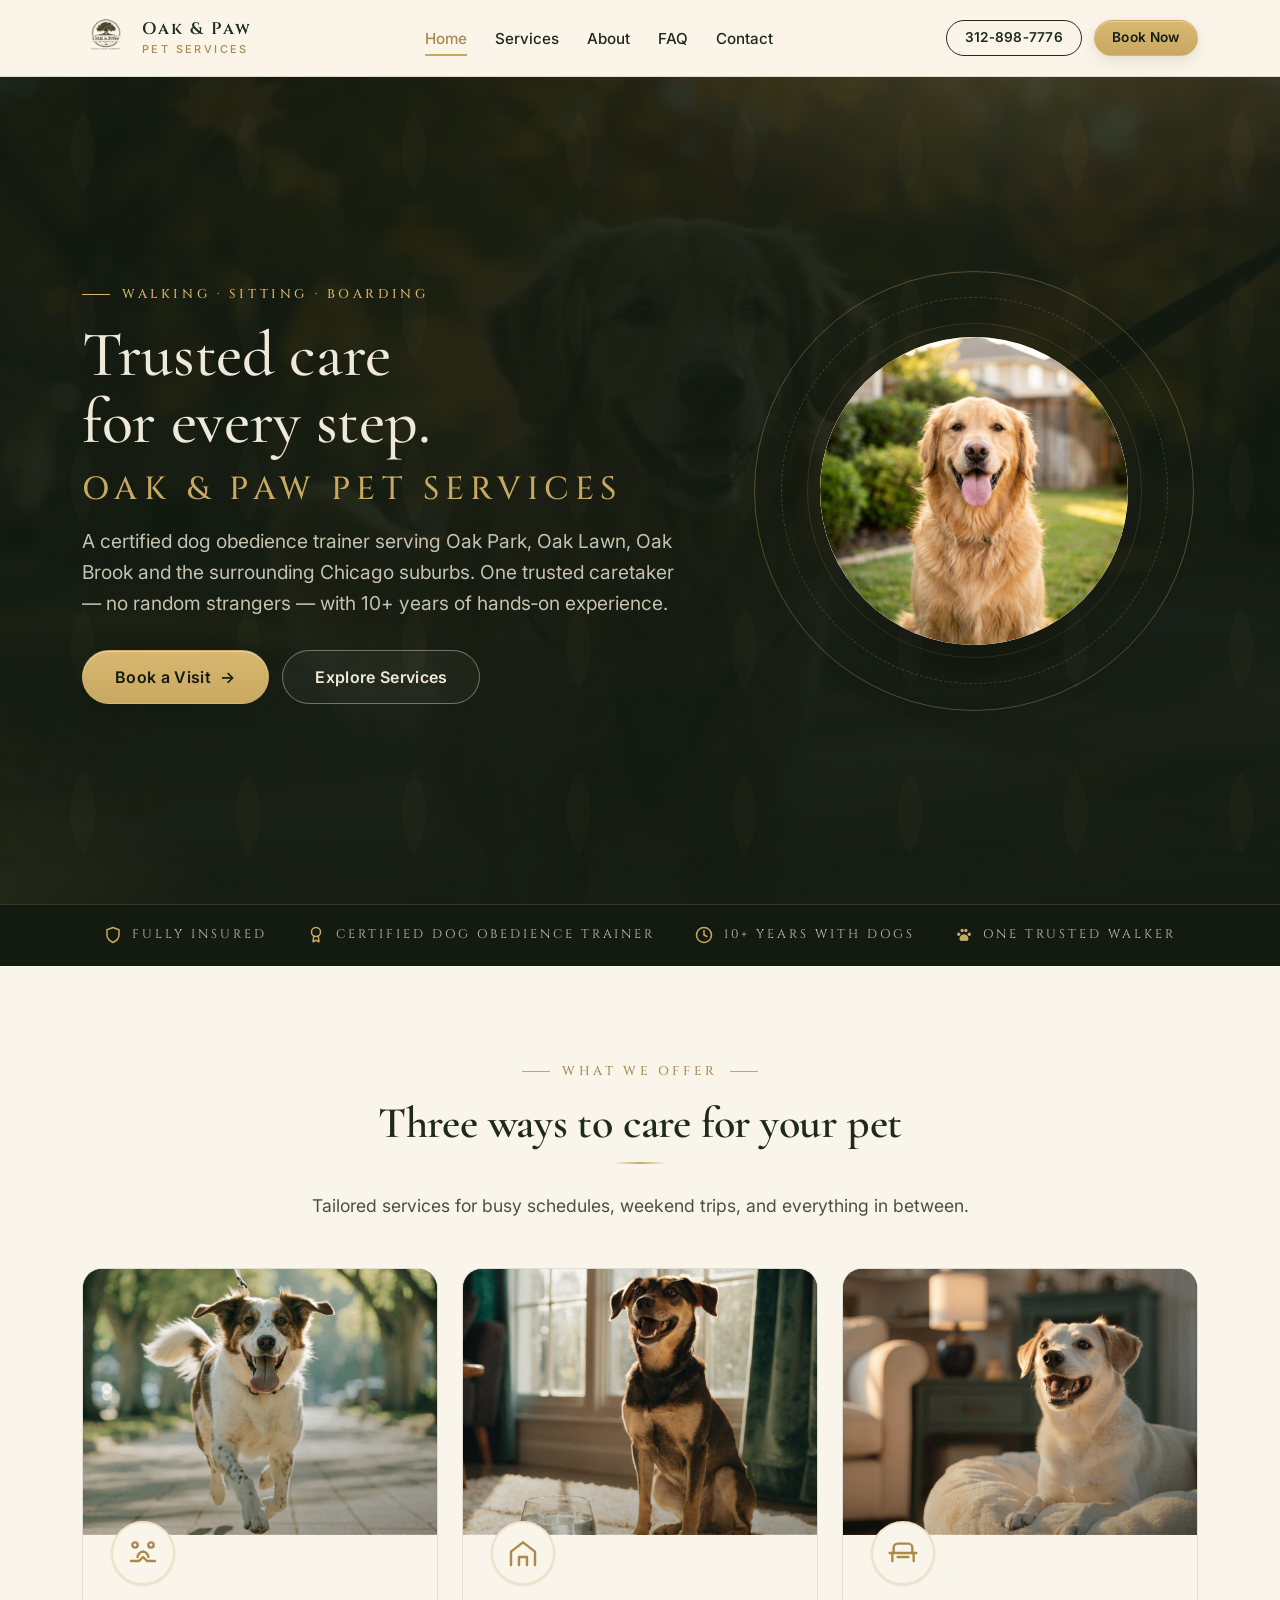
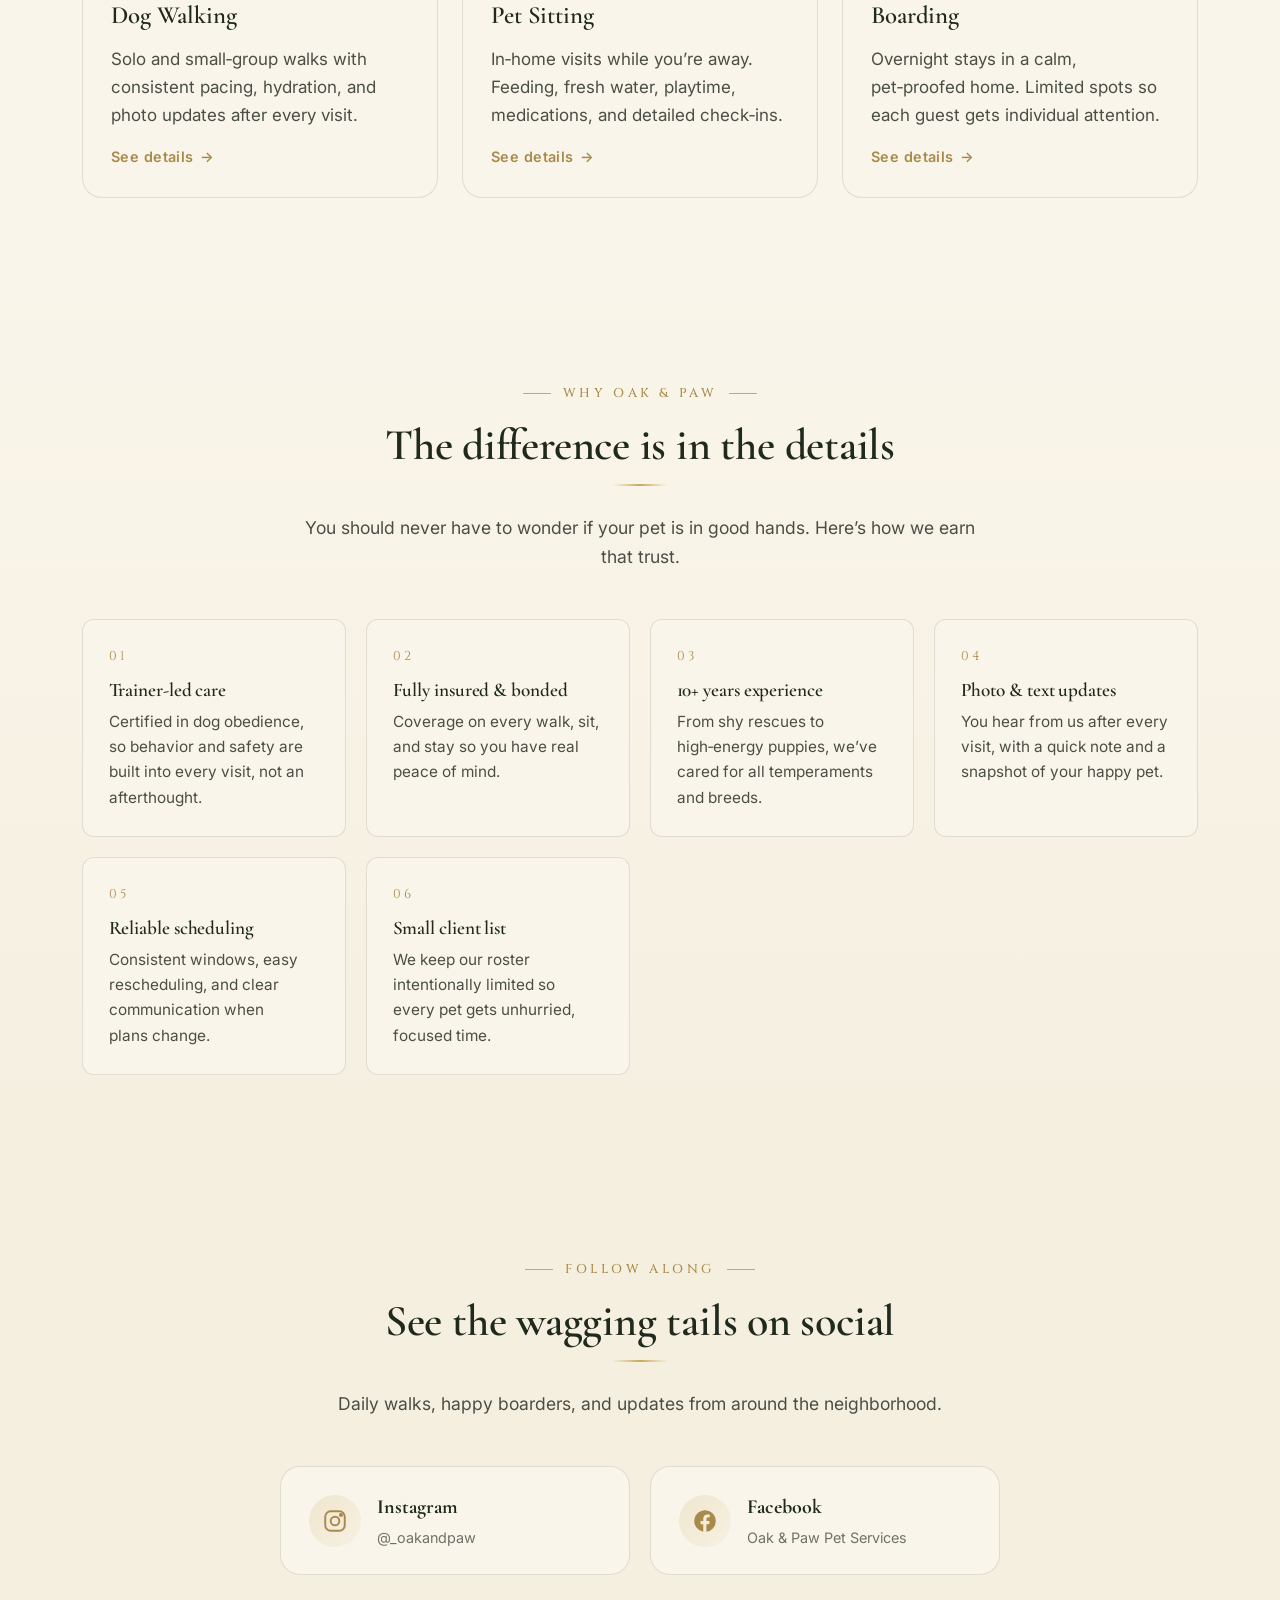
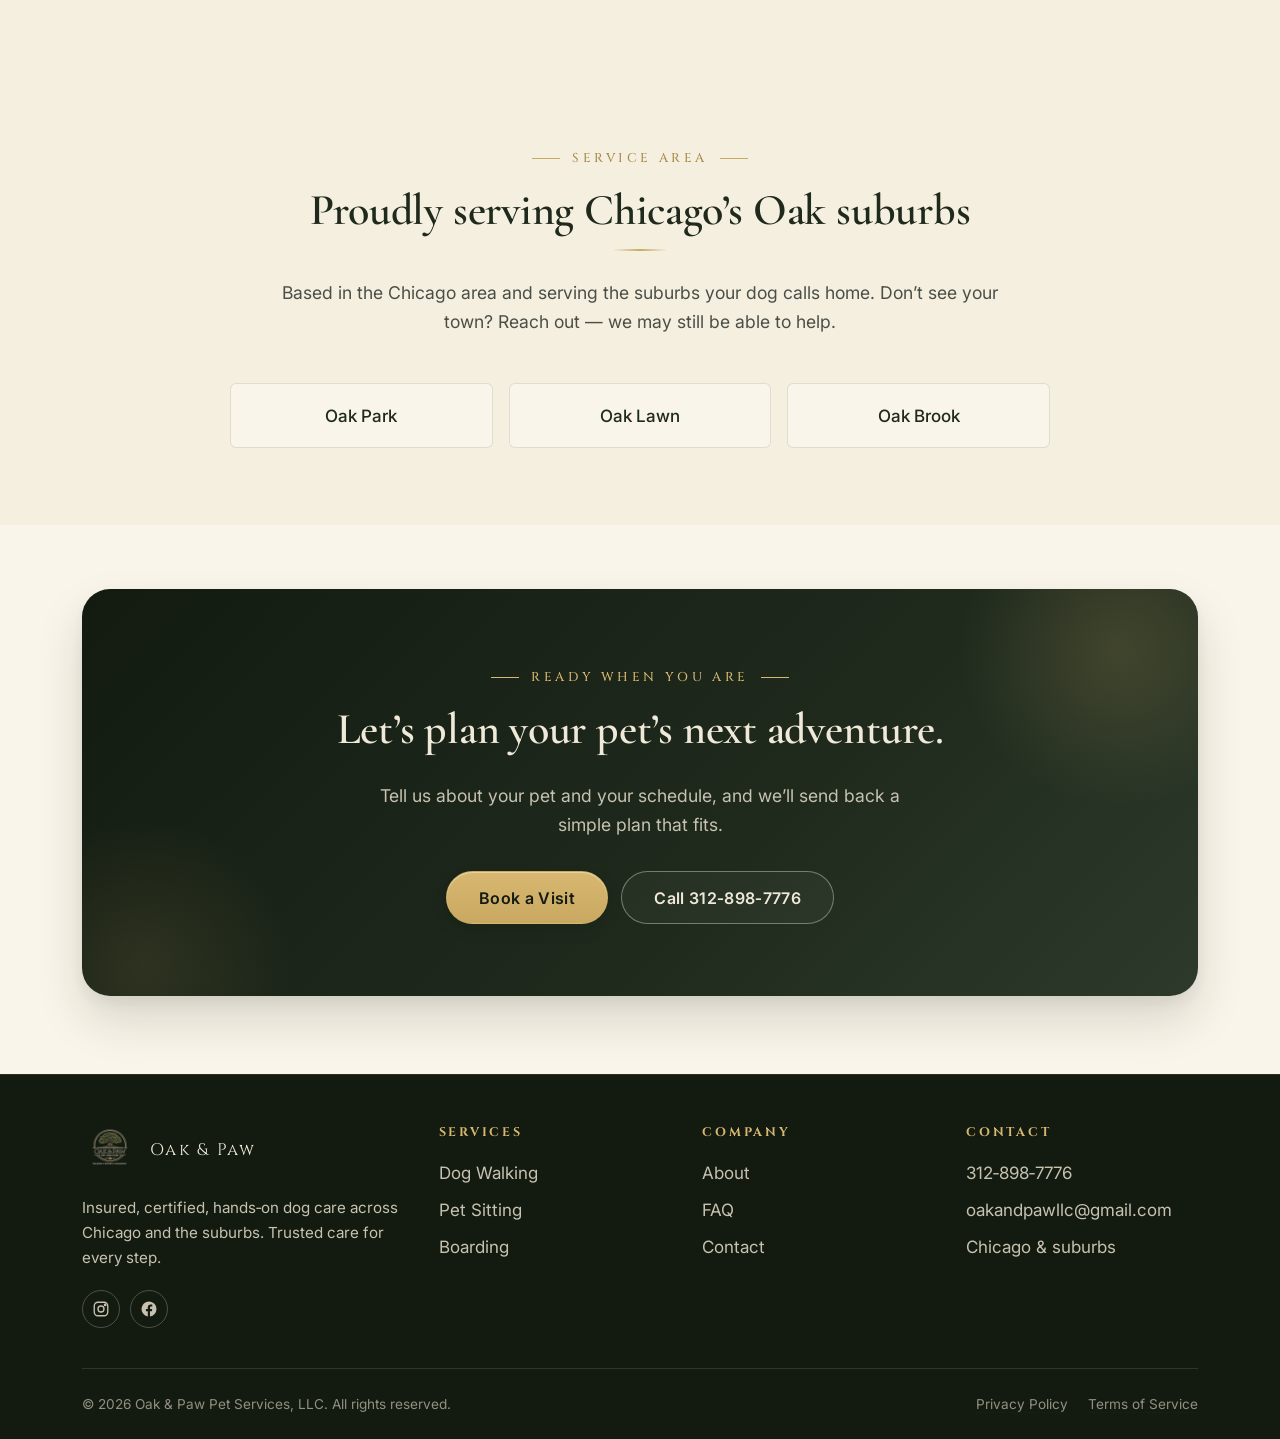
<file: index.html>
<!DOCTYPE html>
<html lang="en">
<head>
  <meta charset="UTF-8" />
  <script>document.documentElement.classList.add('js');</script>
  <meta name="viewport" content="width=device-width, initial-scale=1.0" />
  <meta name="theme-color" content="#FAF5EA" media="(prefers-color-scheme: light)" />
  <meta name="theme-color" content="#1F2A1D" media="(prefers-color-scheme: dark)" />
  <title>Oak &amp; Paw Pet Services — Dog Walking, Sitting &amp; Boarding | Oak Park · Oak Lawn · Oak Brook</title>
  <meta name="description" content="Insured, certified dog care serving Oak Park, Oak Lawn, Oak Brook and the Chicago suburbs. Dog walking, sitting, and boarding from a certified trainer with 10+ years of experience." />
  <link rel="canonical" href="https://oakandpaw.vercel.app/" />

  <meta property="og:type" content="website" />
  <meta property="og:title" content="Oak &amp; Paw Pet Services — Dog Walking, Sitting &amp; Boarding" />
  <meta property="og:description" content="Insured, certified dog care in Oak Park, Oak Lawn, Oak Brook, and the Chicago suburbs. One trusted caretaker with 10+ years of experience." />
  <meta property="og:url" content="https://oakandpaw.vercel.app/" />
  <meta property="og:image" content="https://oakandpaw.vercel.app/images/og.jpg" />
  <meta name="twitter:card" content="summary_large_image" />

  <link rel="icon" type="image/png" href="/images/logo.png" />
  <link rel="apple-touch-icon" href="/images/logo.png" />

  <link rel="preconnect" href="https://fonts.googleapis.com" />
  <link rel="preconnect" href="https://fonts.gstatic.com" crossorigin />
  <link rel="stylesheet" href="https://fonts.googleapis.com/css2?family=Cinzel:wght@400;500;600&family=Cormorant+Garamond:wght@500;600;700&family=Inter:wght@400;500;600;700&display=swap" />

  <link rel="stylesheet" href="styles.css" />

  <script type="application/ld+json">
  {
    "@context": "https://schema.org",
    "@type": "LocalBusiness",
    "@id": "https://oakandpaw.vercel.app/#business",
    "name": "Oak & Paw Pet Services",
    "image": "https://oakandpaw.vercel.app/images/logo.png",
    "logo": "https://oakandpaw.vercel.app/images/logo.png",
    "url": "https://oakandpaw.vercel.app/",
    "telephone": "+1-312-898-7776",
    "email": "oakandpawllc@gmail.com",
    "priceRange": "$$",
    "description": "Insured, certified dog care in Oak Park, Oak Lawn, Oak Brook, and the Chicago suburbs. Dog walking, sitting, and boarding with 10+ years of experience.",
    "address": { "@type": "PostalAddress", "addressLocality": "Chicago", "addressRegion": "IL", "addressCountry": "US" },
    "areaServed": [
      { "@type": "City", "name": "Oak Park, IL" },
      { "@type": "City", "name": "Oak Lawn, IL" },
      { "@type": "City", "name": "Oak Brook, IL" }
    ],
    "slogan": "Trusted care for every step.",
    "makesOffer": [
      { "@type": "Offer", "itemOffered": { "@type": "Service", "name": "Dog Walking" } },
      { "@type": "Offer", "itemOffered": { "@type": "Service", "name": "Pet Sitting" } },
      { "@type": "Offer", "itemOffered": { "@type": "Service", "name": "Pet Boarding" } }
    ]
  }
  </script>
</head>
<body>
  <header class="site-header" id="top">
    <div class="container nav">
      <a class="nav-brand" href="/" aria-label="Oak and Paw Pet Services — home">
        <img src="images/logo.png" alt="" width="48" height="48" />
        <span class="nav-brand-text">Oak &amp; Paw<small>Pet Services</small></span>
      </a>
      <button class="nav-toggle" aria-label="Toggle navigation" aria-expanded="false" aria-controls="primary-nav">
        <span></span>
      </button>
      <nav aria-label="Primary">
        <ul class="nav-list" id="primary-nav">
          <li><a href="/" aria-current="page">Home</a></li>
          <li><a href="services.html">Services</a></li>
          <li><a href="about.html">About</a></li>
          <li><a href="faq.html">FAQ</a></li>
          <li><a href="contact.html">Contact</a></li>
        </ul>
      </nav>
      <div class="nav-cta">
        <a class="btn btn-outline btn-sm" href="tel:+13128987776" aria-label="Call Oak and Paw">312‑898‑7776</a>
        <a class="btn btn-primary btn-sm" href="contact.html#book">Book Now</a>
      </div>
    </div>
  </header>

  <main id="main">
    <!-- HERO -->
    <section class="hero" aria-labelledby="hero-title">
      <div class="hero-video" aria-hidden="true">
        <video autoplay muted loop playsinline preload="metadata" poster="images/hero-poster.jpg">
          <source src="images/hero-loop.mp4" type="video/mp4" />
        </video>
      </div>
      <div class="container hero-inner">
        <div>
          <span class="eyebrow hero-eyebrow">Walking · Sitting · Boarding</span>
          <h1 id="hero-title">
            Trusted care<br/>for every step.
            <span class="accent">Oak &amp; Paw Pet Services</span>
          </h1>
          <p class="lead">A certified dog obedience trainer serving Oak Park, Oak Lawn, Oak Brook and the surrounding Chicago suburbs. One trusted caretaker — no random strangers — with 10+ years of hands‑on experience.</p>
          <div class="hero-actions">
            <a class="btn btn-primary btn-lg" href="contact.html#book">Book a Visit <span class="btn-arrow" aria-hidden="true">→</span></a>
            <a class="btn btn-ghost-light btn-lg" href="services.html">Explore Services</a>
          </div>
        </div>
        <div class="hero-media has-photo" aria-hidden="true">
          <div class="ring"></div>
          <div class="ring r2"></div>
          <div class="ring r3"></div>
          <div class="logo-wrap">
            <img src="images/hero.jpg" alt="" width="420" height="420" />
          </div>
        </div>
      </div>
    </section>

    <!-- TRUST -->
    <section class="trust" aria-label="Credentials">
      <div class="container">
        <ul class="trust-list">
          <li>
            <svg viewBox="0 0 24 24" fill="none" stroke="currentColor" stroke-width="2" stroke-linecap="round" stroke-linejoin="round" aria-hidden="true"><path d="M12 22s8-4 8-10V5l-8-3-8 3v7c0 6 8 10 8 10z"/></svg>
            Fully Insured
          </li>
          <li>
            <svg viewBox="0 0 24 24" fill="none" stroke="currentColor" stroke-width="2" stroke-linecap="round" stroke-linejoin="round" aria-hidden="true"><circle cx="12" cy="8" r="6"/><path d="M9 13l-1 8 4-2 4 2-1-8"/></svg>
            Certified Dog Obedience Trainer
          </li>
          <li>
            <svg viewBox="0 0 24 24" fill="none" stroke="currentColor" stroke-width="2" stroke-linecap="round" stroke-linejoin="round" aria-hidden="true"><circle cx="12" cy="12" r="10"/><polyline points="12 6 12 12 16 14"/></svg>
            10+ Years With Dogs
          </li>
          <li>
            <svg viewBox="0 0 24 24" fill="currentColor" aria-hidden="true"><circle cx="5" cy="11" r="2.2"/><circle cx="9.5" cy="6" r="2.2"/><circle cx="14.5" cy="6" r="2.2"/><circle cx="19" cy="11" r="2.2"/><path d="M12 11c-3 0-6 3-6 6 0 2 1.5 3 3 3 1 0 2-.5 3-.5s2 .5 3 .5c1.5 0 3-1 3-3 0-3-3-6-6-6z"/></svg>
            One Trusted Walker
          </li>
        </ul>
      </div>
    </section>

    <!-- SERVICES -->
    <section aria-labelledby="services-title">
      <div class="container">
        <div class="section-head reveal">
          <span class="eyebrow">What we offer</span>
          <h2 id="services-title">Three ways to care for your pet</h2>
          <p>Tailored services for busy schedules, weekend trips, and everything in between.</p>
        </div>
        <div class="service-grid">
          <a class="service-card has-media reveal" href="services.html#walking" style="--photo:url('images/walking.jpg')">
            <div class="service-card-media"></div>
            <div class="service-card-body">
              <div class="service-icon">
                <svg viewBox="0 0 24 24" fill="none" stroke="currentColor" stroke-width="1.8" stroke-linecap="round" stroke-linejoin="round" aria-hidden="true"><path d="M3 18h6l3-3 3 3h6"/><circle cx="6" cy="6" r="2"/><circle cx="18" cy="6" r="2"/><path d="M12 11c-2 0-4 2-4 4"/><path d="M12 11c2 0 4 2 4 4"/></svg>
              </div>
              <h3>Dog Walking</h3>
              <p>Solo and small‑group walks with consistent pacing, hydration, and photo updates after every visit.</p>
              <span class="more">See details <span aria-hidden="true">→</span></span>
            </div>
          </a>
          <a class="service-card has-media reveal" href="services.html#sitting" style="--photo:url('images/sitting.jpg')">
            <div class="service-card-media"></div>
            <div class="service-card-body">
              <div class="service-icon">
                <svg viewBox="0 0 24 24" fill="none" stroke="currentColor" stroke-width="1.8" stroke-linecap="round" stroke-linejoin="round" aria-hidden="true"><path d="M3 21V11l9-7 9 7v10"/><path d="M9 21v-6h6v6"/></svg>
              </div>
              <h3>Pet Sitting</h3>
              <p>In‑home visits while you’re away. Feeding, fresh water, playtime, medications, and detailed check‑ins.</p>
              <span class="more">See details <span aria-hidden="true">→</span></span>
            </div>
          </a>
          <a class="service-card has-media reveal" href="services.html#boarding" style="--photo:url('images/boarding.jpg')">
            <div class="service-card-media"></div>
            <div class="service-card-body">
              <div class="service-icon">
                <svg viewBox="0 0 24 24" fill="none" stroke="currentColor" stroke-width="1.8" stroke-linecap="round" stroke-linejoin="round" aria-hidden="true"><path d="M2 12h20"/><path d="M5 12V8a3 3 0 0 1 3-3h8a3 3 0 0 1 3 3v4"/><path d="M4 12v6"/><path d="M20 12v6"/><path d="M8 15h8"/></svg>
              </div>
              <h3>Boarding</h3>
              <p>Overnight stays in a calm, pet‑proofed home. Limited spots so each guest gets individual attention.</p>
              <span class="more">See details <span aria-hidden="true">→</span></span>
            </div>
          </a>
        </div>
      </div>
    </section>

    <!-- WHY US -->
    <section class="why" aria-labelledby="why-title">
      <div class="container">
        <div class="section-head reveal">
          <span class="eyebrow">Why Oak &amp; Paw</span>
          <h2 id="why-title">The difference is in the details</h2>
          <p>You should never have to wonder if your pet is in good hands. Here’s how we earn that trust.</p>
        </div>
        <div class="why-grid">
          <div class="why-item reveal">
            <span class="num">01</span>
            <h4>Trainer‑led care</h4>
            <p>Certified in dog obedience, so behavior and safety are built into every visit, not an afterthought.</p>
          </div>
          <div class="why-item reveal">
            <span class="num">02</span>
            <h4>Fully insured &amp; bonded</h4>
            <p>Coverage on every walk, sit, and stay so you have real peace of mind.</p>
          </div>
          <div class="why-item reveal">
            <span class="num">03</span>
            <h4>10+ years experience</h4>
            <p>From shy rescues to high‑energy puppies, we’ve cared for all temperaments and breeds.</p>
          </div>
          <div class="why-item reveal">
            <span class="num">04</span>
            <h4>Photo &amp; text updates</h4>
            <p>You hear from us after every visit, with a quick note and a snapshot of your happy pet.</p>
          </div>
          <div class="why-item reveal">
            <span class="num">05</span>
            <h4>Reliable scheduling</h4>
            <p>Consistent windows, easy rescheduling, and clear communication when plans change.</p>
          </div>
          <div class="why-item reveal">
            <span class="num">06</span>
            <h4>Small client list</h4>
            <p>We keep our roster intentionally limited so every pet gets unhurried, focused time.</p>
          </div>
        </div>
      </div>
    </section>

    <!-- FOLLOW / SOCIAL -->
    <section class="testimonials" aria-labelledby="follow-title">
      <div class="container">
        <div class="section-head reveal">
          <span class="eyebrow">Follow along</span>
          <h2 id="follow-title">See the wagging tails on social</h2>
          <p>Daily walks, happy boarders, and updates from around the neighborhood.</p>
        </div>
        <div class="social-cta reveal">
          <a class="social-card" href="https://instagram.com/_oakandpaw" target="_blank" rel="noopener">
            <span class="social-icon">
              <svg viewBox="0 0 24 24" fill="none" stroke="currentColor" stroke-width="1.8" stroke-linecap="round" stroke-linejoin="round" aria-hidden="true"><rect x="3" y="3" width="18" height="18" rx="5"/><circle cx="12" cy="12" r="4"/><circle cx="17.5" cy="6.5" r="1" fill="currentColor"/></svg>
            </span>
            <div>
              <strong>Instagram</strong>
              <span>@_oakandpaw</span>
            </div>
          </a>
          <a class="social-card" href="https://www.facebook.com/share/1EboSwb1is/?mibextid=wwXIfr" target="_blank" rel="noopener">
            <span class="social-icon">
              <svg viewBox="0 0 24 24" fill="currentColor" aria-hidden="true"><path d="M22 12a10 10 0 1 0-11.6 9.9v-7H7.9V12h2.5V9.8c0-2.5 1.5-3.9 3.8-3.9 1.1 0 2.2.2 2.2.2v2.5h-1.3c-1.3 0-1.7.8-1.7 1.6V12h2.9l-.5 2.9h-2.5v7A10 10 0 0 0 22 12z"/></svg>
            </span>
            <div>
              <strong>Facebook</strong>
              <span>Oak &amp; Paw Pet Services</span>
            </div>
          </a>
        </div>
      </div>
    </section>

    <!-- SERVICE AREA -->
    <section class="area" aria-labelledby="area-title">
      <div class="container">
        <div class="section-head reveal">
          <span class="eyebrow">Service area</span>
          <h2 id="area-title">Proudly serving Chicago’s Oak suburbs</h2>
          <p>Based in the Chicago area and serving the suburbs your dog calls home. Don’t see your town? Reach out — we may still be able to help.</p>
        </div>
        <ul class="area-grid reveal" role="list">
          <li>Oak Park</li>
          <li>Oak Lawn</li>
          <li>Oak Brook</li>
        </ul>
      </div>
    </section>

    <!-- CTA -->
    <div class="container">
      <section class="cta-banner reveal" aria-labelledby="cta-title">
        <span class="eyebrow hero-eyebrow">Ready when you are</span>
        <h2 id="cta-title">Let’s plan your pet’s next adventure.</h2>
        <p>Tell us about your pet and your schedule, and we’ll send back a simple plan that fits.</p>
        <div class="cta-actions">
          <a class="btn btn-primary btn-lg" href="contact.html#book">Book a Visit</a>
          <a class="btn btn-ghost-light btn-lg" href="tel:+13128987776">Call 312‑898‑7776</a>
        </div>
      </section>
    </div>
  </main>

  <footer class="site-footer">
    <div class="container">
      <div class="footer-grid">
        <div>
          <div class="footer-brand">
            <img src="images/logo.png" alt="" width="56" height="56" />
            <span class="name">Oak &amp; Paw</span>
          </div>
          <p class="footer-tagline">Insured, certified, hands‑on dog care across Chicago and the suburbs. Trusted care for every step.</p>
          <div class="footer-social">
            <a href="https://instagram.com/_oakandpaw" aria-label="Instagram" target="_blank" rel="noopener">
              <svg viewBox="0 0 24 24" fill="none" stroke="currentColor" stroke-width="1.8" stroke-linecap="round" stroke-linejoin="round" aria-hidden="true"><rect x="3" y="3" width="18" height="18" rx="5"/><circle cx="12" cy="12" r="4"/><circle cx="17.5" cy="6.5" r="1" fill="currentColor"/></svg>
            </a>
            <a href="https://www.facebook.com/share/1EboSwb1is/?mibextid=wwXIfr" aria-label="Facebook" target="_blank" rel="noopener">
              <svg viewBox="0 0 24 24" fill="currentColor" aria-hidden="true"><path d="M22 12a10 10 0 1 0-11.6 9.9v-7H7.9V12h2.5V9.8c0-2.5 1.5-3.9 3.8-3.9 1.1 0 2.2.2 2.2.2v2.5h-1.3c-1.3 0-1.7.8-1.7 1.6V12h2.9l-.5 2.9h-2.5v7A10 10 0 0 0 22 12z"/></svg>
            </a>
          </div>
        </div>
        <div class="footer-col">
          <h5>Services</h5>
          <ul>
            <li><a href="services.html#walking">Dog Walking</a></li>
            <li><a href="services.html#sitting">Pet Sitting</a></li>
            <li><a href="services.html#boarding">Boarding</a></li>
          </ul>
        </div>
        <div class="footer-col">
          <h5>Company</h5>
          <ul>
            <li><a href="about.html">About</a></li>
            <li><a href="faq.html">FAQ</a></li>
            <li><a href="contact.html">Contact</a></li>
          </ul>
        </div>
        <div class="footer-col">
          <h5>Contact</h5>
          <ul>
            <li><a href="tel:+13128987776">312‑898‑7776</a></li>
            <li><a href="mailto:oakandpawllc@gmail.com">oakandpawllc@gmail.com</a></li>
            <li>Chicago &amp; suburbs</li>
          </ul>
        </div>
      </div>
      <div class="footer-bottom">
        <span>© <span id="year"></span> Oak &amp; Paw Pet Services, LLC. All rights reserved.</span>
        <nav class="footer-legal" aria-label="Legal">
          <a href="privacy-policy.html">Privacy Policy</a>
          <a href="terms-of-service.html">Terms of Service</a>
        </nav>
      </div>
    </div>
  </footer>

  <script src="script.js" defer></script>
</body>
</html>
</file>
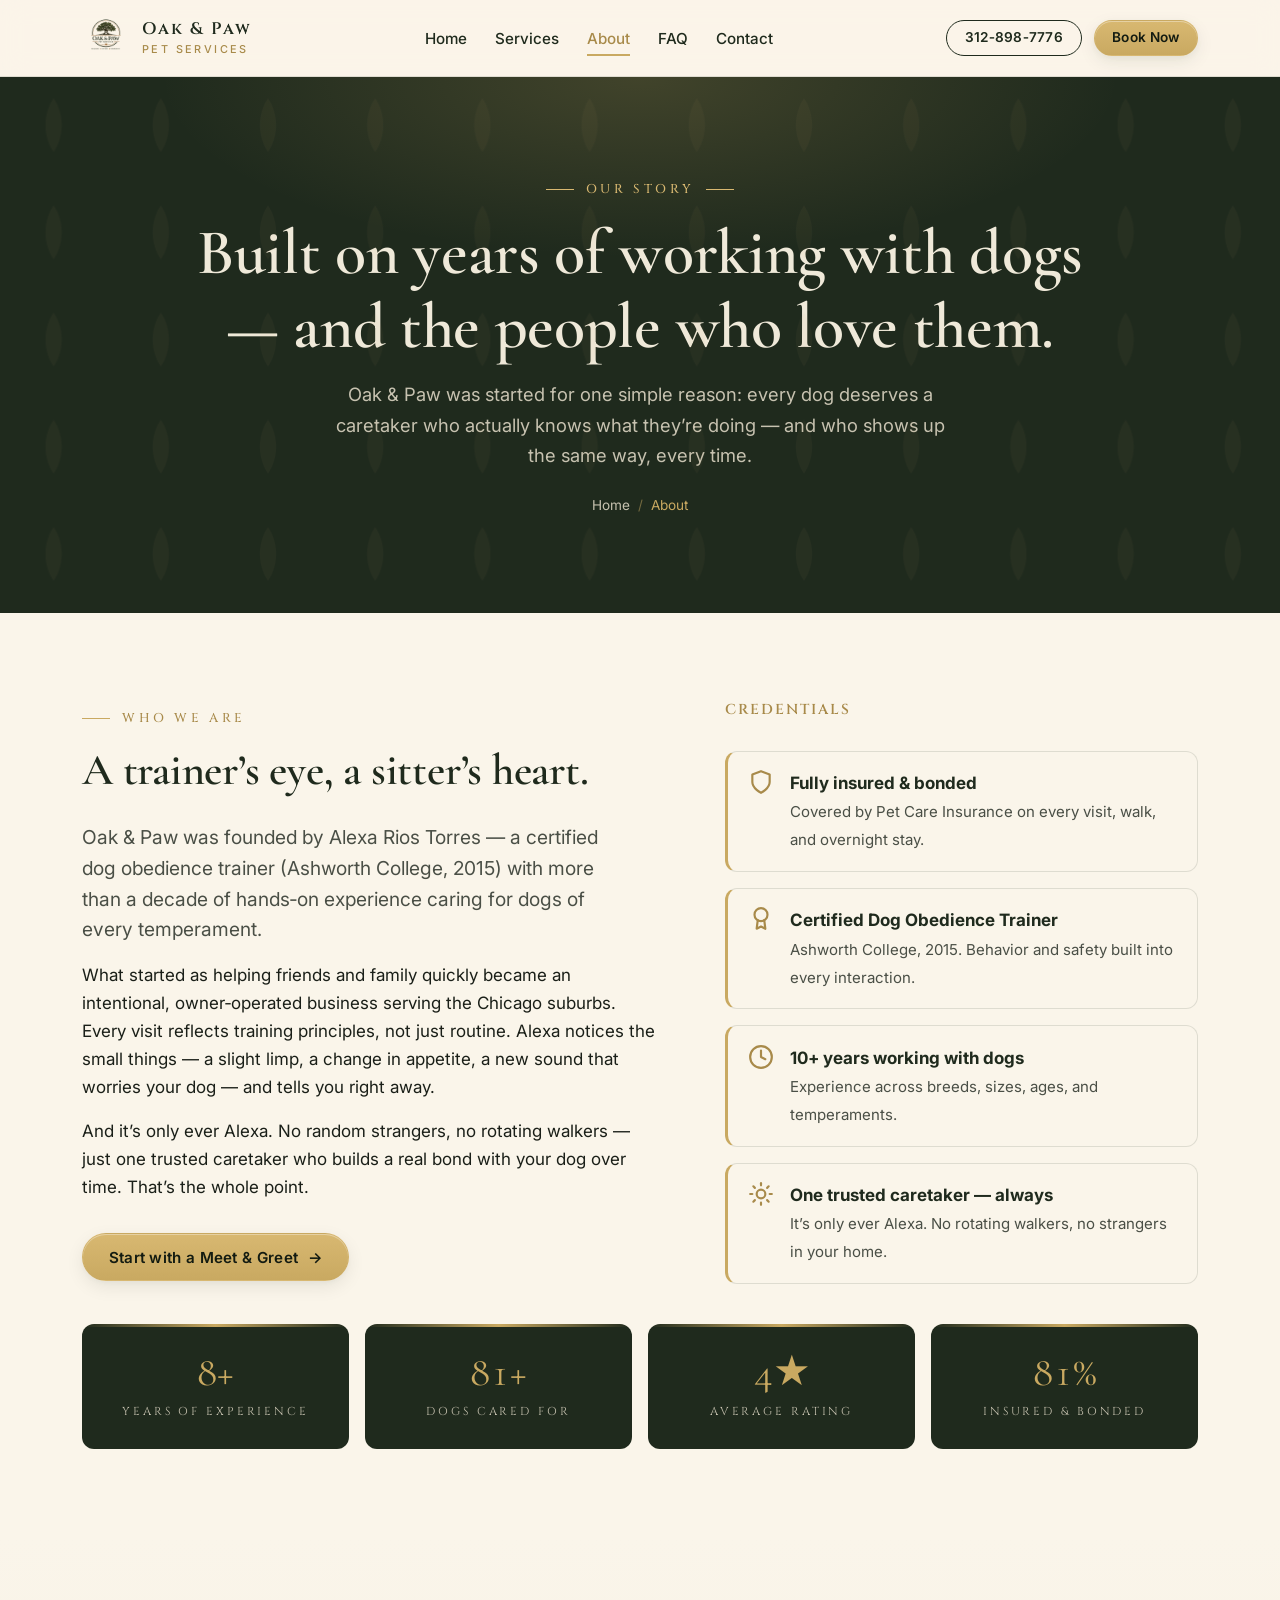
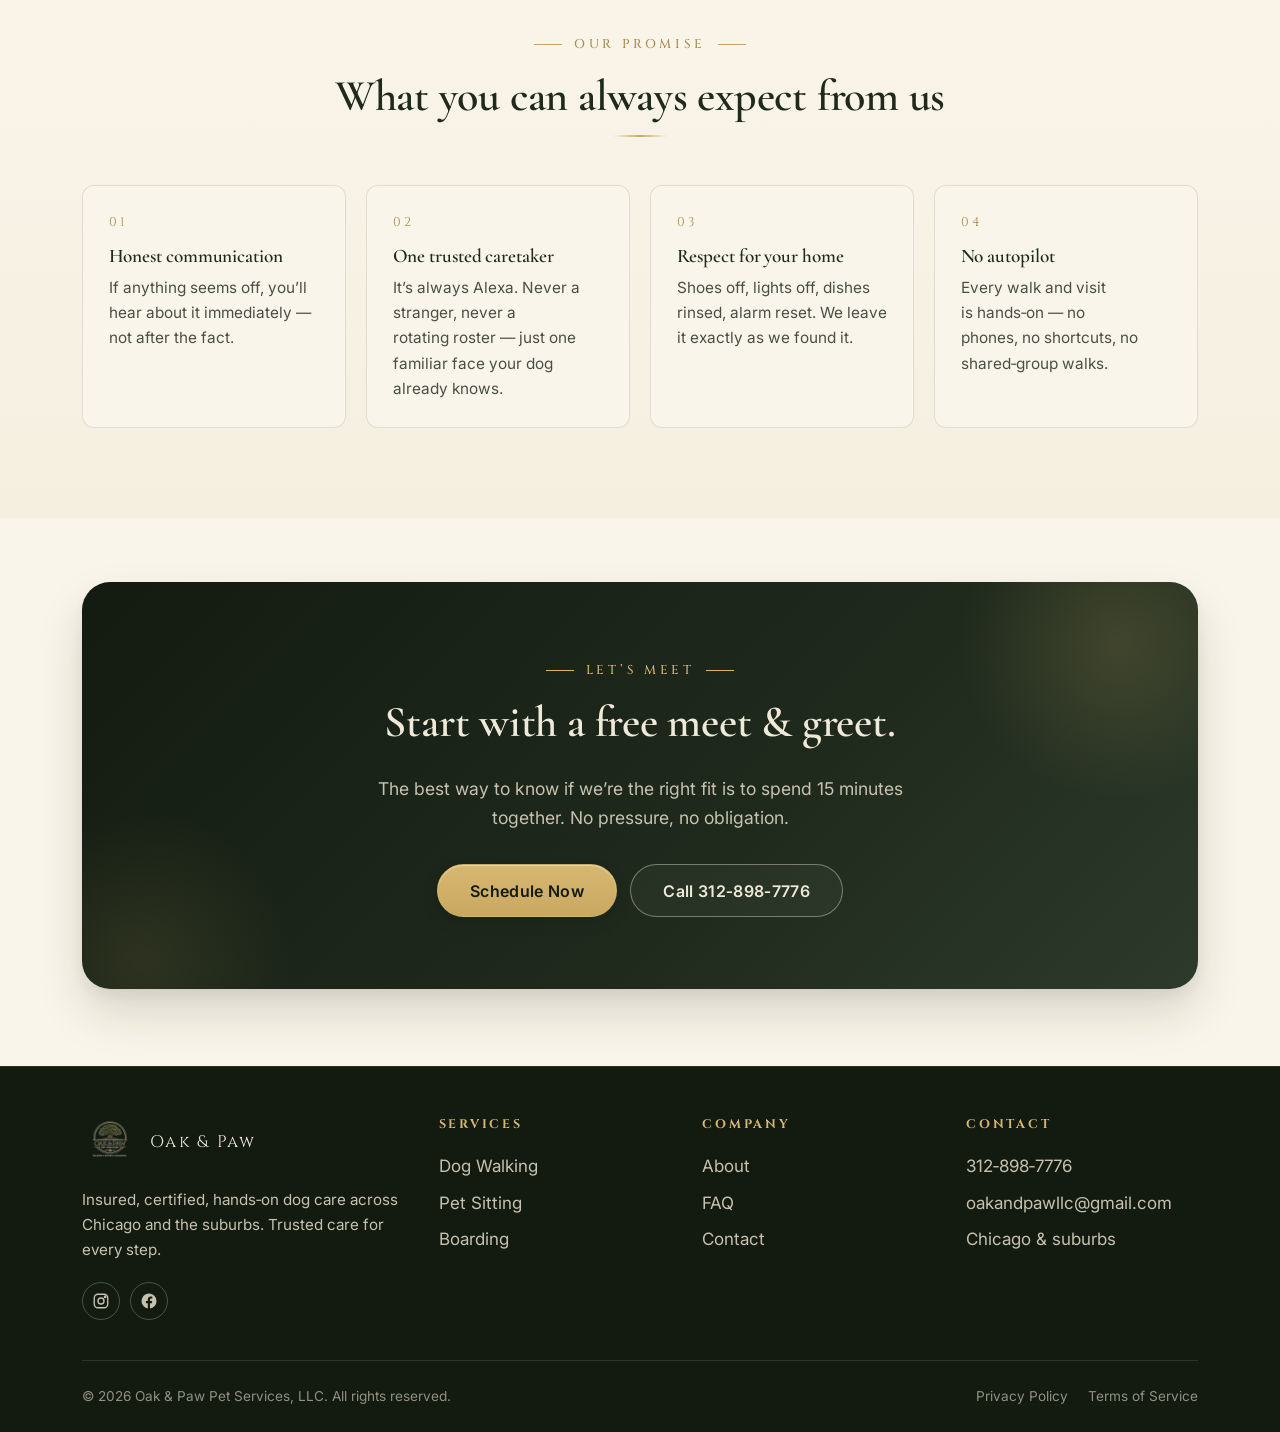
<file: about.html>
<!DOCTYPE html>
<html lang="en">
<head>
  <meta charset="UTF-8" />
  <script>document.documentElement.classList.add('js');</script>
  <meta name="viewport" content="width=device-width, initial-scale=1.0" />
  <meta name="theme-color" content="#FAF5EA" media="(prefers-color-scheme: light)" />
  <meta name="theme-color" content="#1F2A1D" media="(prefers-color-scheme: dark)" />
  <title>About — Oak &amp; Paw | Alexa Rios Torres, Certified Dog Trainer (Chicago Suburbs)</title>
  <meta name="description" content="Meet Alexa Rios Torres — certified dog obedience trainer (Ashworth College, 2015) with 10+ years caring for dogs across the Chicago suburbs. Insured, bonded, and the only caretaker your dog will ever meet." />
  <link rel="canonical" href="https://oakandpaw.vercel.app/about.html" />

  <meta property="og:type" content="website" />
  <meta property="og:title" content="About — Oak &amp; Paw Pet Services" />
  <meta property="og:description" content="Meet Alexa Rios Torres — certified dog obedience trainer with 10+ years caring for dogs across the Chicago suburbs." />
  <meta property="og:url" content="https://oakandpaw.vercel.app/about.html" />
  <meta property="og:image" content="https://oakandpaw.vercel.app/images/og.jpg" />

  <link rel="icon" type="image/png" href="/images/logo.png" />
  <link rel="apple-touch-icon" href="/images/logo.png" />

  <link rel="preconnect" href="https://fonts.googleapis.com" />
  <link rel="preconnect" href="https://fonts.gstatic.com" crossorigin />
  <link rel="stylesheet" href="https://fonts.googleapis.com/css2?family=Cinzel:wght@400;500;600&family=Cormorant+Garamond:wght@500;600;700&family=Inter:wght@400;500;600;700&display=swap" />
  <link rel="stylesheet" href="styles.css" />
</head>
<body>
  <header class="site-header">
    <div class="container nav">
      <a class="nav-brand" href="/" aria-label="Oak and Paw Pet Services — home">
        <img src="images/logo.png" alt="" width="48" height="48" />
        <span class="nav-brand-text">Oak &amp; Paw<small>Pet Services</small></span>
      </a>
      <button class="nav-toggle" aria-label="Toggle navigation" aria-expanded="false" aria-controls="primary-nav">
        <span></span>
      </button>
      <nav aria-label="Primary">
        <ul class="nav-list" id="primary-nav">
          <li><a href="/">Home</a></li>
          <li><a href="services.html">Services</a></li>
          <li><a href="about.html" aria-current="page">About</a></li>
          <li><a href="faq.html">FAQ</a></li>
          <li><a href="contact.html">Contact</a></li>
        </ul>
      </nav>
      <div class="nav-cta">
        <a class="btn btn-outline btn-sm" href="tel:+13128987776">312‑898‑7776</a>
        <a class="btn btn-primary btn-sm" href="contact.html#book">Book Now</a>
      </div>
    </div>
  </header>

  <main id="main">
    <section class="page-hero">
      <div class="container">
        <span class="eyebrow">Our story</span>
        <h1>Built on years of working with dogs — and the people who love them.</h1>
        <p>Oak &amp; Paw was started for one simple reason: every dog deserves a caretaker who actually knows what they’re doing — and who shows up the same way, every time.</p>
        <ul class="breadcrumbs">
          <li><a href="/">Home</a></li>
          <li aria-current="page">About</li>
        </ul>
      </div>
    </section>

    <section aria-labelledby="story-title">
      <div class="container">
        <div class="about-grid">
          <div class="reveal">
            <span class="eyebrow">Who we are</span>
            <h2 id="story-title">A trainer’s eye, a sitter’s heart.</h2>
            <p class="lead">Oak &amp; Paw was founded by Alexa Rios Torres — a certified dog obedience trainer (Ashworth College, 2015) with more than a decade of hands‑on experience caring for dogs of every temperament.</p>
            <p>What started as helping friends and family quickly became an intentional, owner‑operated business serving the Chicago suburbs. Every visit reflects training principles, not just routine. Alexa notices the small things — a slight limp, a change in appetite, a new sound that worries your dog — and tells you right away.</p>
            <p>And it’s only ever Alexa. No random strangers, no rotating walkers — just one trusted caretaker who builds a real bond with your dog over time. That’s the whole point.</p>
            <a class="btn btn-primary" href="contact.html#book" style="margin-top: 1rem;">Start with a Meet &amp; Greet <span class="btn-arrow" aria-hidden="true">→</span></a>
          </div>
          <aside class="reveal">
            <h3 style="font-family: var(--ff-display); letter-spacing: .14em; text-transform: uppercase; font-size: .9rem; color: var(--gold-deep);">Credentials</h3>
            <ul class="credentials">
              <li>
                <svg viewBox="0 0 24 24" fill="none" stroke="currentColor" stroke-width="2" stroke-linecap="round" stroke-linejoin="round" aria-hidden="true"><path d="M12 22s8-4 8-10V5l-8-3-8 3v7c0 6 8 10 8 10z"/></svg>
                <div><strong>Fully insured &amp; bonded</strong><span>Covered by Pet Care Insurance on every visit, walk, and overnight stay.</span></div>
              </li>
              <li>
                <svg viewBox="0 0 24 24" fill="none" stroke="currentColor" stroke-width="2" stroke-linecap="round" stroke-linejoin="round" aria-hidden="true"><circle cx="12" cy="8" r="6"/><path d="M9 13l-1 8 4-2 4 2-1-8"/></svg>
                <div><strong>Certified Dog Obedience Trainer</strong><span>Ashworth College, 2015. Behavior and safety built into every interaction.</span></div>
              </li>
              <li>
                <svg viewBox="0 0 24 24" fill="none" stroke="currentColor" stroke-width="2" stroke-linecap="round" stroke-linejoin="round" aria-hidden="true"><circle cx="12" cy="12" r="10"/><polyline points="12 6 12 12 16 14"/></svg>
                <div><strong>10+ years working with dogs</strong><span>Experience across breeds, sizes, ages, and temperaments.</span></div>
              </li>
              <li>
                <svg viewBox="0 0 24 24" fill="none" stroke="currentColor" stroke-width="2" stroke-linecap="round" stroke-linejoin="round" aria-hidden="true"><circle cx="12" cy="12" r="4"/><path d="M12 2v2"/><path d="M12 20v2"/><path d="M4.93 4.93l1.41 1.41"/><path d="M17.66 17.66l1.41 1.41"/><path d="M2 12h2"/><path d="M20 12h2"/><path d="M6.34 17.66l-1.41 1.41"/><path d="M19.07 4.93l-1.41 1.41"/></svg>
                <div><strong>One trusted caretaker — always</strong><span>It’s only ever Alexa. No rotating walkers, no strangers in your home.</span></div>
              </li>
            </ul>
          </aside>
        </div>

        <div class="stat-strip">
          <div class="stat reveal"><span class="num">10+</span><span class="label">Years of experience</span></div>
          <div class="stat reveal"><span class="num">100+</span><span class="label">Dogs cared for</span></div>
          <div class="stat reveal"><span class="num">5★</span><span class="label">Average rating</span></div>
          <div class="stat reveal"><span class="num">100%</span><span class="label">Insured &amp; bonded</span></div>
        </div>
      </div>
    </section>

    <section class="why" aria-labelledby="promise-title">
      <div class="container">
        <div class="section-head reveal">
          <span class="eyebrow">Our promise</span>
          <h2 id="promise-title">What you can always expect from us</h2>
        </div>
        <div class="why-grid">
          <div class="why-item reveal"><span class="num">01</span><h4>Honest communication</h4><p>If anything seems off, you’ll hear about it immediately — not after the fact.</p></div>
          <div class="why-item reveal"><span class="num">02</span><h4>One trusted caretaker</h4><p>It’s always Alexa. Never a stranger, never a rotating roster — just one familiar face your dog already knows.</p></div>
          <div class="why-item reveal"><span class="num">03</span><h4>Respect for your home</h4><p>Shoes off, lights off, dishes rinsed, alarm reset. We leave it exactly as we found it.</p></div>
          <div class="why-item reveal"><span class="num">04</span><h4>No autopilot</h4><p>Every walk and visit is hands‑on — no phones, no shortcuts, no shared‑group walks.</p></div>
        </div>
      </div>
    </section>

    <div class="container">
      <section class="cta-banner reveal" aria-labelledby="about-cta">
        <span class="eyebrow hero-eyebrow">Let’s meet</span>
        <h2 id="about-cta">Start with a free meet &amp; greet.</h2>
        <p>The best way to know if we’re the right fit is to spend 15 minutes together. No pressure, no obligation.</p>
        <div class="cta-actions">
          <a class="btn btn-primary btn-lg" href="contact.html#book">Schedule Now</a>
          <a class="btn btn-ghost-light btn-lg" href="tel:+13128987776">Call 312‑898‑7776</a>
        </div>
      </section>
    </div>
  </main>

  <footer class="site-footer">
    <div class="container">
      <div class="footer-grid">
        <div>
          <div class="footer-brand">
            <img src="images/logo.png" alt="" width="56" height="56" />
            <span class="name">Oak &amp; Paw</span>
          </div>
          <p class="footer-tagline">Insured, certified, hands‑on dog care across Chicago and the suburbs. Trusted care for every step.</p>
          <div class="footer-social">
            <a href="https://instagram.com/_oakandpaw" aria-label="Instagram" target="_blank" rel="noopener">
              <svg viewBox="0 0 24 24" fill="none" stroke="currentColor" stroke-width="1.8" stroke-linecap="round" stroke-linejoin="round" aria-hidden="true"><rect x="3" y="3" width="18" height="18" rx="5"/><circle cx="12" cy="12" r="4"/><circle cx="17.5" cy="6.5" r="1" fill="currentColor"/></svg>
            </a>
            <a href="https://www.facebook.com/share/1EboSwb1is/?mibextid=wwXIfr" aria-label="Facebook" target="_blank" rel="noopener">
              <svg viewBox="0 0 24 24" fill="currentColor" aria-hidden="true"><path d="M22 12a10 10 0 1 0-11.6 9.9v-7H7.9V12h2.5V9.8c0-2.5 1.5-3.9 3.8-3.9 1.1 0 2.2.2 2.2.2v2.5h-1.3c-1.3 0-1.7.8-1.7 1.6V12h2.9l-.5 2.9h-2.5v7A10 10 0 0 0 22 12z"/></svg>
            </a>
          </div>
        </div>
        <div class="footer-col"><h5>Services</h5><ul>
          <li><a href="services.html#walking">Dog Walking</a></li>
          <li><a href="services.html#sitting">Pet Sitting</a></li>
          <li><a href="services.html#boarding">Boarding</a></li>
        </ul></div>
        <div class="footer-col"><h5>Company</h5><ul>
          <li><a href="about.html">About</a></li>
          <li><a href="faq.html">FAQ</a></li>
          <li><a href="contact.html">Contact</a></li>
        </ul></div>
        <div class="footer-col"><h5>Contact</h5><ul>
          <li><a href="tel:+13128987776">312‑898‑7776</a></li>
          <li><a href="mailto:oakandpawllc@gmail.com">oakandpawllc@gmail.com</a></li>
          <li>Chicago &amp; suburbs</li>
        </ul></div>
      </div>
      <div class="footer-bottom">
        <span>© <span id="year"></span> Oak &amp; Paw Pet Services, LLC. All rights reserved.</span>
        <nav class="footer-legal" aria-label="Legal">
          <a href="privacy-policy.html">Privacy Policy</a>
          <a href="terms-of-service.html">Terms of Service</a>
        </nav>
      </div>
    </div>
  </footer>

  <script src="script.js" defer></script>
</body>
</html>
</file>
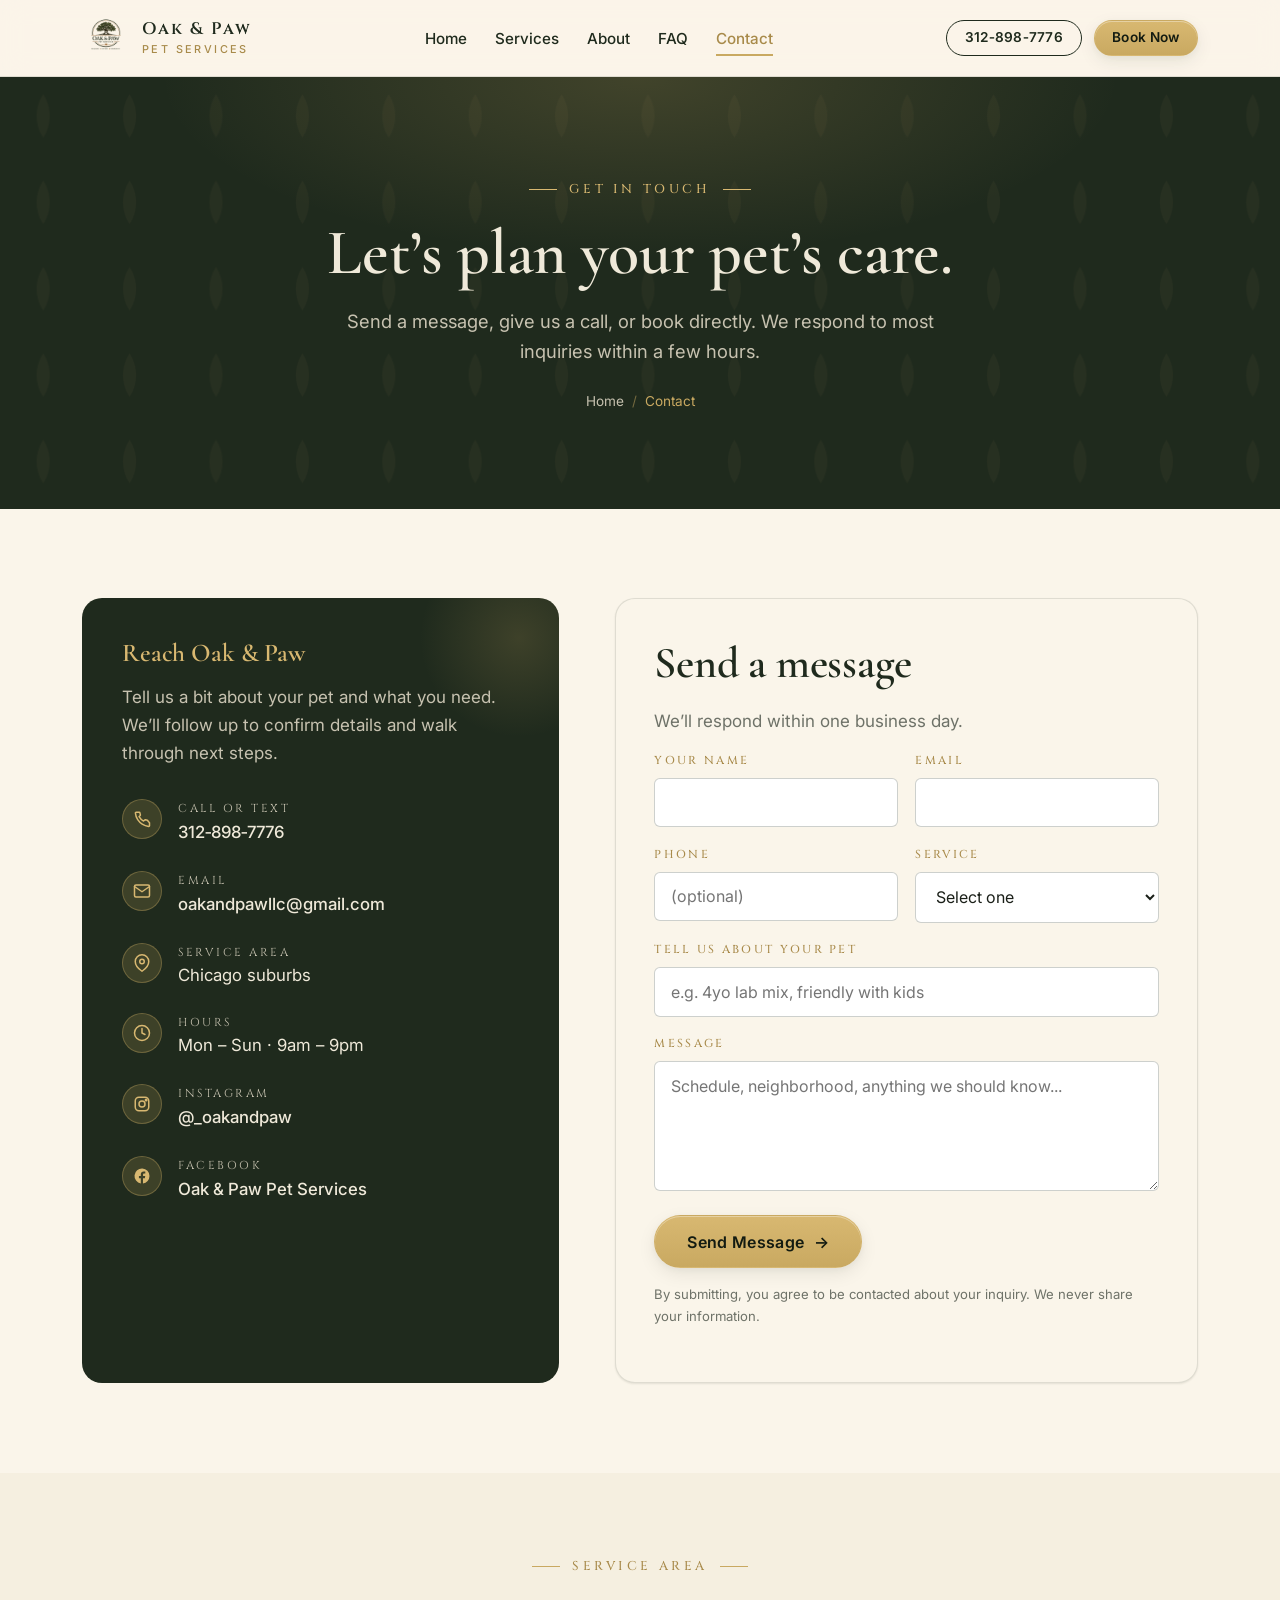
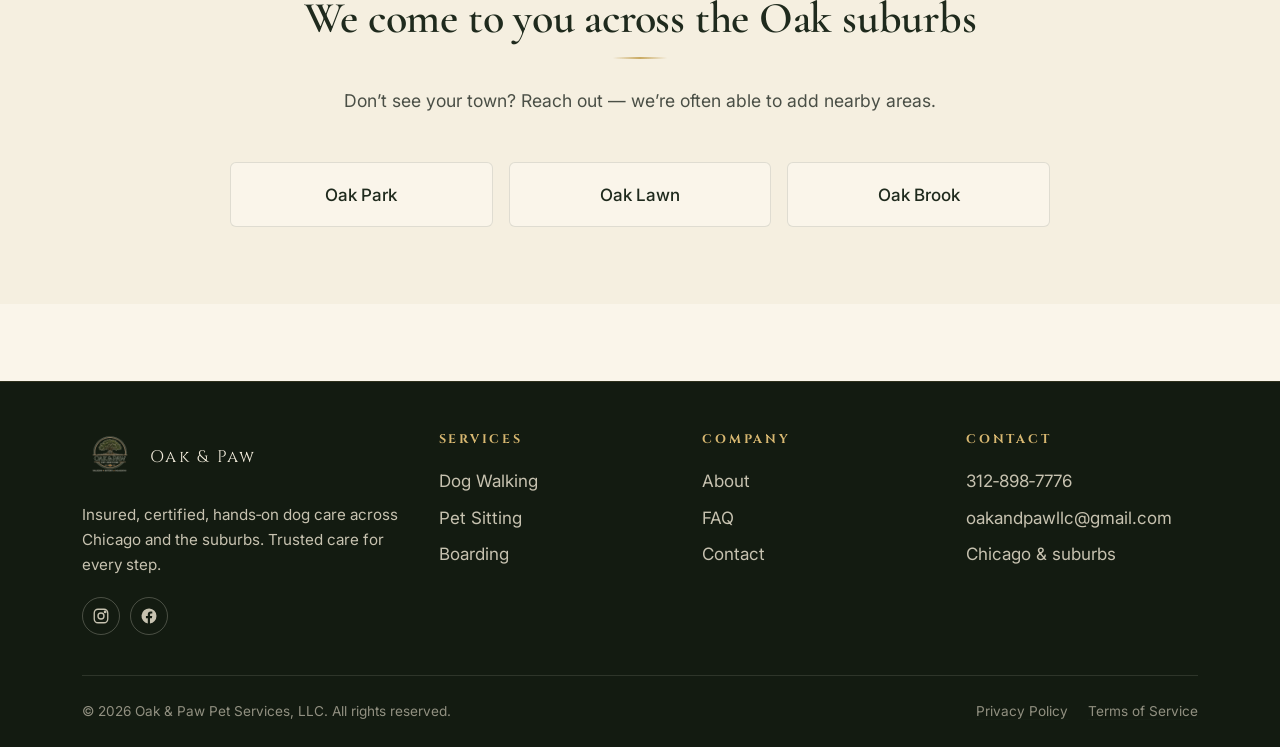
<file: contact.html>
<!DOCTYPE html>
<html lang="en">
<head>
  <meta charset="UTF-8" />
  <script>document.documentElement.classList.add('js');</script>
  <meta name="viewport" content="width=device-width, initial-scale=1.0" />
  <meta name="theme-color" content="#FAF5EA" media="(prefers-color-scheme: light)" />
  <meta name="theme-color" content="#1F2A1D" media="(prefers-color-scheme: dark)" />
  <title>Contact &amp; Book — Oak &amp; Paw | Oak Park · Oak Lawn · Oak Brook</title>
  <meta name="description" content="Book dog walking, sitting, or boarding with Oak &amp; Paw across Oak Park, Oak Lawn, Oak Brook and nearby Chicago suburbs. Call or text 312‑898‑7776." />
  <link rel="canonical" href="https://oakandpaw.vercel.app/contact.html" />

  <meta property="og:type" content="website" />
  <meta property="og:title" content="Contact &amp; Book — Oak &amp; Paw Pet Services" />
  <meta property="og:description" content="Book dog walking, sitting, or boarding with Oak &amp; Paw across the Chicago suburbs. Insured, certified care." />
  <meta property="og:url" content="https://oakandpaw.vercel.app/contact.html" />
  <meta property="og:image" content="https://oakandpaw.vercel.app/images/og.jpg" />

  <link rel="icon" type="image/png" href="/images/logo.png" />
  <link rel="apple-touch-icon" href="/images/logo.png" />

  <link rel="preconnect" href="https://fonts.googleapis.com" />
  <link rel="preconnect" href="https://fonts.gstatic.com" crossorigin />
  <link rel="stylesheet" href="https://fonts.googleapis.com/css2?family=Cinzel:wght@400;500;600&family=Cormorant+Garamond:wght@500;600;700&family=Inter:wght@400;500;600;700&display=swap" />
  <link rel="stylesheet" href="styles.css" />
</head>
<body>
  <header class="site-header">
    <div class="container nav">
      <a class="nav-brand" href="/" aria-label="Oak and Paw Pet Services — home">
        <img src="images/logo.png" alt="" width="48" height="48" />
        <span class="nav-brand-text">Oak &amp; Paw<small>Pet Services</small></span>
      </a>
      <button class="nav-toggle" aria-label="Toggle navigation" aria-expanded="false" aria-controls="primary-nav">
        <span></span>
      </button>
      <nav aria-label="Primary">
        <ul class="nav-list" id="primary-nav">
          <li><a href="/">Home</a></li>
          <li><a href="services.html">Services</a></li>
          <li><a href="about.html">About</a></li>
          <li><a href="faq.html">FAQ</a></li>
          <li><a href="contact.html" aria-current="page">Contact</a></li>
        </ul>
      </nav>
      <div class="nav-cta">
        <a class="btn btn-outline btn-sm" href="tel:+13128987776">312‑898‑7776</a>
        <a class="btn btn-primary btn-sm" href="#book">Book Now</a>
      </div>
    </div>
  </header>

  <main id="main">
    <section class="page-hero">
      <div class="container">
        <span class="eyebrow">Get in touch</span>
        <h1>Let’s plan your pet’s care.</h1>
        <p>Send a message, give us a call, or book directly. We respond to most inquiries within a few hours.</p>
        <ul class="breadcrumbs">
          <li><a href="/">Home</a></li>
          <li aria-current="page">Contact</li>
        </ul>
      </div>
    </section>

    <section id="book" aria-labelledby="contact-title">
      <div class="container">
        <div class="contact-grid">
          <aside class="contact-info">
            <h2 id="contact-title">Reach Oak &amp; Paw</h2>
            <p>Tell us a bit about your pet and what you need. We’ll follow up to confirm details and walk through next steps.</p>
            <ul class="contact-list">
              <li>
                <span class="icon"><svg viewBox="0 0 24 24" fill="none" stroke="currentColor" stroke-width="2" stroke-linecap="round" stroke-linejoin="round" aria-hidden="true"><path d="M22 16.92V21a1 1 0 0 1-1.1 1 19.92 19.92 0 0 1-8.63-3.07 19.5 19.5 0 0 1-6-6A19.92 19.92 0 0 1 3.2 4.11 1 1 0 0 1 4.2 3h4.08a1 1 0 0 1 1 .75 12.05 12.05 0 0 0 .56 2.57 1 1 0 0 1-.23 1L8.1 8.79a16 16 0 0 0 6 6l1.47-1.47a1 1 0 0 1 1-.23 12.05 12.05 0 0 0 2.57.56 1 1 0 0 1 .75 1z"/></svg></span>
                <div><div class="label">Call or text</div><a class="value" href="tel:+13128987776">312‑898‑7776</a></div>
              </li>
              <li>
                <span class="icon"><svg viewBox="0 0 24 24" fill="none" stroke="currentColor" stroke-width="2" stroke-linecap="round" stroke-linejoin="round" aria-hidden="true"><path d="M4 4h16c1.1 0 2 .9 2 2v12c0 1.1-.9 2-2 2H4c-1.1 0-2-.9-2-2V6c0-1.1.9-2 2-2z"/><polyline points="22,6 12,13 2,6"/></svg></span>
                <div><div class="label">Email</div><a class="value" href="mailto:oakandpawllc@gmail.com">oakandpawllc@gmail.com</a></div>
              </li>
              <li>
                <span class="icon"><svg viewBox="0 0 24 24" fill="none" stroke="currentColor" stroke-width="2" stroke-linecap="round" stroke-linejoin="round" aria-hidden="true"><path d="M21 10c0 7-9 13-9 13s-9-6-9-13a9 9 0 0 1 18 0z"/><circle cx="12" cy="10" r="3"/></svg></span>
                <div><div class="label">Service area</div><div class="value">Chicago suburbs</div></div>
              </li>
              <li>
                <span class="icon"><svg viewBox="0 0 24 24" fill="none" stroke="currentColor" stroke-width="2" stroke-linecap="round" stroke-linejoin="round" aria-hidden="true"><circle cx="12" cy="12" r="10"/><polyline points="12 6 12 12 16 14"/></svg></span>
                <div><div class="label">Hours</div><div class="value">Mon – Sun · 9am – 9pm</div></div>
              </li>
              <li>
                <span class="icon"><svg viewBox="0 0 24 24" fill="none" stroke="currentColor" stroke-width="2" stroke-linecap="round" stroke-linejoin="round" aria-hidden="true"><rect x="3" y="3" width="18" height="18" rx="5"/><circle cx="12" cy="12" r="4"/><circle cx="17.5" cy="6.5" r="1" fill="currentColor"/></svg></span>
                <div><div class="label">Instagram</div><a class="value" href="https://instagram.com/_oakandpaw" target="_blank" rel="noopener">@_oakandpaw</a></div>
              </li>
              <li>
                <span class="icon"><svg viewBox="0 0 24 24" fill="currentColor" aria-hidden="true"><path d="M22 12a10 10 0 1 0-11.6 9.9v-7H7.9V12h2.5V9.8c0-2.5 1.5-3.9 3.8-3.9 1.1 0 2.2.2 2.2.2v2.5h-1.3c-1.3 0-1.7.8-1.7 1.6V12h2.9l-.5 2.9h-2.5v7A10 10 0 0 0 22 12z"/></svg></span>
                <div><div class="label">Facebook</div><a class="value" href="https://www.facebook.com/share/1EboSwb1is/?mibextid=wwXIfr" target="_blank" rel="noopener">Oak &amp; Paw Pet Services</a></div>
              </li>
            </ul>
          </aside>

          <!--
            ============================================================
            CRM BOOKING INTEGRATION
            Replace this contact form with the CRM booking widget when ready.
            For example: <iframe src="YOUR_CRM_BOOKING_URL" ...></iframe>
            or replace .btn-primary[href="#book"] anchors with the live URL.
            ============================================================
          -->
          <form
            class="contact-form"
            action="https://formsubmit.co/oakandpawllc@gmail.com"
            method="POST"
            aria-labelledby="form-title"
          >
            <h2 id="form-title" style="margin-top: 0;">Send a message</h2>
            <p class="muted" style="margin-top: -.5rem;">We’ll respond within one business day.</p>

            <input type="hidden" name="_subject" value="New inquiry from oakandpaw.vercel.app" />
            <input type="hidden" name="_captcha" value="true" />
            <input type="hidden" name="_template" value="table" />
            <input type="text" name="_honey" style="display:none" tabindex="-1" autocomplete="off" />

            <div class="form-grid">
              <div class="form-field">
                <label for="name">Your name</label>
                <input id="name" name="name" type="text" required autocomplete="name" />
              </div>
              <div class="form-field">
                <label for="email">Email</label>
                <input id="email" name="email" type="email" required autocomplete="email" />
              </div>
              <div class="form-field">
                <label for="phone">Phone</label>
                <input id="phone" name="phone" type="tel" autocomplete="tel" placeholder="(optional)" />
              </div>
              <div class="form-field">
                <label for="service">Service</label>
                <select id="service" name="service" required>
                  <option value="">Select one</option>
                  <option value="Dog Walking">Dog Walking</option>
                  <option value="Pet Sitting">Pet Sitting</option>
                  <option value="Boarding">Boarding</option>
                  <option value="Meet & Greet">Meet &amp; Greet</option>
                  <option value="Other">Other / not sure yet</option>
                </select>
              </div>
              <div class="form-field full">
                <label for="pet">Tell us about your pet</label>
                <input id="pet" name="pet_info" type="text" placeholder="e.g. 4yo lab mix, friendly with kids" />
              </div>
              <div class="form-field full">
                <label for="message">Message</label>
                <textarea id="message" name="message" rows="5" required placeholder="Schedule, neighborhood, anything we should know..."></textarea>
              </div>
            </div>

            <button type="submit" class="btn btn-primary btn-lg form-submit">
              Send Message <span class="btn-arrow" aria-hidden="true">→</span>
            </button>
            <p class="consent">By submitting, you agree to be contacted about your inquiry. We never share your information.</p>
          </form>
        </div>
      </div>
    </section>

    <section class="area" aria-labelledby="area-title">
      <div class="container">
        <div class="section-head reveal">
          <span class="eyebrow">Service area</span>
          <h2 id="area-title">We come to you across the Oak suburbs</h2>
          <p>Don’t see your town? Reach out — we’re often able to add nearby areas.</p>
        </div>
        <ul class="area-grid reveal" role="list">
          <li>Oak Park</li>
          <li>Oak Lawn</li>
          <li>Oak Brook</li>
        </ul>
      </div>
    </section>
  </main>

  <footer class="site-footer">
    <div class="container">
      <div class="footer-grid">
        <div>
          <div class="footer-brand">
            <img src="images/logo.png" alt="" width="56" height="56" />
            <span class="name">Oak &amp; Paw</span>
          </div>
          <p class="footer-tagline">Insured, certified, hands‑on dog care across Chicago and the suburbs. Trusted care for every step.</p>
          <div class="footer-social">
            <a href="https://instagram.com/_oakandpaw" aria-label="Instagram" target="_blank" rel="noopener">
              <svg viewBox="0 0 24 24" fill="none" stroke="currentColor" stroke-width="1.8" stroke-linecap="round" stroke-linejoin="round" aria-hidden="true"><rect x="3" y="3" width="18" height="18" rx="5"/><circle cx="12" cy="12" r="4"/><circle cx="17.5" cy="6.5" r="1" fill="currentColor"/></svg>
            </a>
            <a href="https://www.facebook.com/share/1EboSwb1is/?mibextid=wwXIfr" aria-label="Facebook" target="_blank" rel="noopener">
              <svg viewBox="0 0 24 24" fill="currentColor" aria-hidden="true"><path d="M22 12a10 10 0 1 0-11.6 9.9v-7H7.9V12h2.5V9.8c0-2.5 1.5-3.9 3.8-3.9 1.1 0 2.2.2 2.2.2v2.5h-1.3c-1.3 0-1.7.8-1.7 1.6V12h2.9l-.5 2.9h-2.5v7A10 10 0 0 0 22 12z"/></svg>
            </a>
          </div>
        </div>
        <div class="footer-col"><h5>Services</h5><ul>
          <li><a href="services.html#walking">Dog Walking</a></li>
          <li><a href="services.html#sitting">Pet Sitting</a></li>
          <li><a href="services.html#boarding">Boarding</a></li>
        </ul></div>
        <div class="footer-col"><h5>Company</h5><ul>
          <li><a href="about.html">About</a></li>
          <li><a href="faq.html">FAQ</a></li>
          <li><a href="contact.html">Contact</a></li>
        </ul></div>
        <div class="footer-col"><h5>Contact</h5><ul>
          <li><a href="tel:+13128987776">312‑898‑7776</a></li>
          <li><a href="mailto:oakandpawllc@gmail.com">oakandpawllc@gmail.com</a></li>
          <li>Chicago &amp; suburbs</li>
        </ul></div>
      </div>
      <div class="footer-bottom">
        <span>© <span id="year"></span> Oak &amp; Paw Pet Services, LLC. All rights reserved.</span>
        <nav class="footer-legal" aria-label="Legal">
          <a href="privacy-policy.html">Privacy Policy</a>
          <a href="terms-of-service.html">Terms of Service</a>
        </nav>
      </div>
    </div>
  </footer>

  <script src="script.js" defer></script>
</body>
</html>
</file>
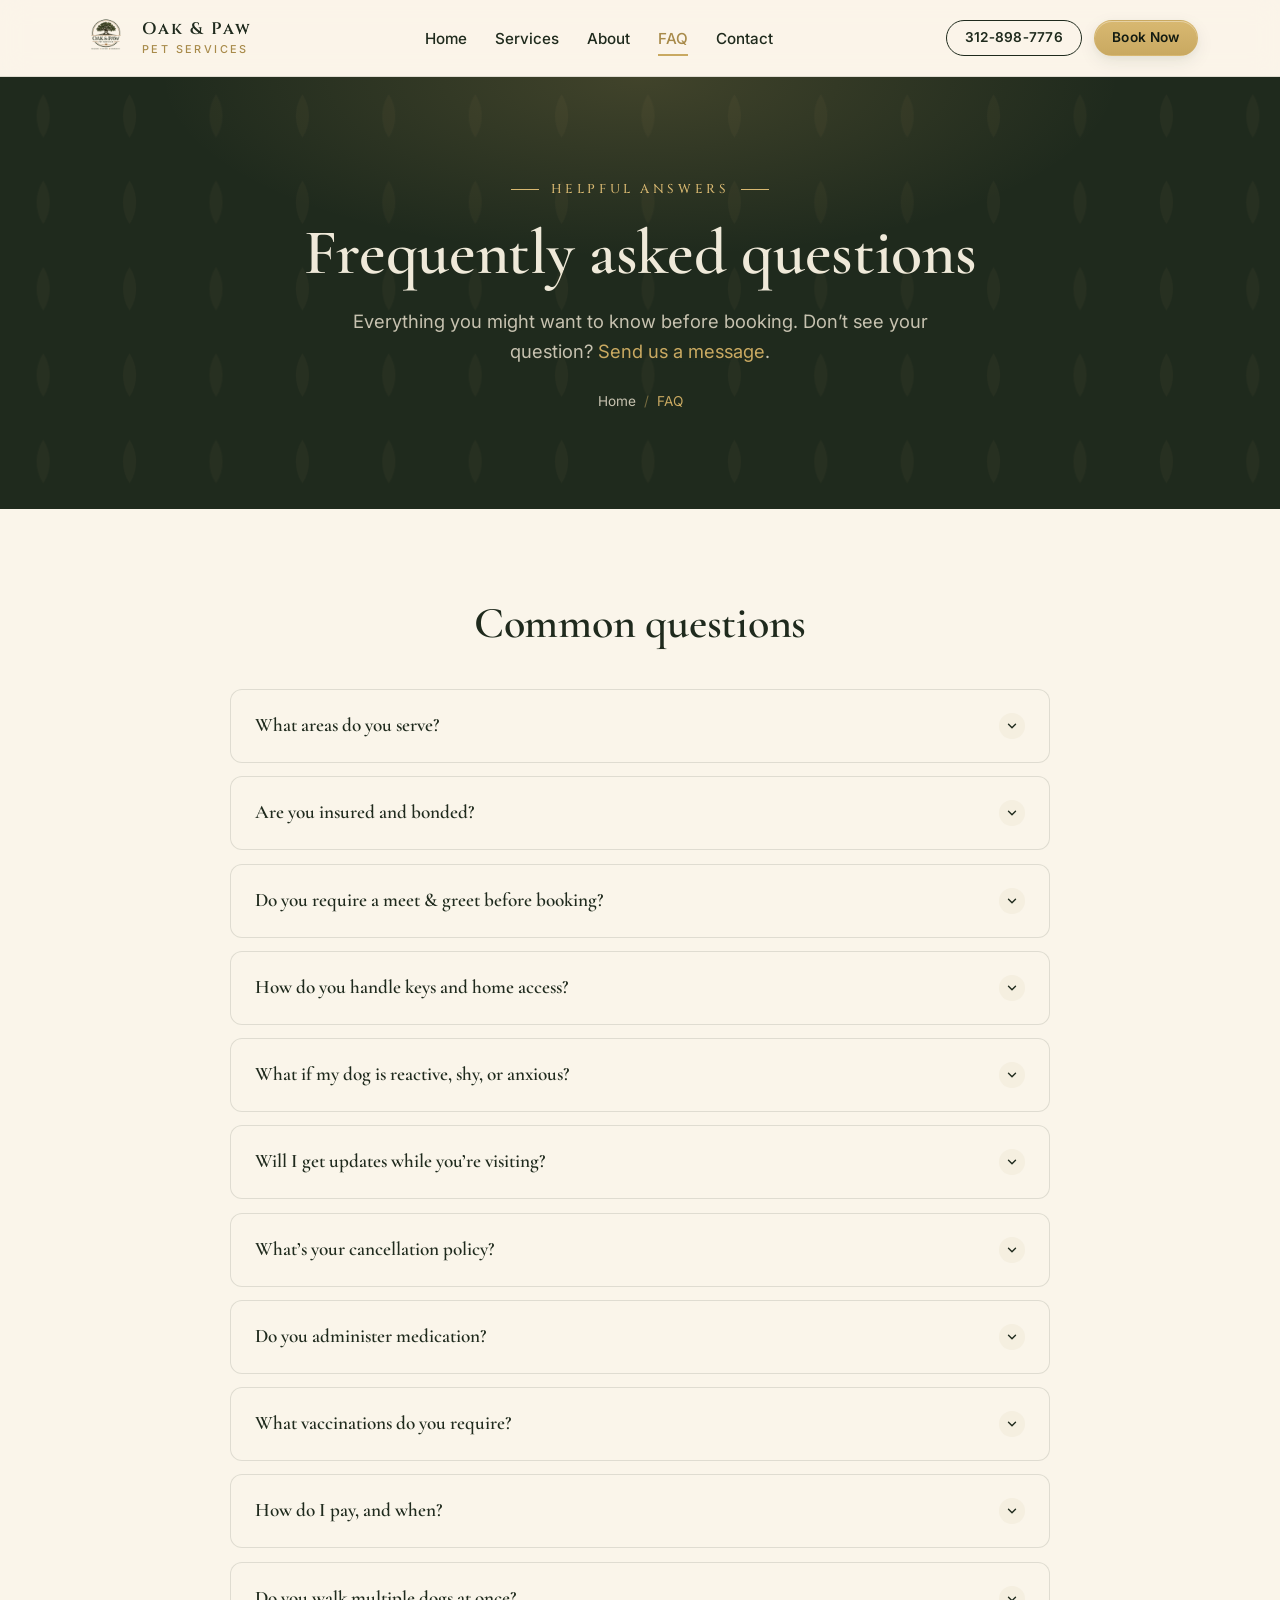
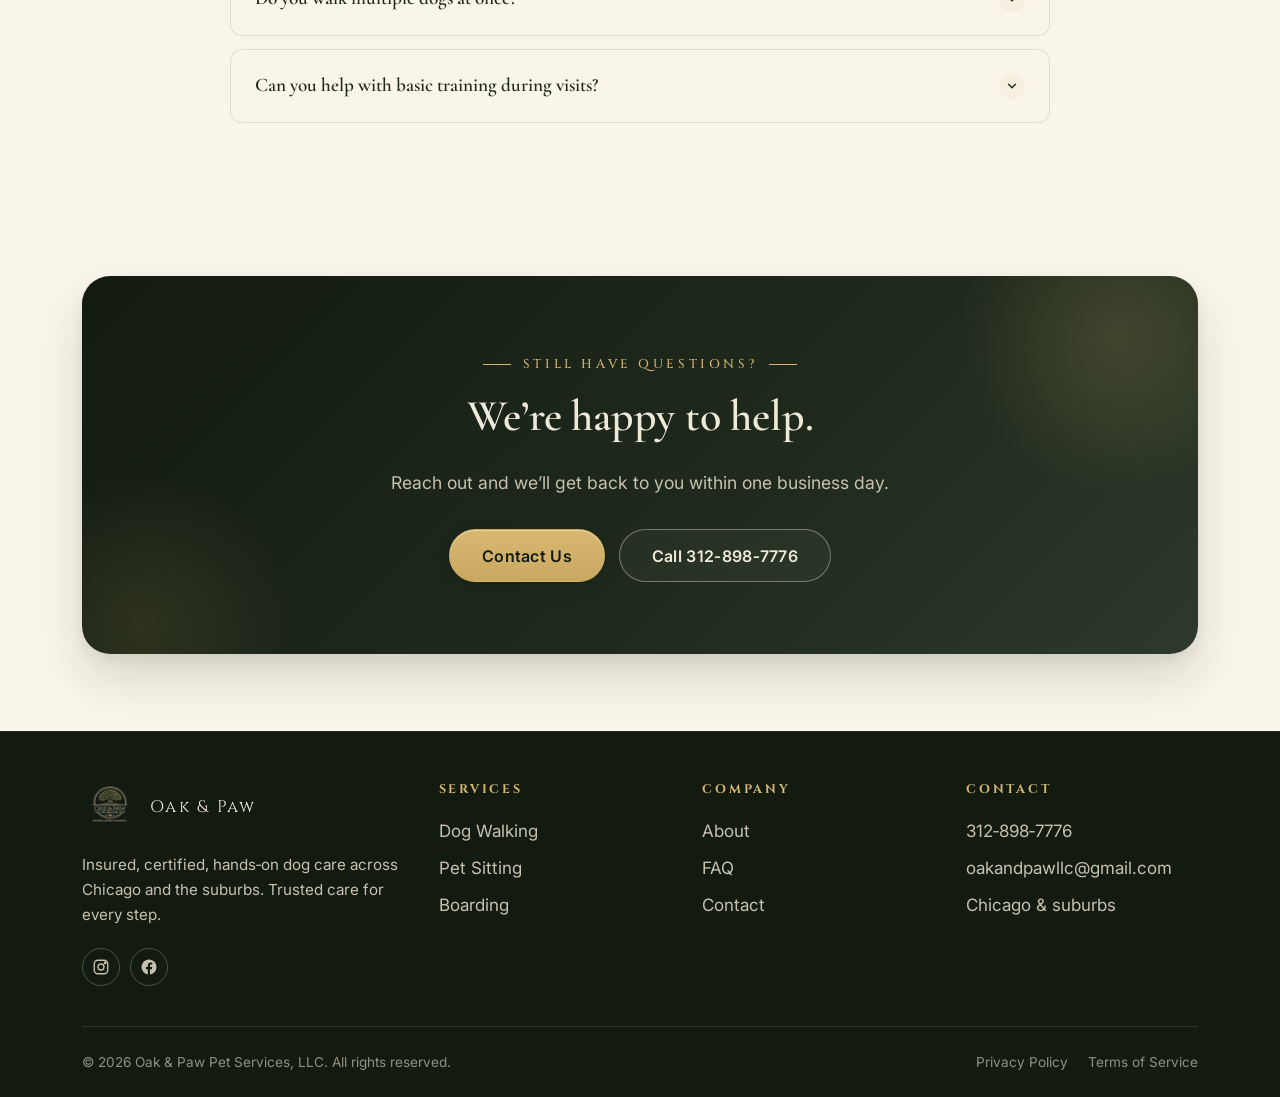
<file: faq.html>
<!DOCTYPE html>
<html lang="en">
<head>
  <meta charset="UTF-8" />
  <script>document.documentElement.classList.add('js');</script>
  <meta name="viewport" content="width=device-width, initial-scale=1.0" />
  <meta name="theme-color" content="#FAF5EA" media="(prefers-color-scheme: light)" />
  <meta name="theme-color" content="#1F2A1D" media="(prefers-color-scheme: dark)" />
  <title>FAQ — Oak &amp; Paw | Dog Walking, Sitting &amp; Boarding Questions</title>
  <meta name="description" content="Answers to common questions about booking, scheduling, pricing, insurance, and what to expect from Oak &amp; Paw’s dog walking, sitting, and boarding services in the Chicago suburbs." />
  <link rel="canonical" href="https://oakandpaw.vercel.app/faq.html" />

  <meta property="og:type" content="website" />
  <meta property="og:title" content="FAQ — Oak &amp; Paw Pet Services" />
  <meta property="og:description" content="Answers to common questions about Oak &amp; Paw’s dog walking, pet sitting, and boarding services in Chicago." />
  <meta property="og:url" content="https://oakandpaw.vercel.app/faq.html" />
  <meta property="og:image" content="https://oakandpaw.vercel.app/images/og.jpg" />

  <link rel="icon" type="image/png" href="/images/logo.png" />
  <link rel="apple-touch-icon" href="/images/logo.png" />

  <link rel="preconnect" href="https://fonts.googleapis.com" />
  <link rel="preconnect" href="https://fonts.gstatic.com" crossorigin />
  <link rel="stylesheet" href="https://fonts.googleapis.com/css2?family=Cinzel:wght@400;500;600&family=Cormorant+Garamond:wght@500;600;700&family=Inter:wght@400;500;600;700&display=swap" />
  <link rel="stylesheet" href="styles.css" />

  <script type="application/ld+json">
  {
    "@context": "https://schema.org",
    "@type": "FAQPage",
    "mainEntity": [
      { "@type": "Question", "name": "What areas do you serve?", "acceptedAnswer": { "@type": "Answer", "text": "We serve Oak Park, Oak Lawn, Oak Brook, and the surrounding Chicago suburbs. Outside that range, contact us and we’ll let you know what’s possible." } },
      { "@type": "Question", "name": "Are you insured and bonded?", "acceptedAnswer": { "@type": "Answer", "text": "Yes. Oak & Paw is fully insured and bonded on every walk, sitting visit, and overnight stay. Proof of coverage available on request." } },
      { "@type": "Question", "name": "Do you require a meet and greet before booking?", "acceptedAnswer": { "@type": "Answer", "text": "Yes, for new clients. The meet and greet is free and usually takes about 15 minutes — it’s how we make sure your dog is comfortable and we’ve gathered everything we need to take great care of them." } },
      { "@type": "Question", "name": "How do you handle keys and home access?", "acceptedAnswer": { "@type": "Answer", "text": "We use a labeled, secure key system or a lockbox/smart lock code, whichever you prefer. Keys are never labeled with your address." } },
      { "@type": "Question", "name": "What if my dog is reactive, shy, or anxious?", "acceptedAnswer": { "@type": "Answer", "text": "We have extensive experience with reactive and anxious dogs thanks to our trainer background. Tell us about your dog’s history and we’ll design a plan that keeps them safe and comfortable." } },
      { "@type": "Question", "name": "Do you give updates while we’re away?", "acceptedAnswer": { "@type": "Answer", "text": "Always. You’ll receive a text and photos after every walk or visit, plus a longer recap at the end of each day for sittings and boarding stays." } },
      { "@type": "Question", "name": "What’s your cancellation policy?", "acceptedAnswer": { "@type": "Answer", "text": "Cancellations made at least 24 hours before a scheduled visit are free. Same‑day cancellations are charged the full visit rate to cover the reserved time. Holiday bookings have a 7‑day cancellation window." } },
      { "@type": "Question", "name": "Do you administer medication?", "acceptedAnswer": { "@type": "Answer", "text": "Yes — oral pills/liquid and topical (ointments, ear and eye drops) at no extra charge. Subcutaneous injections aren’t offered at this time." } },
      { "@type": "Question", "name": "What vaccinations do you require?", "acceptedAnswer": { "@type": "Answer", "text": "Rabies, DHPP, and Bordetella up to date. We may ask for proof before the first visit." } },
      { "@type": "Question", "name": "How do I pay, and when?", "acceptedAnswer": { "@type": "Answer", "text": "Invoices are sent after each visit. We accept Zelle, Cash App, and cash." } },
      { "@type": "Question", "name": "Do you walk multiple dogs at once?", "acceptedAnswer": { "@type": "Answer", "text": "Only dogs from the same household. We don’t do shared group walks — every dog gets focused attention." } },
      { "@type": "Question", "name": "Can you help with basic training during visits?", "acceptedAnswer": { "@type": "Answer", "text": "Yes. As a certified obedience trainer, Alexa reinforces cues, leash manners, and recall during regular walks at no extra charge. Dedicated standalone training sessions aren’t offered at the moment." } }
    ]
  }
  </script>
</head>
<body>
  <header class="site-header">
    <div class="container nav">
      <a class="nav-brand" href="/" aria-label="Oak and Paw Pet Services — home">
        <img src="images/logo.png" alt="" width="48" height="48" />
        <span class="nav-brand-text">Oak &amp; Paw<small>Pet Services</small></span>
      </a>
      <button class="nav-toggle" aria-label="Toggle navigation" aria-expanded="false" aria-controls="primary-nav">
        <span></span>
      </button>
      <nav aria-label="Primary">
        <ul class="nav-list" id="primary-nav">
          <li><a href="/">Home</a></li>
          <li><a href="services.html">Services</a></li>
          <li><a href="about.html">About</a></li>
          <li><a href="faq.html" aria-current="page">FAQ</a></li>
          <li><a href="contact.html">Contact</a></li>
        </ul>
      </nav>
      <div class="nav-cta">
        <a class="btn btn-outline btn-sm" href="tel:+13128987776">312‑898‑7776</a>
        <a class="btn btn-primary btn-sm" href="contact.html#book">Book Now</a>
      </div>
    </div>
  </header>

  <main id="main">
    <section class="page-hero">
      <div class="container">
        <span class="eyebrow">Helpful answers</span>
        <h1>Frequently asked questions</h1>
        <p>Everything you might want to know before booking. Don’t see your question? <a href="contact.html" style="color: var(--gold);">Send us a message</a>.</p>
        <ul class="breadcrumbs">
          <li><a href="/">Home</a></li>
          <li aria-current="page">FAQ</li>
        </ul>
      </div>
    </section>

    <section aria-labelledby="faq-title">
      <div class="container">
        <h2 id="faq-title" class="text-center" style="margin-bottom: 2.5rem;">Common questions</h2>

        <div class="faq-list">
          <details class="faq-item reveal">
            <summary>What areas do you serve?</summary>
            <div class="body"><p>We serve Oak Park, Oak Lawn, Oak Brook, and the surrounding Chicago suburbs. Outside that range, contact us and we’ll let you know what’s possible.</p></div>
          </details>
          <details class="faq-item reveal">
            <summary>Are you insured and bonded?</summary>
            <div class="body"><p>Yes. Oak &amp; Paw is fully insured and bonded on every walk, sitting visit, and overnight stay. Proof of coverage is available on request.</p></div>
          </details>
          <details class="faq-item reveal">
            <summary>Do you require a meet &amp; greet before booking?</summary>
            <div class="body"><p>Yes, for new clients. The meet and greet is free and usually takes about 15 minutes. It lets your dog get comfortable with us and gives us a chance to learn their routine, preferences, and any quirks we should know about.</p></div>
          </details>
          <details class="faq-item reveal">
            <summary>How do you handle keys and home access?</summary>
            <div class="body"><p>We use a labeled, secure key system or a lockbox/smart‑lock code, whichever you prefer. Keys are never labeled with your address, and we keep an internal chain‑of‑custody log for every key.</p></div>
          </details>
          <details class="faq-item reveal">
            <summary>What if my dog is reactive, shy, or anxious?</summary>
            <div class="body"><p>We have extensive experience with reactive and anxious dogs thanks to our trainer background. Tell us about your dog’s history during the meet and greet and we’ll design a plan that keeps them safe and comfortable — including quieter walk routes, gentle handling, and clear cues.</p></div>
          </details>
          <details class="faq-item reveal">
            <summary>Will I get updates while you’re visiting?</summary>
            <div class="body"><p>Always. You’ll receive a text and a photo after every walk or visit, plus a longer recap at the end of each day for sittings and boarding stays.</p></div>
          </details>
          <details class="faq-item reveal">
            <summary>What’s your cancellation policy?</summary>
            <div class="body"><p>Cancellations made at least 24 hours before a scheduled visit are free. Same‑day cancellations are charged the full visit rate to cover the reserved time. Holiday bookings have a 7‑day cancellation window because demand is high.</p></div>
          </details>
          <details class="faq-item reveal">
            <summary>Do you administer medication?</summary>
            <div class="body"><p>Yes — oral pills/liquid and topical (ointments, ear and eye drops) at no extra charge. Subcutaneous injections (e.g. insulin) aren’t offered at this time.</p></div>
          </details>
          <details class="faq-item reveal">
            <summary>What vaccinations do you require?</summary>
            <div class="body"><p>Rabies, DHPP, and Bordetella up to date. We may ask for proof before the first visit.</p></div>
          </details>
          <details class="faq-item reveal">
            <summary>How do I pay, and when?</summary>
            <div class="body"><p>Invoices are sent after each visit. We accept Zelle, Cash App, and cash.</p></div>
          </details>
          <details class="faq-item reveal">
            <summary>Do you walk multiple dogs at once?</summary>
            <div class="body"><p>Only dogs from the same household. We don’t do shared group walks — every dog gets focused, one‑on‑one attention.</p></div>
          </details>
          <details class="faq-item reveal">
            <summary>Can you help with basic training during visits?</summary>
            <div class="body"><p>Yes. As a certified obedience trainer, Alexa reinforces sit, stay, leash manners, and recall during regular walks at no extra charge. Dedicated standalone training sessions aren’t offered at the moment — feel free to ask about availability.</p></div>
          </details>
        </div>
      </div>
    </section>

    <div class="container">
      <section class="cta-banner reveal" aria-labelledby="faq-cta">
        <span class="eyebrow hero-eyebrow">Still have questions?</span>
        <h2 id="faq-cta">We’re happy to help.</h2>
        <p>Reach out and we’ll get back to you within one business day.</p>
        <div class="cta-actions">
          <a class="btn btn-primary btn-lg" href="contact.html">Contact Us</a>
          <a class="btn btn-ghost-light btn-lg" href="tel:+13128987776">Call 312‑898‑7776</a>
        </div>
      </section>
    </div>
  </main>

  <footer class="site-footer">
    <div class="container">
      <div class="footer-grid">
        <div>
          <div class="footer-brand">
            <img src="images/logo.png" alt="" width="56" height="56" />
            <span class="name">Oak &amp; Paw</span>
          </div>
          <p class="footer-tagline">Insured, certified, hands‑on dog care across Chicago and the suburbs. Trusted care for every step.</p>
          <div class="footer-social">
            <a href="https://instagram.com/_oakandpaw" aria-label="Instagram" target="_blank" rel="noopener">
              <svg viewBox="0 0 24 24" fill="none" stroke="currentColor" stroke-width="1.8" stroke-linecap="round" stroke-linejoin="round" aria-hidden="true"><rect x="3" y="3" width="18" height="18" rx="5"/><circle cx="12" cy="12" r="4"/><circle cx="17.5" cy="6.5" r="1" fill="currentColor"/></svg>
            </a>
            <a href="https://www.facebook.com/share/1EboSwb1is/?mibextid=wwXIfr" aria-label="Facebook" target="_blank" rel="noopener">
              <svg viewBox="0 0 24 24" fill="currentColor" aria-hidden="true"><path d="M22 12a10 10 0 1 0-11.6 9.9v-7H7.9V12h2.5V9.8c0-2.5 1.5-3.9 3.8-3.9 1.1 0 2.2.2 2.2.2v2.5h-1.3c-1.3 0-1.7.8-1.7 1.6V12h2.9l-.5 2.9h-2.5v7A10 10 0 0 0 22 12z"/></svg>
            </a>
          </div>
        </div>
        <div class="footer-col"><h5>Services</h5><ul>
          <li><a href="services.html#walking">Dog Walking</a></li>
          <li><a href="services.html#sitting">Pet Sitting</a></li>
          <li><a href="services.html#boarding">Boarding</a></li>
        </ul></div>
        <div class="footer-col"><h5>Company</h5><ul>
          <li><a href="about.html">About</a></li>
          <li><a href="faq.html">FAQ</a></li>
          <li><a href="contact.html">Contact</a></li>
        </ul></div>
        <div class="footer-col"><h5>Contact</h5><ul>
          <li><a href="tel:+13128987776">312‑898‑7776</a></li>
          <li><a href="mailto:oakandpawllc@gmail.com">oakandpawllc@gmail.com</a></li>
          <li>Chicago &amp; suburbs</li>
        </ul></div>
      </div>
      <div class="footer-bottom">
        <span>© <span id="year"></span> Oak &amp; Paw Pet Services, LLC. All rights reserved.</span>
        <nav class="footer-legal" aria-label="Legal">
          <a href="privacy-policy.html">Privacy Policy</a>
          <a href="terms-of-service.html">Terms of Service</a>
        </nav>
      </div>
    </div>
  </footer>

  <script src="script.js" defer></script>
</body>
</html>
</file>
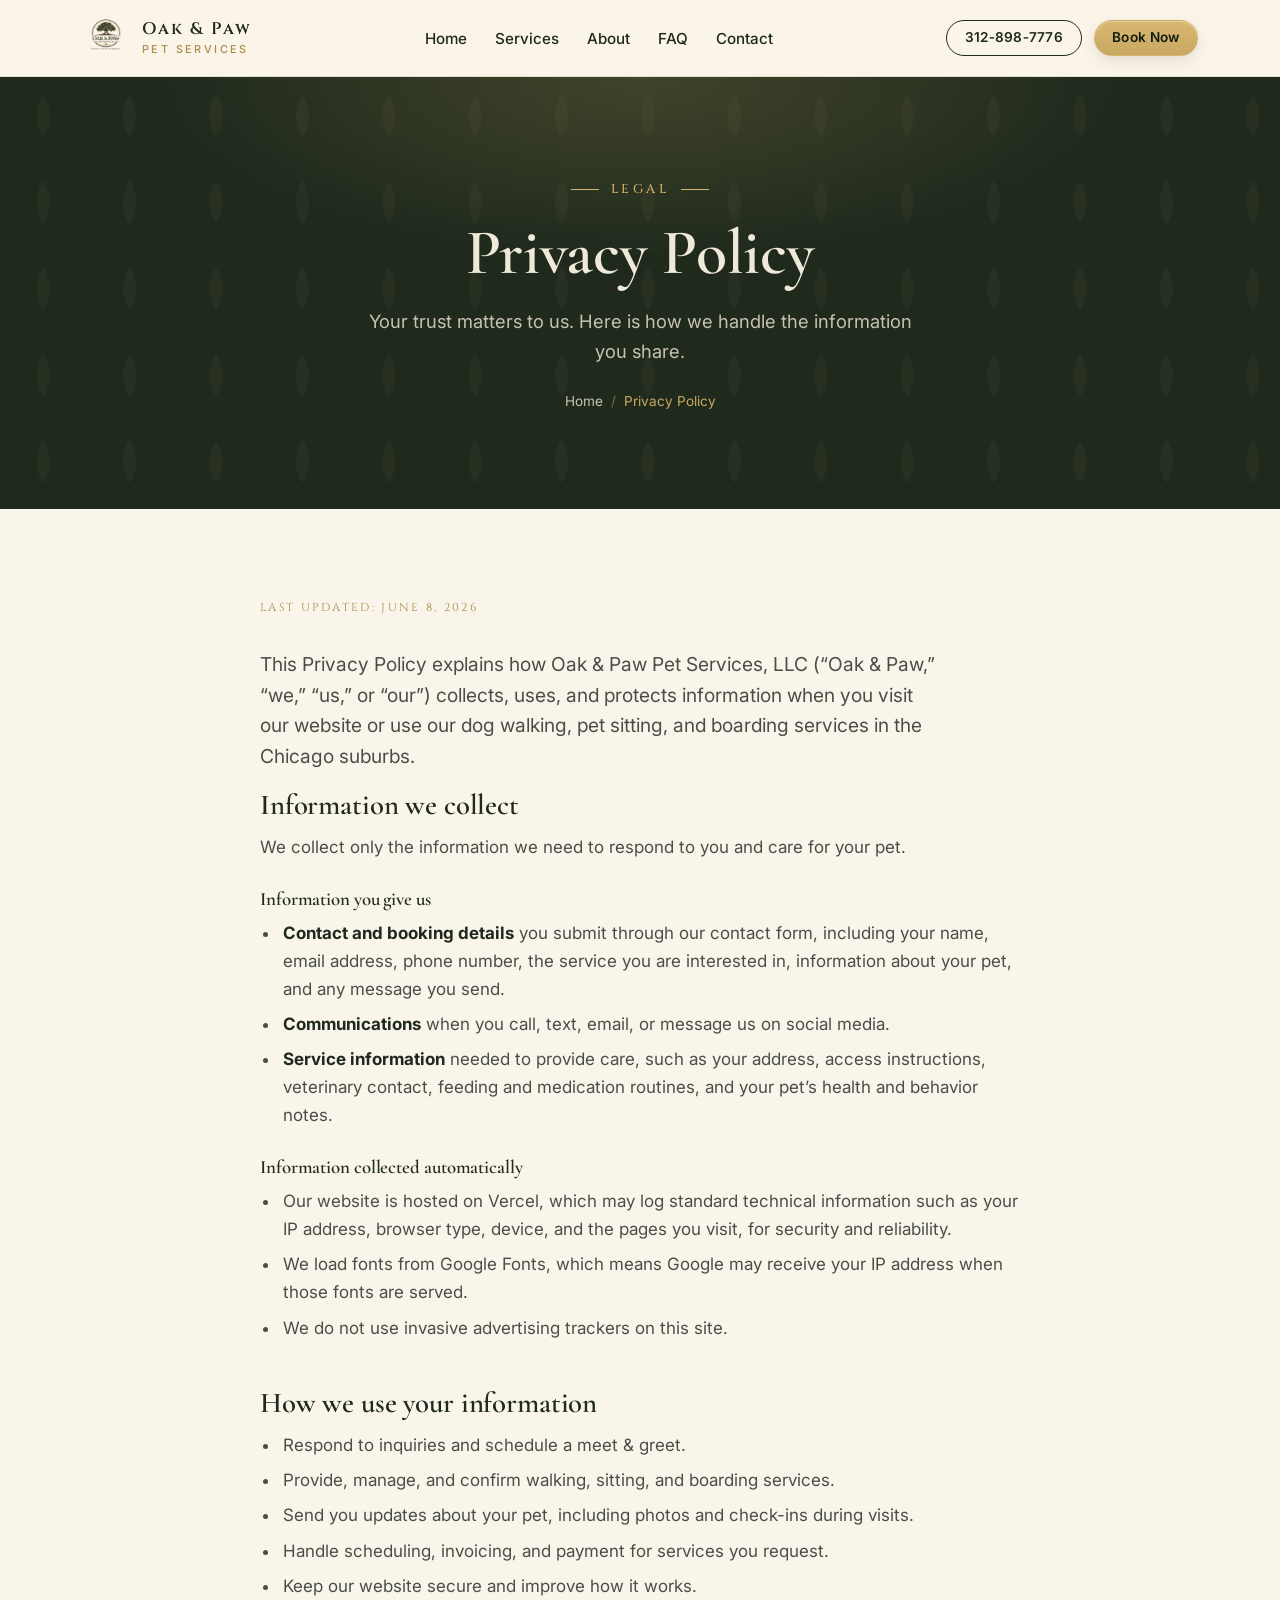
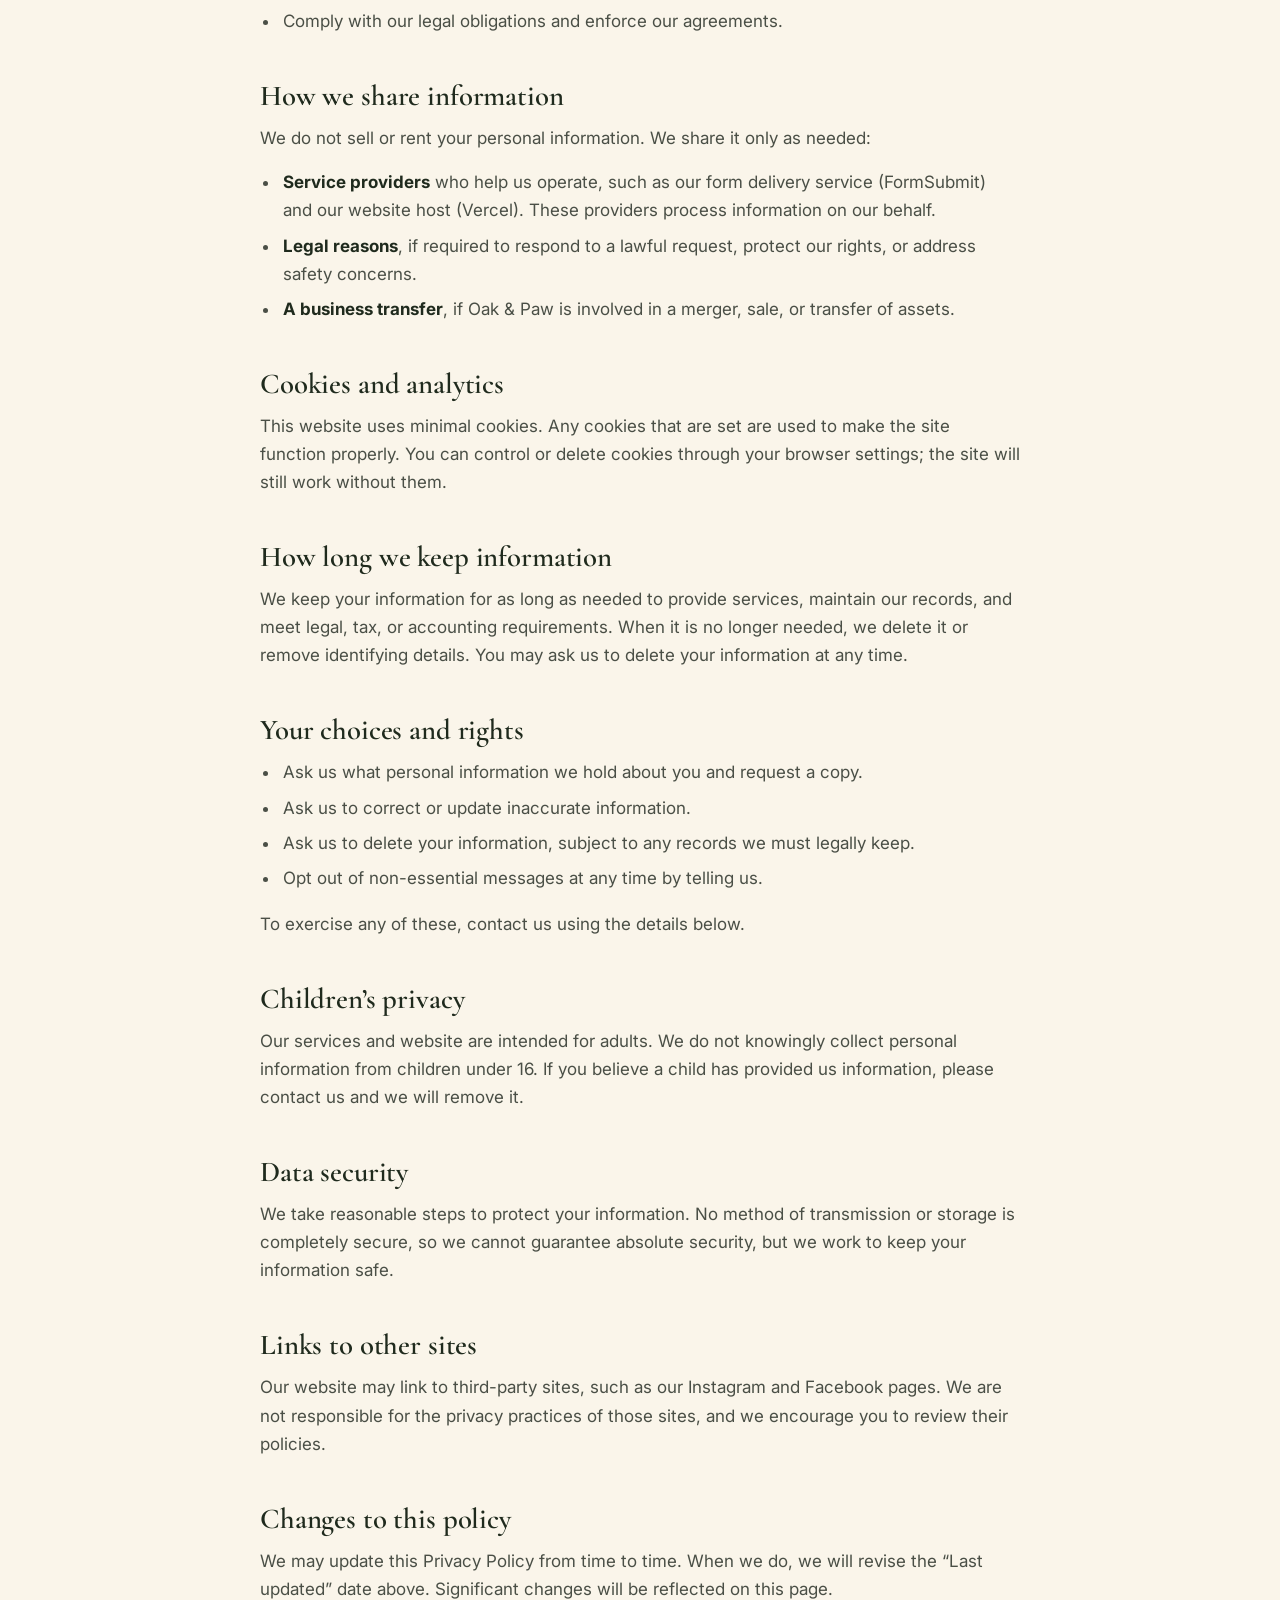
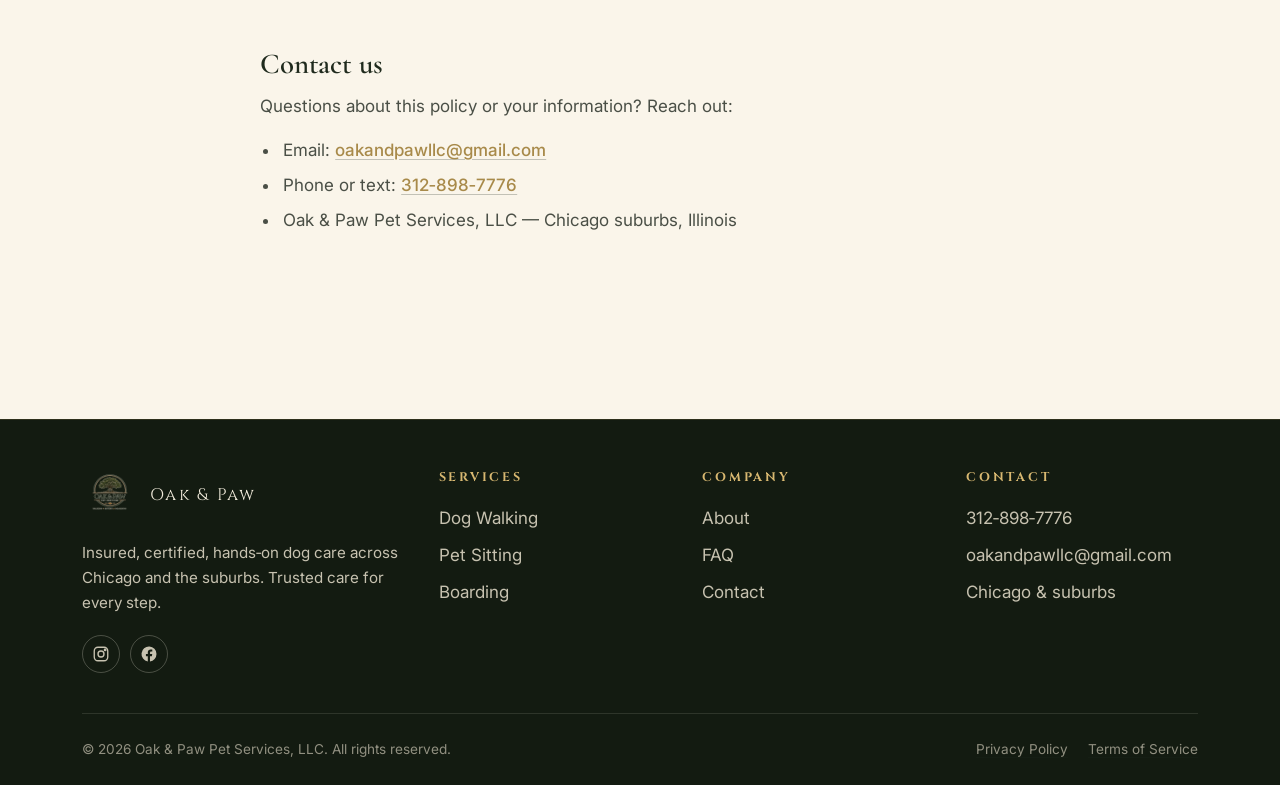
<file: privacy-policy.html>
<!DOCTYPE html>
<html lang="en">
<head>
  <meta charset="UTF-8" />
  <script>document.documentElement.classList.add('js');</script>
  <meta name="viewport" content="width=device-width, initial-scale=1.0" />
  <meta name="theme-color" content="#FAF5EA" media="(prefers-color-scheme: light)" />
  <meta name="theme-color" content="#1F2A1D" media="(prefers-color-scheme: dark)" />
  <title>Privacy Policy — Oak &amp; Paw Pet Services</title>
  <meta name="description" content="How Oak &amp; Paw Pet Services, LLC collects, uses, and protects the information you share with us." />
  <link rel="canonical" href="https://oakandpaw.vercel.app/privacy-policy.html" />

  <meta property="og:type" content="website" />
  <meta property="og:title" content="Privacy Policy — Oak &amp; Paw Pet Services" />
  <meta property="og:description" content="How Oak &amp; Paw Pet Services, LLC collects, uses, and protects your information." />
  <meta property="og:url" content="https://oakandpaw.vercel.app/privacy-policy.html" />
  <meta property="og:image" content="https://oakandpaw.vercel.app/images/og.jpg" />

  <link rel="icon" type="image/png" href="/images/logo.png" />
  <link rel="apple-touch-icon" href="/images/logo.png" />

  <link rel="preconnect" href="https://fonts.googleapis.com" />
  <link rel="preconnect" href="https://fonts.gstatic.com" crossorigin />
  <link rel="stylesheet" href="https://fonts.googleapis.com/css2?family=Cinzel:wght@400;500;600&family=Cormorant+Garamond:wght@500;600;700&family=Inter:wght@400;500;600;700&display=swap" />
  <link rel="stylesheet" href="styles.css" />
</head>
<body>
  <header class="site-header">
    <div class="container nav">
      <a class="nav-brand" href="/" aria-label="Oak and Paw Pet Services — home">
        <img src="images/logo.png" alt="" width="48" height="48" />
        <span class="nav-brand-text">Oak &amp; Paw<small>Pet Services</small></span>
      </a>
      <button class="nav-toggle" aria-label="Toggle navigation" aria-expanded="false" aria-controls="primary-nav">
        <span></span>
      </button>
      <nav aria-label="Primary">
        <ul class="nav-list" id="primary-nav">
          <li><a href="/">Home</a></li>
          <li><a href="services.html">Services</a></li>
          <li><a href="about.html">About</a></li>
          <li><a href="faq.html">FAQ</a></li>
          <li><a href="contact.html">Contact</a></li>
        </ul>
      </nav>
      <div class="nav-cta">
        <a class="btn btn-outline btn-sm" href="tel:+13128987776">312‑898‑7776</a>
        <a class="btn btn-primary btn-sm" href="contact.html#book">Book Now</a>
      </div>
    </div>
  </header>

  <main id="main">
    <section class="page-hero">
      <div class="container">
        <span class="eyebrow">Legal</span>
        <h1>Privacy Policy</h1>
        <p>Your trust matters to us. Here is how we handle the information you share.</p>
        <ul class="breadcrumbs">
          <li><a href="/">Home</a></li>
          <li aria-current="page">Privacy Policy</li>
        </ul>
      </div>
    </section>

    <section>
      <div class="container">
        <article class="prose reveal">
          <span class="updated">Last updated: June 8, 2026</span>

          <p class="lead">This Privacy Policy explains how Oak &amp; Paw Pet Services, LLC (&ldquo;Oak &amp; Paw,&rdquo; &ldquo;we,&rdquo; &ldquo;us,&rdquo; or &ldquo;our&rdquo;) collects, uses, and protects information when you visit our website or use our dog walking, pet sitting, and boarding services in the Chicago suburbs.</p>

          <h2>Information we collect</h2>
          <p>We collect only the information we need to respond to you and care for your pet.</p>
          <h3>Information you give us</h3>
          <ul>
            <li><strong>Contact and booking details</strong> you submit through our contact form, including your name, email address, phone number, the service you are interested in, information about your pet, and any message you send.</li>
            <li><strong>Communications</strong> when you call, text, email, or message us on social media.</li>
            <li><strong>Service information</strong> needed to provide care, such as your address, access instructions, veterinary contact, feeding and medication routines, and your pet&rsquo;s health and behavior notes.</li>
          </ul>
          <h3>Information collected automatically</h3>
          <ul>
            <li>Our website is hosted on Vercel, which may log standard technical information such as your IP address, browser type, device, and the pages you visit, for security and reliability.</li>
            <li>We load fonts from Google Fonts, which means Google may receive your IP address when those fonts are served.</li>
            <li>We do not use invasive advertising trackers on this site.</li>
          </ul>

          <h2>How we use your information</h2>
          <ul>
            <li>Respond to inquiries and schedule a meet &amp; greet.</li>
            <li>Provide, manage, and confirm walking, sitting, and boarding services.</li>
            <li>Send you updates about your pet, including photos and check-ins during visits.</li>
            <li>Handle scheduling, invoicing, and payment for services you request.</li>
            <li>Keep our website secure and improve how it works.</li>
            <li>Comply with our legal obligations and enforce our agreements.</li>
          </ul>

          <h2>How we share information</h2>
          <p>We do not sell or rent your personal information. We share it only as needed:</p>
          <ul>
            <li><strong>Service providers</strong> who help us operate, such as our form delivery service (FormSubmit) and our website host (Vercel). These providers process information on our behalf.</li>
            <li><strong>Legal reasons</strong>, if required to respond to a lawful request, protect our rights, or address safety concerns.</li>
            <li><strong>A business transfer</strong>, if Oak &amp; Paw is involved in a merger, sale, or transfer of assets.</li>
          </ul>

          <h2>Cookies and analytics</h2>
          <p>This website uses minimal cookies. Any cookies that are set are used to make the site function properly. You can control or delete cookies through your browser settings; the site will still work without them.</p>

          <h2>How long we keep information</h2>
          <p>We keep your information for as long as needed to provide services, maintain our records, and meet legal, tax, or accounting requirements. When it is no longer needed, we delete it or remove identifying details. You may ask us to delete your information at any time.</p>

          <h2>Your choices and rights</h2>
          <ul>
            <li>Ask us what personal information we hold about you and request a copy.</li>
            <li>Ask us to correct or update inaccurate information.</li>
            <li>Ask us to delete your information, subject to any records we must legally keep.</li>
            <li>Opt out of non-essential messages at any time by telling us.</li>
          </ul>
          <p>To exercise any of these, contact us using the details below.</p>

          <h2>Children&rsquo;s privacy</h2>
          <p>Our services and website are intended for adults. We do not knowingly collect personal information from children under 16. If you believe a child has provided us information, please contact us and we will remove it.</p>

          <h2>Data security</h2>
          <p>We take reasonable steps to protect your information. No method of transmission or storage is completely secure, so we cannot guarantee absolute security, but we work to keep your information safe.</p>

          <h2>Links to other sites</h2>
          <p>Our website may link to third-party sites, such as our Instagram and Facebook pages. We are not responsible for the privacy practices of those sites, and we encourage you to review their policies.</p>

          <h2>Changes to this policy</h2>
          <p>We may update this Privacy Policy from time to time. When we do, we will revise the &ldquo;Last updated&rdquo; date above. Significant changes will be reflected on this page.</p>

          <h2>Contact us</h2>
          <p>Questions about this policy or your information? Reach out:</p>
          <ul>
            <li>Email: <a href="mailto:oakandpawllc@gmail.com">oakandpawllc@gmail.com</a></li>
            <li>Phone or text: <a href="tel:+13128987776">312‑898‑7776</a></li>
            <li>Oak &amp; Paw Pet Services, LLC — Chicago suburbs, Illinois</li>
          </ul>
        </article>
      </div>
    </section>
  </main>

  <footer class="site-footer">
    <div class="container">
      <div class="footer-grid">
        <div>
          <div class="footer-brand">
            <img src="images/logo.png" alt="" width="56" height="56" />
            <span class="name">Oak &amp; Paw</span>
          </div>
          <p class="footer-tagline">Insured, certified, hands‑on dog care across Chicago and the suburbs. Trusted care for every step.</p>
          <div class="footer-social">
            <a href="https://instagram.com/_oakandpaw" aria-label="Instagram" target="_blank" rel="noopener">
              <svg viewBox="0 0 24 24" fill="none" stroke="currentColor" stroke-width="1.8" stroke-linecap="round" stroke-linejoin="round" aria-hidden="true"><rect x="3" y="3" width="18" height="18" rx="5"/><circle cx="12" cy="12" r="4"/><circle cx="17.5" cy="6.5" r="1" fill="currentColor"/></svg>
            </a>
            <a href="https://www.facebook.com/share/1EboSwb1is/?mibextid=wwXIfr" aria-label="Facebook" target="_blank" rel="noopener">
              <svg viewBox="0 0 24 24" fill="currentColor" aria-hidden="true"><path d="M22 12a10 10 0 1 0-11.6 9.9v-7H7.9V12h2.5V9.8c0-2.5 1.5-3.9 3.8-3.9 1.1 0 2.2.2 2.2.2v2.5h-1.3c-1.3 0-1.7.8-1.7 1.6V12h2.9l-.5 2.9h-2.5v7A10 10 0 0 0 22 12z"/></svg>
            </a>
          </div>
        </div>
        <div class="footer-col"><h5>Services</h5><ul>
          <li><a href="services.html#walking">Dog Walking</a></li>
          <li><a href="services.html#sitting">Pet Sitting</a></li>
          <li><a href="services.html#boarding">Boarding</a></li>
        </ul></div>
        <div class="footer-col"><h5>Company</h5><ul>
          <li><a href="about.html">About</a></li>
          <li><a href="faq.html">FAQ</a></li>
          <li><a href="contact.html">Contact</a></li>
        </ul></div>
        <div class="footer-col"><h5>Contact</h5><ul>
          <li><a href="tel:+13128987776">312‑898‑7776</a></li>
          <li><a href="mailto:oakandpawllc@gmail.com">oakandpawllc@gmail.com</a></li>
          <li>Chicago &amp; suburbs</li>
        </ul></div>
      </div>
      <div class="footer-bottom">
        <span>© <span id="year"></span> Oak &amp; Paw Pet Services, LLC. All rights reserved.</span>
        <nav class="footer-legal" aria-label="Legal">
          <a href="privacy-policy.html">Privacy Policy</a>
          <a href="terms-of-service.html">Terms of Service</a>
        </nav>
      </div>
    </div>
  </footer>

  <script src="script.js" defer></script>
</body>
</html>
</file>
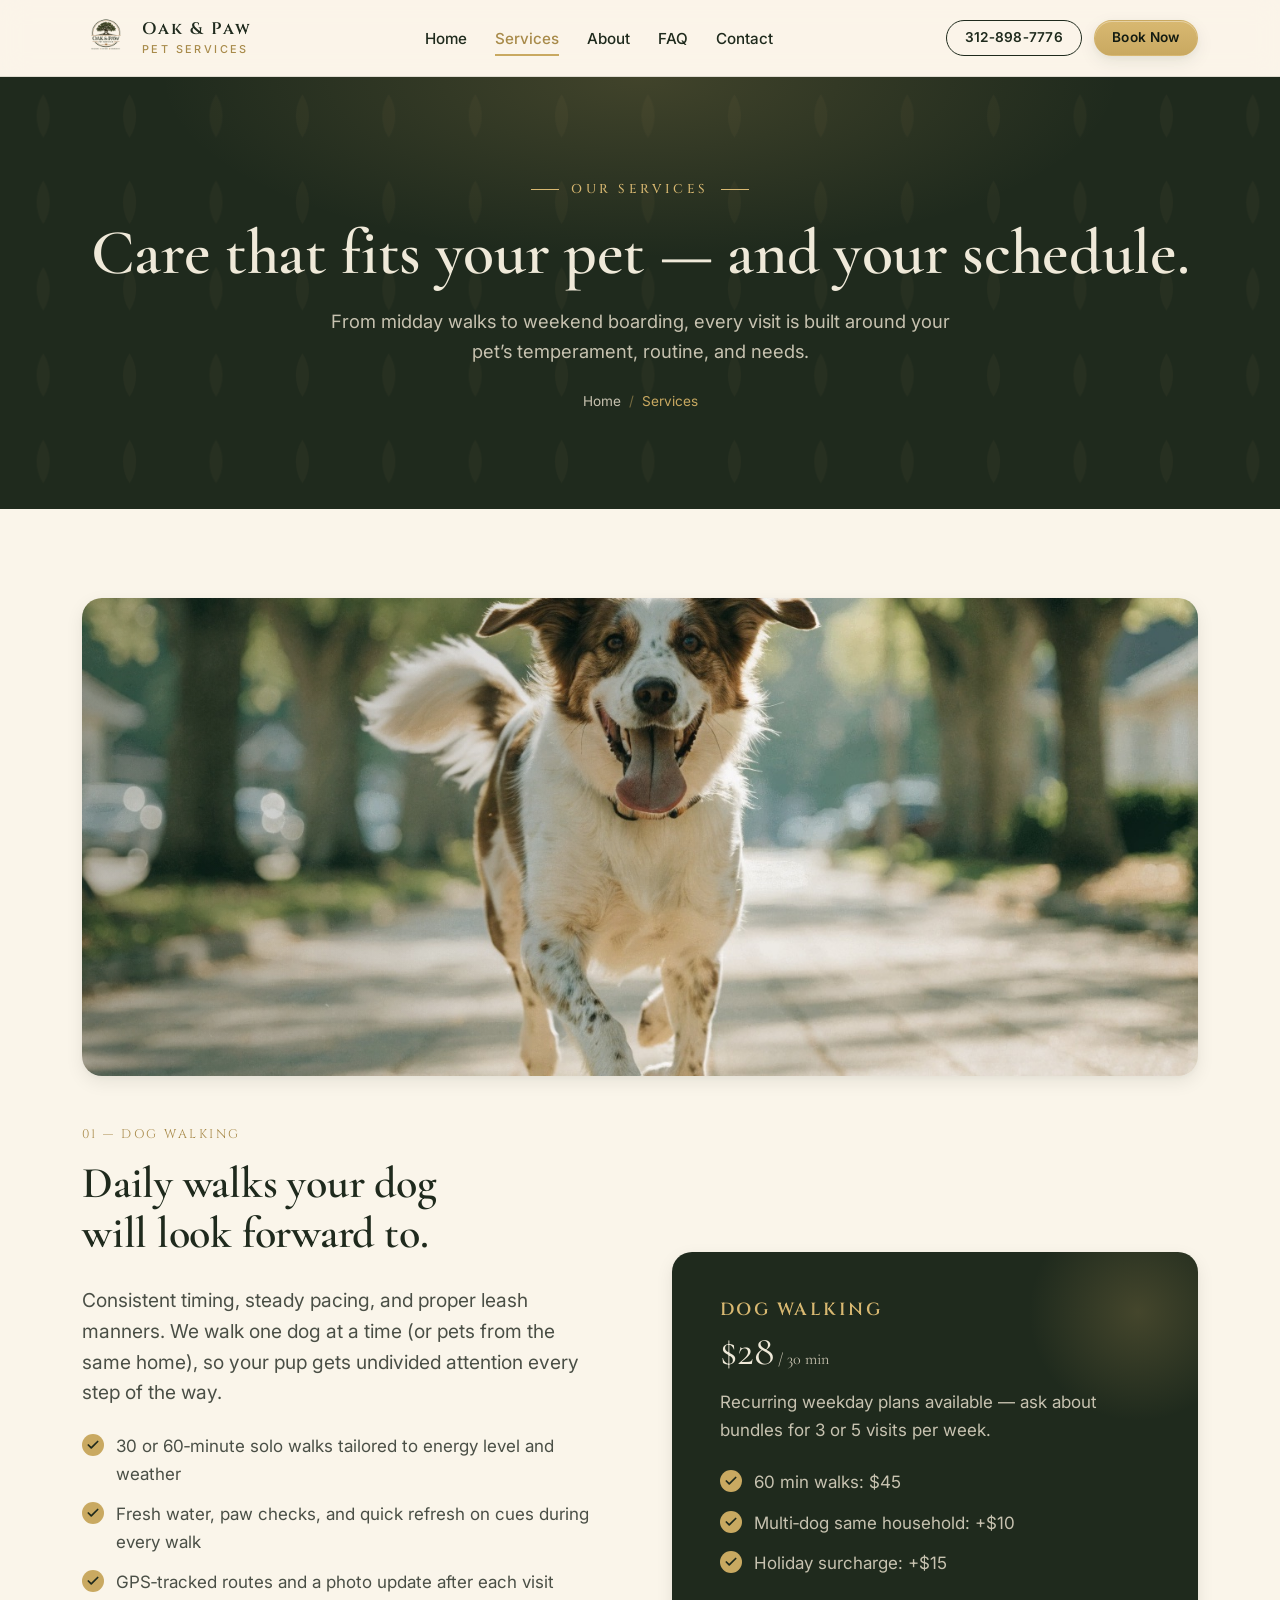
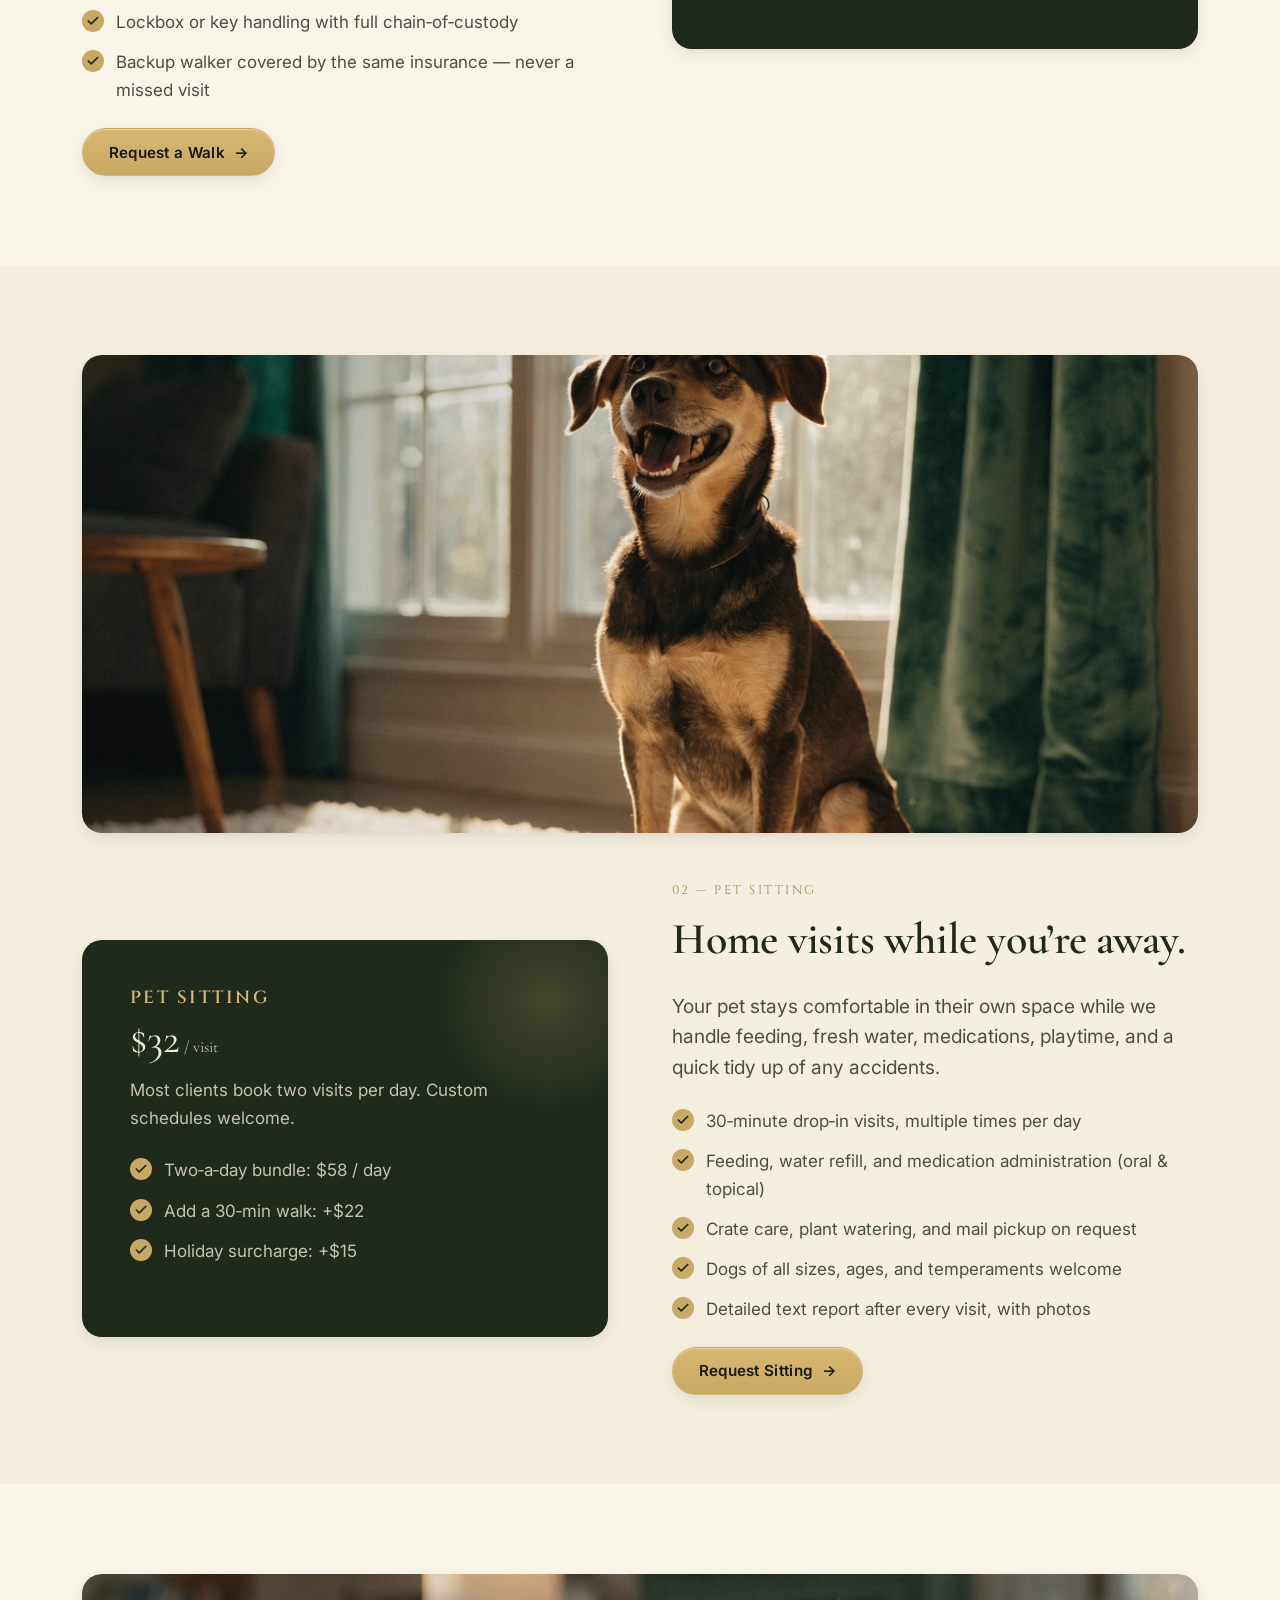
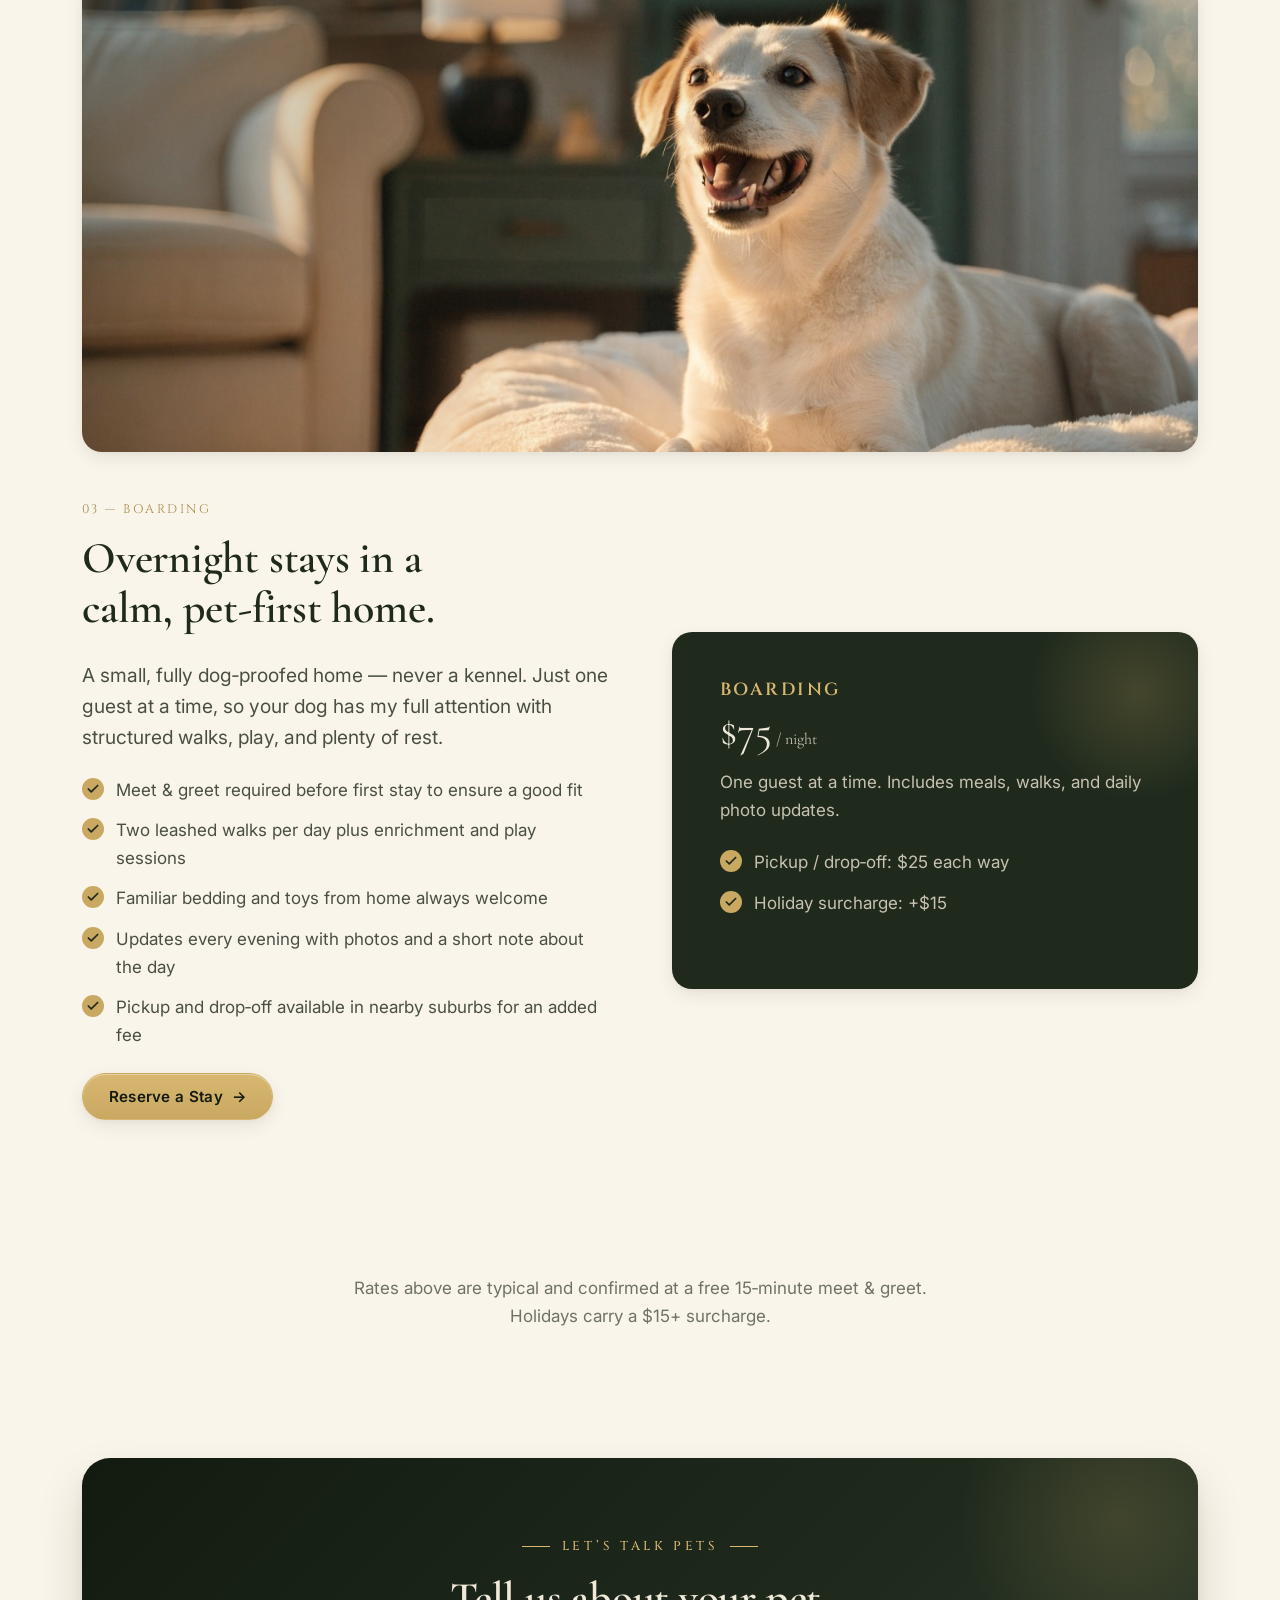
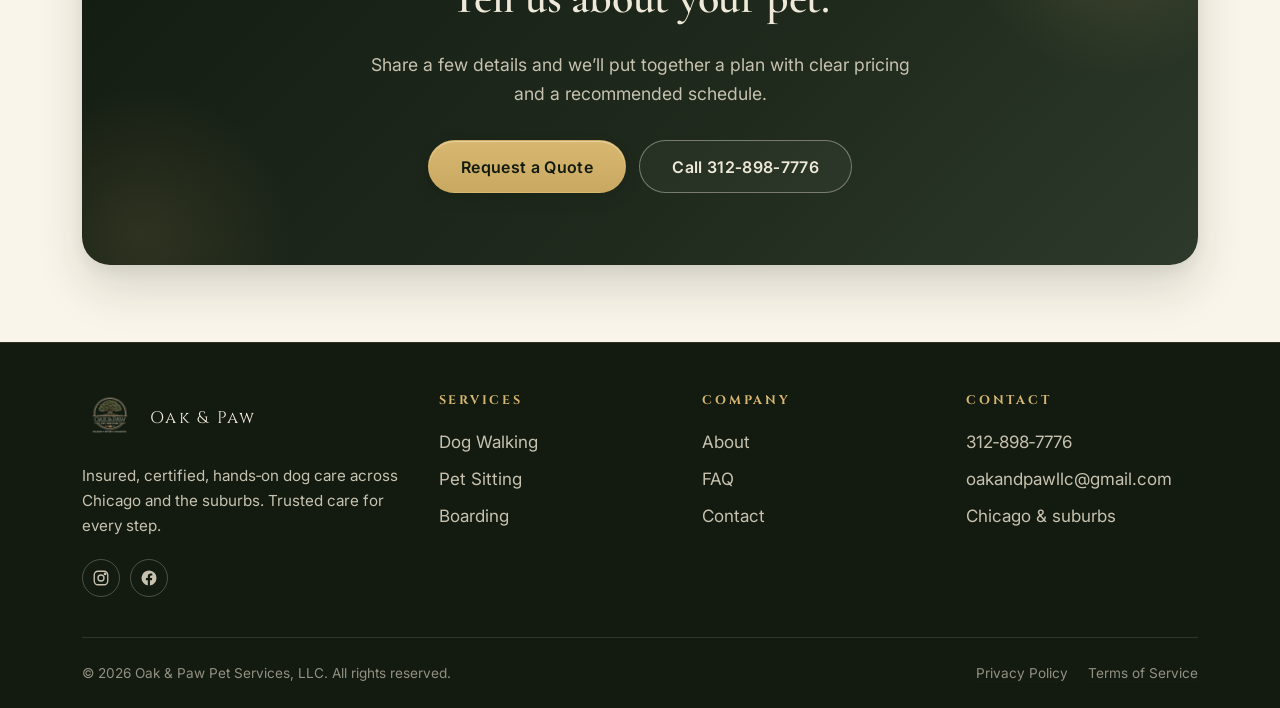
<file: services.html>
<!DOCTYPE html>
<html lang="en">
<head>
  <meta charset="UTF-8" />
  <script>document.documentElement.classList.add('js');</script>
  <meta name="viewport" content="width=device-width, initial-scale=1.0" />
  <meta name="theme-color" content="#FAF5EA" media="(prefers-color-scheme: light)" />
  <meta name="theme-color" content="#1F2A1D" media="(prefers-color-scheme: dark)" />
  <title>Services — Oak &amp; Paw | Dog Walking, Sitting &amp; Boarding in Oak Park, Oak Lawn, Oak Brook</title>
  <meta name="description" content="Dog walking, pet sitting, and boarding in the Chicago suburbs by a certified, insured trainer. One trusted caretaker. See what every visit includes and request a custom quote." />
  <link rel="canonical" href="https://oakandpaw.vercel.app/services.html" />

  <meta property="og:type" content="website" />
  <meta property="og:title" content="Services — Oak &amp; Paw Pet Services" />
  <meta property="og:description" content="Dog walking, pet sitting, and boarding in the Chicago suburbs by a certified, insured trainer. One trusted caretaker." />
  <meta property="og:url" content="https://oakandpaw.vercel.app/services.html" />
  <meta property="og:image" content="https://oakandpaw.vercel.app/images/og.jpg" />

  <link rel="icon" type="image/png" href="/images/logo.png" />
  <link rel="apple-touch-icon" href="/images/logo.png" />

  <link rel="preconnect" href="https://fonts.googleapis.com" />
  <link rel="preconnect" href="https://fonts.gstatic.com" crossorigin />
  <link rel="stylesheet" href="https://fonts.googleapis.com/css2?family=Cinzel:wght@400;500;600&family=Cormorant+Garamond:wght@500;600;700&family=Inter:wght@400;500;600;700&display=swap" />
  <link rel="stylesheet" href="styles.css" />

  <script type="application/ld+json">
  {
    "@context": "https://schema.org",
    "@graph": [
      { "@type": "Service", "name": "Dog Walking", "provider": { "@id": "https://oakandpaw.vercel.app/#business" }, "areaServed": ["Oak Park, IL", "Oak Lawn, IL", "Oak Brook, IL"] },
      { "@type": "Service", "name": "Pet Sitting", "provider": { "@id": "https://oakandpaw.vercel.app/#business" }, "areaServed": ["Oak Park, IL", "Oak Lawn, IL", "Oak Brook, IL"] },
      { "@type": "Service", "name": "Pet Boarding", "provider": { "@id": "https://oakandpaw.vercel.app/#business" }, "areaServed": ["Oak Park, IL", "Oak Lawn, IL", "Oak Brook, IL"] }
    ]
  }
  </script>
</head>
<body>
  <header class="site-header">
    <div class="container nav">
      <a class="nav-brand" href="/" aria-label="Oak and Paw Pet Services — home">
        <img src="images/logo.png" alt="" width="48" height="48" />
        <span class="nav-brand-text">Oak &amp; Paw<small>Pet Services</small></span>
      </a>
      <button class="nav-toggle" aria-label="Toggle navigation" aria-expanded="false" aria-controls="primary-nav">
        <span></span>
      </button>
      <nav aria-label="Primary">
        <ul class="nav-list" id="primary-nav">
          <li><a href="/">Home</a></li>
          <li><a href="services.html" aria-current="page">Services</a></li>
          <li><a href="about.html">About</a></li>
          <li><a href="faq.html">FAQ</a></li>
          <li><a href="contact.html">Contact</a></li>
        </ul>
      </nav>
      <div class="nav-cta">
        <a class="btn btn-outline btn-sm" href="tel:+13128987776">312‑898‑7776</a>
        <a class="btn btn-primary btn-sm" href="contact.html#book">Book Now</a>
      </div>
    </div>
  </header>

  <main id="main">
    <section class="page-hero">
      <div class="container">
        <span class="eyebrow">Our services</span>
        <h1>Care that fits your pet — and your schedule.</h1>
        <p>From midday walks to weekend boarding, every visit is built around your pet’s temperament, routine, and needs.</p>
        <ul class="breadcrumbs">
          <li><a href="/">Home</a></li>
          <li aria-current="page">Services</li>
        </ul>
      </div>
    </section>

    <!-- DOG WALKING -->
    <section id="walking" aria-labelledby="walking-title">
      <div class="container">
        <div class="service-banner reveal" style="--photo:url('images/walking.jpg')" role="img" aria-label="A dog on a leashed neighborhood walk"></div>
        <div class="service-detail">
          <div class="reveal">
            <p class="meta">01 — Dog Walking</p>
            <h2 id="walking-title">Daily walks your dog will look forward to.</h2>
            <p class="lead">Consistent timing, steady pacing, and proper leash manners. We walk one dog at a time (or pets from the same home), so your pup gets undivided attention every step of the way.</p>
            <ul class="checks">
              <li>30 or 60‑minute solo walks tailored to energy level and weather</li>
              <li>Fresh water, paw checks, and quick refresh on cues during every walk</li>
              <li>GPS‑tracked routes and a photo update after each visit</li>
              <li>Lockbox or key handling with full chain‑of‑custody</li>
              <li>Backup walker covered by the same insurance — never a missed visit</li>
            </ul>
            <a class="btn btn-primary" href="contact.html#book">Request a Walk <span class="btn-arrow" aria-hidden="true">→</span></a>
          </div>
          <aside class="service-card-feature reveal" aria-label="Dog walking pricing">
            <h3>Dog Walking</h3>
            <div class="price">$28<small>/ 30 min</small></div>
            <p style="color: var(--on-dark-soft); margin-bottom: 1.25rem;">Recurring weekday plans available — ask about bundles for 3 or 5 visits per week.</p>
            <ul class="checks" style="color: var(--on-dark-soft);">
              <li style="color: var(--on-dark-soft);">60 min walks: $45</li>
              <li style="color: var(--on-dark-soft);">Multi‑dog same household: +$10</li>
              <li style="color: var(--on-dark-soft);">Holiday surcharge: +$15</li>
            </ul>
          </aside>
        </div>
      </div>
    </section>

    <!-- PET SITTING -->
    <section id="sitting" style="background: var(--cream);" aria-labelledby="sitting-title">
      <div class="container">
        <div class="service-banner service-banner--face reveal" style="--photo:url('images/sitting.jpg')" role="img" aria-label="A dog resting comfortably at home during a sitting visit"></div>
        <div class="service-detail reverse">
          <div class="reveal">
            <p class="meta">02 — Pet Sitting</p>
            <h2 id="sitting-title">Home visits while you’re away.</h2>
            <p class="lead">Your pet stays comfortable in their own space while we handle feeding, fresh water, medications, playtime, and a quick tidy up of any accidents.</p>
            <ul class="checks">
              <li>30‑minute drop‑in visits, multiple times per day</li>
              <li>Feeding, water refill, and medication administration (oral &amp; topical)</li>
              <li>Crate care, plant watering, and mail pickup on request</li>
              <li>Dogs of all sizes, ages, and temperaments welcome</li>
              <li>Detailed text report after every visit, with photos</li>
            </ul>
            <a class="btn btn-primary" href="contact.html#book">Request Sitting <span class="btn-arrow" aria-hidden="true">→</span></a>
          </div>
          <aside class="service-card-feature reveal" aria-label="Pet sitting pricing">
            <h3>Pet Sitting</h3>
            <div class="price">$32<small>/ visit</small></div>
            <p style="color: var(--on-dark-soft); margin-bottom: 1.25rem;">Most clients book two visits per day. Custom schedules welcome.</p>
            <ul class="checks" style="color: var(--on-dark-soft);">
              <li style="color: var(--on-dark-soft);">Two‑a‑day bundle: $58 / day</li>
              <li style="color: var(--on-dark-soft);">Add a 30‑min walk: +$22</li>
              <li style="color: var(--on-dark-soft);">Holiday surcharge: +$15</li>
            </ul>
          </aside>
        </div>
      </div>
    </section>

    <!-- BOARDING -->
    <section id="boarding" aria-labelledby="boarding-title">
      <div class="container">
        <div class="service-banner reveal" style="--photo:url('images/boarding.jpg')" role="img" aria-label="A dog enjoying an overnight boarding stay in a calm home"></div>
        <div class="service-detail">
          <div class="reveal">
            <p class="meta">03 — Boarding</p>
            <h2 id="boarding-title">Overnight stays in a calm, pet‑first home.</h2>
            <p class="lead">A small, fully dog‑proofed home — never a kennel. Just one guest at a time, so your dog has my full attention with structured walks, play, and plenty of rest.</p>
            <ul class="checks">
              <li>Meet &amp; greet required before first stay to ensure a good fit</li>
              <li>Two leashed walks per day plus enrichment and play sessions</li>
              <li>Familiar bedding and toys from home always welcome</li>
              <li>Updates every evening with photos and a short note about the day</li>
              <li>Pickup and drop‑off available in nearby suburbs for an added fee</li>
            </ul>
            <a class="btn btn-primary" href="contact.html#book">Reserve a Stay <span class="btn-arrow" aria-hidden="true">→</span></a>
          </div>
          <aside class="service-card-feature reveal" aria-label="Boarding pricing">
            <h3>Boarding</h3>
            <div class="price">$75<small>/ night</small></div>
            <p style="color: var(--on-dark-soft); margin-bottom: 1.25rem;">One guest at a time. Includes meals, walks, and daily photo updates.</p>
            <ul class="checks" style="color: var(--on-dark-soft);">
              <li style="color: var(--on-dark-soft);">Pickup / drop‑off: $25 each way</li>
              <li style="color: var(--on-dark-soft);">Holiday surcharge: +$15</li>
            </ul>
          </aside>
        </div>
      </div>
    </section>

    <!-- PRICING NOTE -->
    <section class="tight">
      <div class="container">
        <p class="text-center muted reveal" style="max-width: 640px; margin: 0 auto;">Rates above are typical and confirmed at a free 15‑minute meet &amp; greet. Holidays carry a $15+ surcharge.</p>
      </div>
    </section>

    <!-- CTA -->
    <div class="container">
      <section class="cta-banner reveal" aria-labelledby="services-cta">
        <span class="eyebrow hero-eyebrow">Let’s talk pets</span>
        <h2 id="services-cta">Tell us about your pet.</h2>
        <p>Share a few details and we’ll put together a plan with clear pricing and a recommended schedule.</p>
        <div class="cta-actions">
          <a class="btn btn-primary btn-lg" href="contact.html#book">Request a Quote</a>
          <a class="btn btn-ghost-light btn-lg" href="tel:+13128987776">Call 312‑898‑7776</a>
        </div>
      </section>
    </div>
  </main>

  <footer class="site-footer">
    <div class="container">
      <div class="footer-grid">
        <div>
          <div class="footer-brand">
            <img src="images/logo.png" alt="" width="56" height="56" />
            <span class="name">Oak &amp; Paw</span>
          </div>
          <p class="footer-tagline">Insured, certified, hands‑on dog care across Chicago and the suburbs. Trusted care for every step.</p>
          <div class="footer-social">
            <a href="https://instagram.com/_oakandpaw" aria-label="Instagram" target="_blank" rel="noopener">
              <svg viewBox="0 0 24 24" fill="none" stroke="currentColor" stroke-width="1.8" stroke-linecap="round" stroke-linejoin="round" aria-hidden="true"><rect x="3" y="3" width="18" height="18" rx="5"/><circle cx="12" cy="12" r="4"/><circle cx="17.5" cy="6.5" r="1" fill="currentColor"/></svg>
            </a>
            <a href="https://www.facebook.com/share/1EboSwb1is/?mibextid=wwXIfr" aria-label="Facebook" target="_blank" rel="noopener">
              <svg viewBox="0 0 24 24" fill="currentColor" aria-hidden="true"><path d="M22 12a10 10 0 1 0-11.6 9.9v-7H7.9V12h2.5V9.8c0-2.5 1.5-3.9 3.8-3.9 1.1 0 2.2.2 2.2.2v2.5h-1.3c-1.3 0-1.7.8-1.7 1.6V12h2.9l-.5 2.9h-2.5v7A10 10 0 0 0 22 12z"/></svg>
            </a>
          </div>
        </div>
        <div class="footer-col"><h5>Services</h5><ul>
          <li><a href="services.html#walking">Dog Walking</a></li>
          <li><a href="services.html#sitting">Pet Sitting</a></li>
          <li><a href="services.html#boarding">Boarding</a></li>
        </ul></div>
        <div class="footer-col"><h5>Company</h5><ul>
          <li><a href="about.html">About</a></li>
          <li><a href="faq.html">FAQ</a></li>
          <li><a href="contact.html">Contact</a></li>
        </ul></div>
        <div class="footer-col"><h5>Contact</h5><ul>
          <li><a href="tel:+13128987776">312‑898‑7776</a></li>
          <li><a href="mailto:oakandpawllc@gmail.com">oakandpawllc@gmail.com</a></li>
          <li>Chicago &amp; suburbs</li>
        </ul></div>
      </div>
      <div class="footer-bottom">
        <span>© <span id="year"></span> Oak &amp; Paw Pet Services, LLC. All rights reserved.</span>
        <nav class="footer-legal" aria-label="Legal">
          <a href="privacy-policy.html">Privacy Policy</a>
          <a href="terms-of-service.html">Terms of Service</a>
        </nav>
      </div>
    </div>
  </footer>

  <script src="script.js" defer></script>
</body>
</html>
</file>
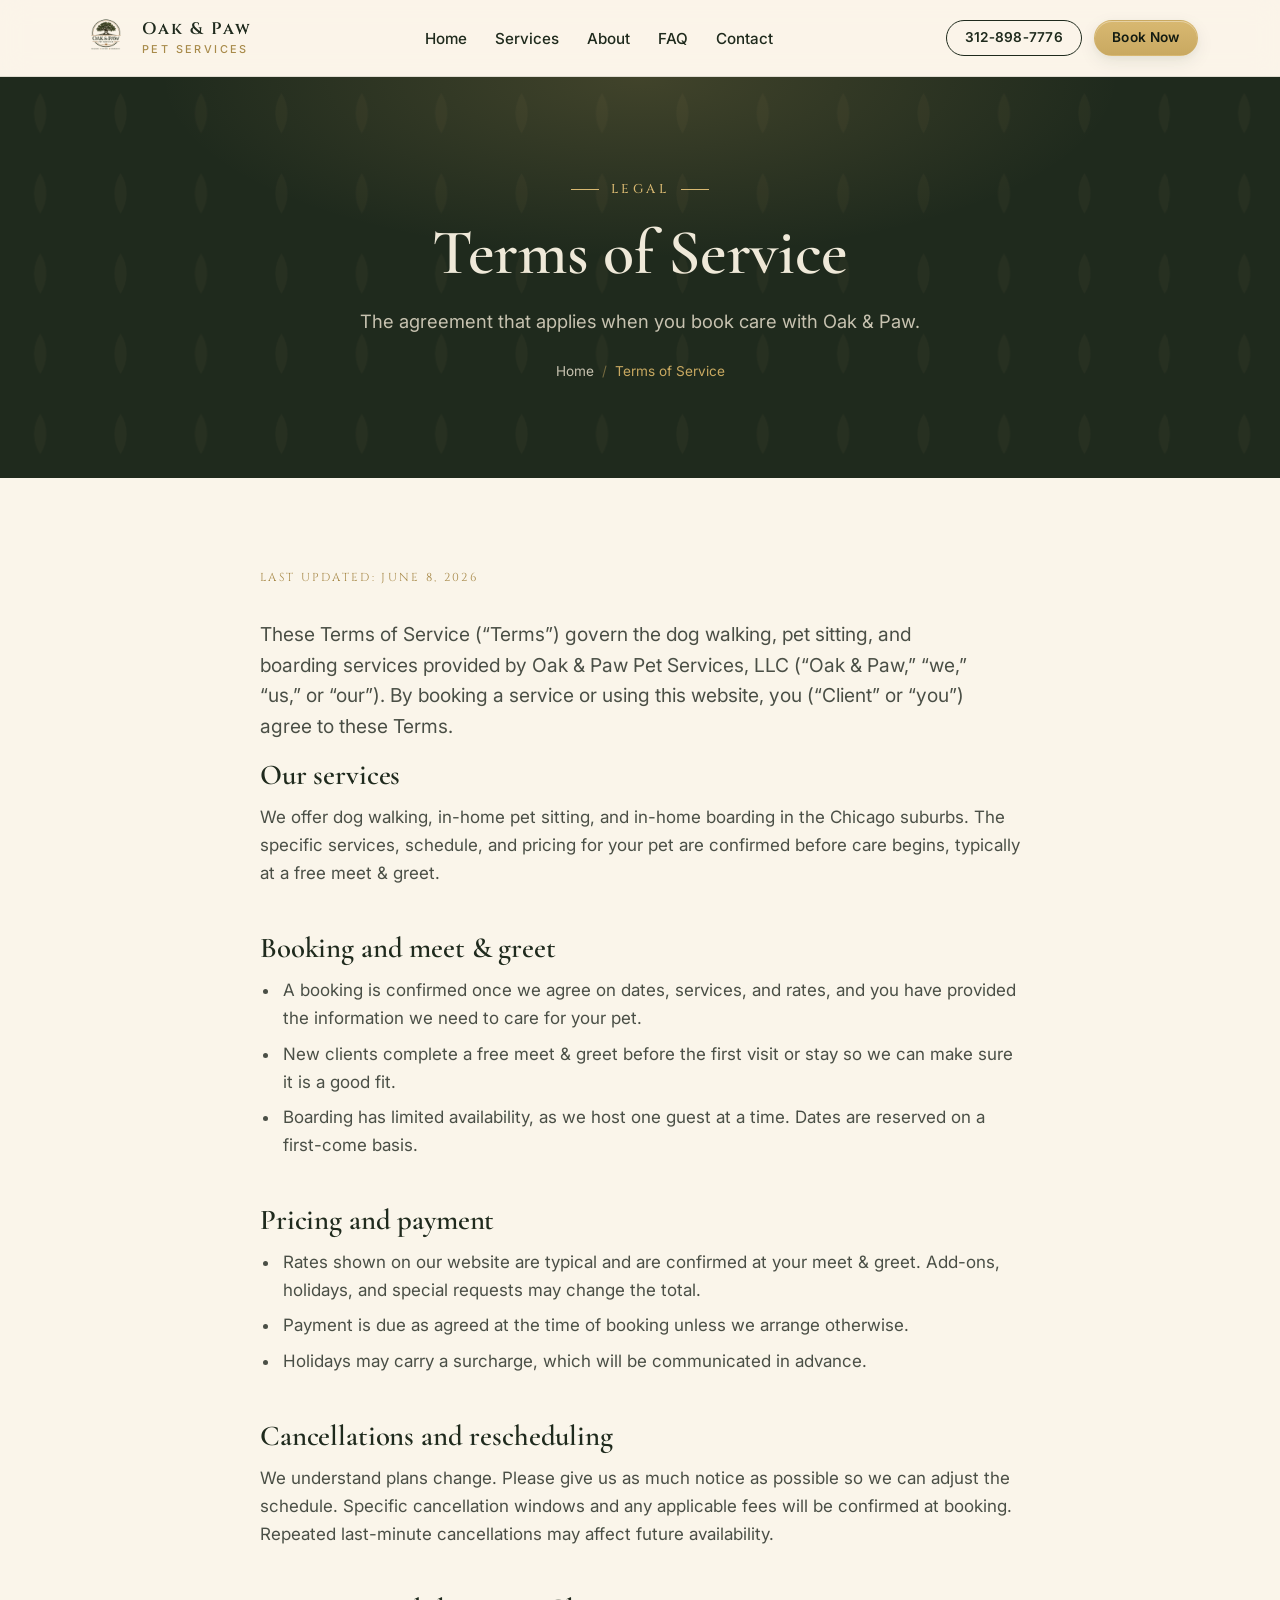
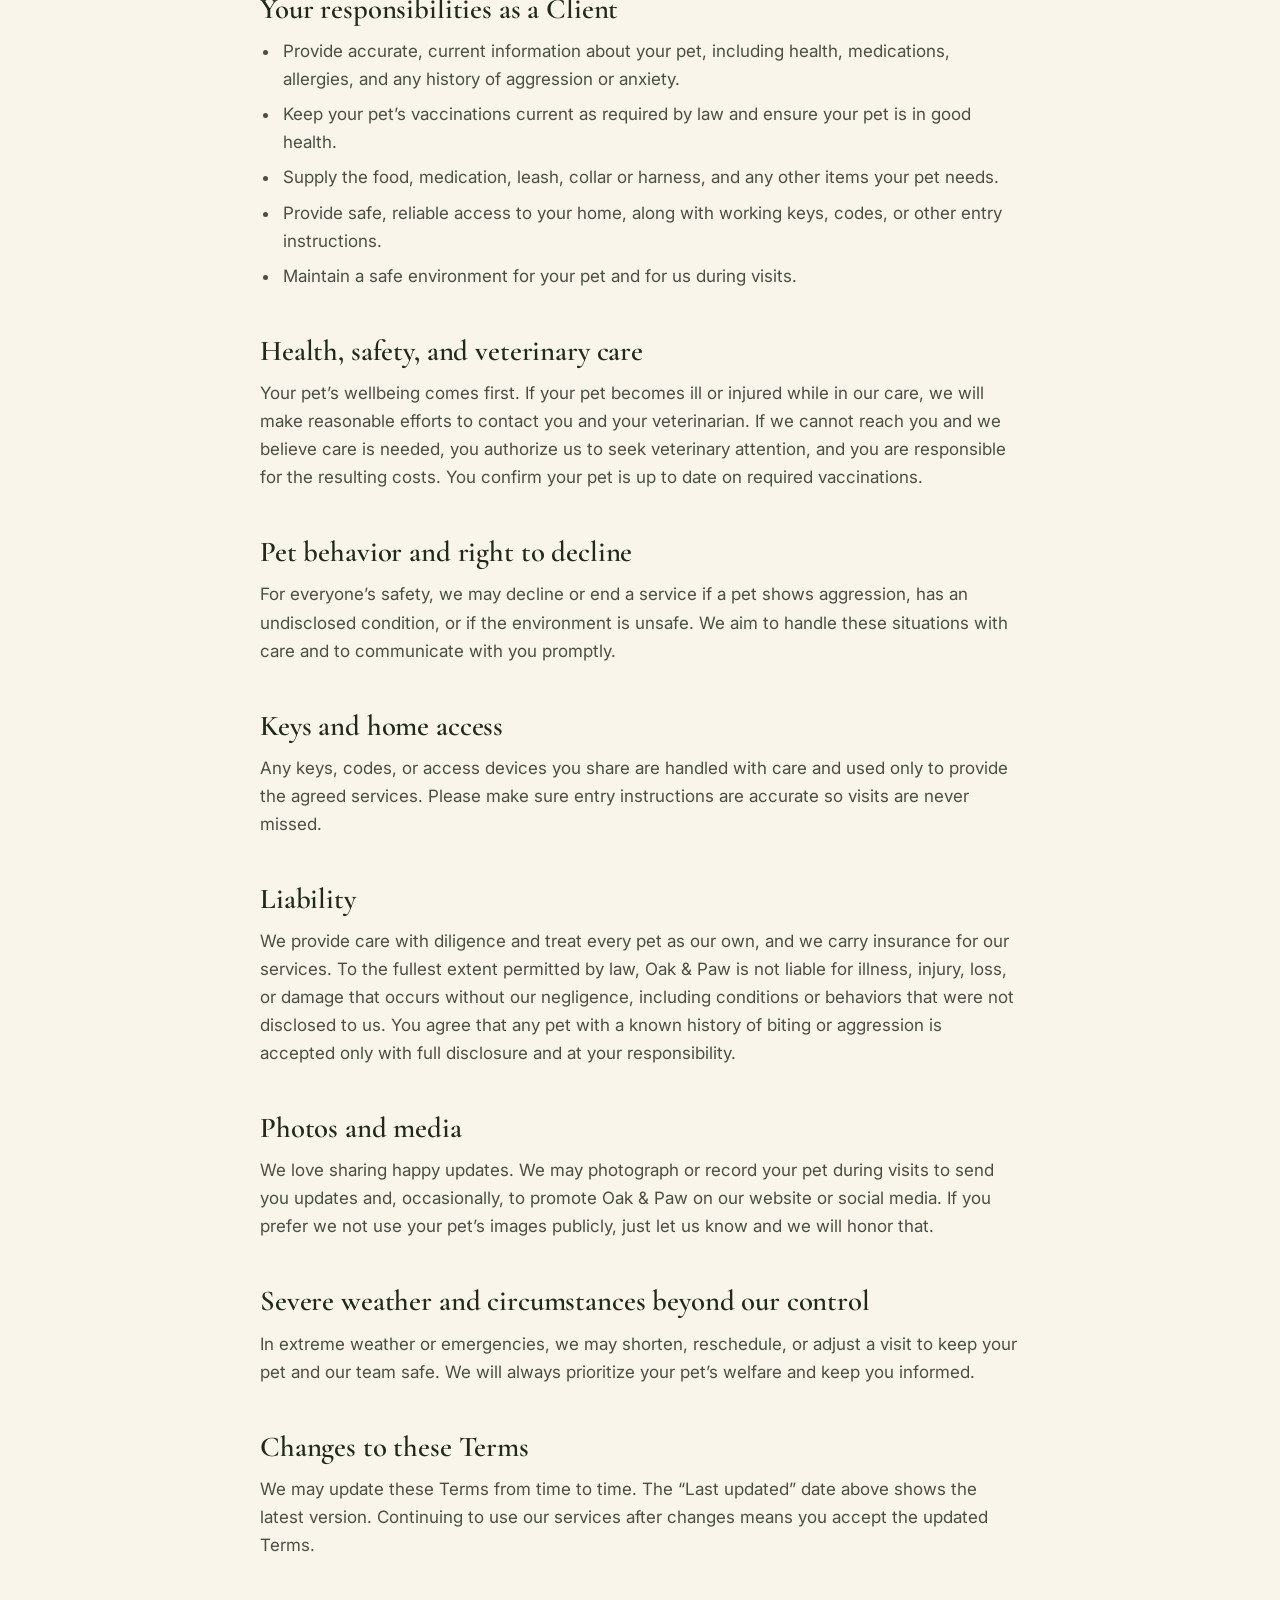
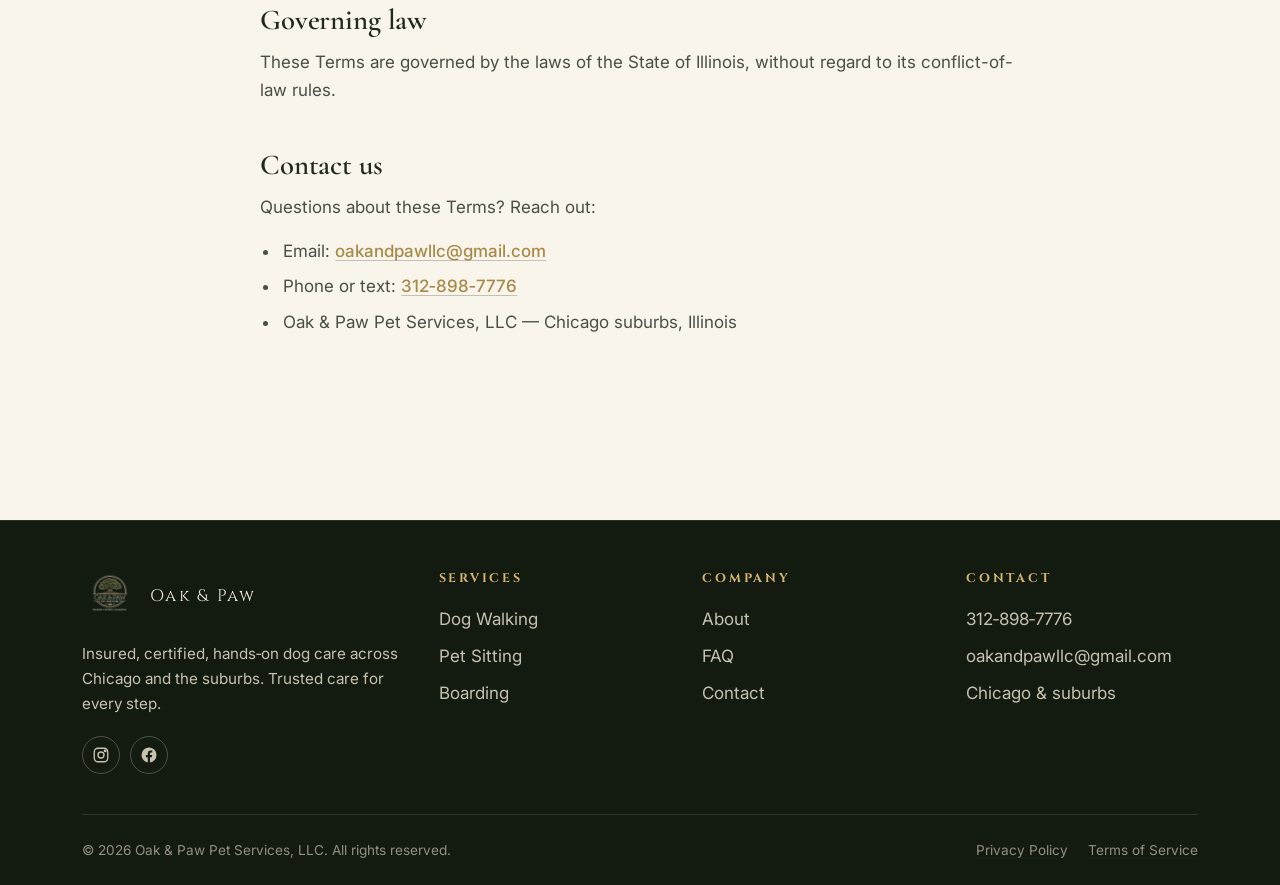
<file: terms-of-service.html>
<!DOCTYPE html>
<html lang="en">
<head>
  <meta charset="UTF-8" />
  <script>document.documentElement.classList.add('js');</script>
  <meta name="viewport" content="width=device-width, initial-scale=1.0" />
  <meta name="theme-color" content="#FAF5EA" media="(prefers-color-scheme: light)" />
  <meta name="theme-color" content="#1F2A1D" media="(prefers-color-scheme: dark)" />
  <title>Terms of Service — Oak &amp; Paw Pet Services</title>
  <meta name="description" content="The terms that apply when you book dog walking, pet sitting, or boarding with Oak &amp; Paw Pet Services, LLC." />
  <link rel="canonical" href="https://oakandpaw.vercel.app/terms-of-service.html" />

  <meta property="og:type" content="website" />
  <meta property="og:title" content="Terms of Service — Oak &amp; Paw Pet Services" />
  <meta property="og:description" content="The terms that apply when you book care with Oak &amp; Paw Pet Services, LLC." />
  <meta property="og:url" content="https://oakandpaw.vercel.app/terms-of-service.html" />
  <meta property="og:image" content="https://oakandpaw.vercel.app/images/og.jpg" />

  <link rel="icon" type="image/png" href="/images/logo.png" />
  <link rel="apple-touch-icon" href="/images/logo.png" />

  <link rel="preconnect" href="https://fonts.googleapis.com" />
  <link rel="preconnect" href="https://fonts.gstatic.com" crossorigin />
  <link rel="stylesheet" href="https://fonts.googleapis.com/css2?family=Cinzel:wght@400;500;600&family=Cormorant+Garamond:wght@500;600;700&family=Inter:wght@400;500;600;700&display=swap" />
  <link rel="stylesheet" href="styles.css" />
</head>
<body>
  <header class="site-header">
    <div class="container nav">
      <a class="nav-brand" href="/" aria-label="Oak and Paw Pet Services — home">
        <img src="images/logo.png" alt="" width="48" height="48" />
        <span class="nav-brand-text">Oak &amp; Paw<small>Pet Services</small></span>
      </a>
      <button class="nav-toggle" aria-label="Toggle navigation" aria-expanded="false" aria-controls="primary-nav">
        <span></span>
      </button>
      <nav aria-label="Primary">
        <ul class="nav-list" id="primary-nav">
          <li><a href="/">Home</a></li>
          <li><a href="services.html">Services</a></li>
          <li><a href="about.html">About</a></li>
          <li><a href="faq.html">FAQ</a></li>
          <li><a href="contact.html">Contact</a></li>
        </ul>
      </nav>
      <div class="nav-cta">
        <a class="btn btn-outline btn-sm" href="tel:+13128987776">312‑898‑7776</a>
        <a class="btn btn-primary btn-sm" href="contact.html#book">Book Now</a>
      </div>
    </div>
  </header>

  <main id="main">
    <section class="page-hero">
      <div class="container">
        <span class="eyebrow">Legal</span>
        <h1>Terms of Service</h1>
        <p>The agreement that applies when you book care with Oak &amp; Paw.</p>
        <ul class="breadcrumbs">
          <li><a href="/">Home</a></li>
          <li aria-current="page">Terms of Service</li>
        </ul>
      </div>
    </section>

    <section>
      <div class="container">
        <article class="prose reveal">
          <span class="updated">Last updated: June 8, 2026</span>

          <p class="lead">These Terms of Service (&ldquo;Terms&rdquo;) govern the dog walking, pet sitting, and boarding services provided by Oak &amp; Paw Pet Services, LLC (&ldquo;Oak &amp; Paw,&rdquo; &ldquo;we,&rdquo; &ldquo;us,&rdquo; or &ldquo;our&rdquo;). By booking a service or using this website, you (&ldquo;Client&rdquo; or &ldquo;you&rdquo;) agree to these Terms.</p>

          <h2>Our services</h2>
          <p>We offer dog walking, in-home pet sitting, and in-home boarding in the Chicago suburbs. The specific services, schedule, and pricing for your pet are confirmed before care begins, typically at a free meet &amp; greet.</p>

          <h2>Booking and meet &amp; greet</h2>
          <ul>
            <li>A booking is confirmed once we agree on dates, services, and rates, and you have provided the information we need to care for your pet.</li>
            <li>New clients complete a free meet &amp; greet before the first visit or stay so we can make sure it is a good fit.</li>
            <li>Boarding has limited availability, as we host one guest at a time. Dates are reserved on a first-come basis.</li>
          </ul>

          <h2>Pricing and payment</h2>
          <ul>
            <li>Rates shown on our website are typical and are confirmed at your meet &amp; greet. Add-ons, holidays, and special requests may change the total.</li>
            <li>Payment is due as agreed at the time of booking unless we arrange otherwise.</li>
            <li>Holidays may carry a surcharge, which will be communicated in advance.</li>
          </ul>

          <h2>Cancellations and rescheduling</h2>
          <p>We understand plans change. Please give us as much notice as possible so we can adjust the schedule. Specific cancellation windows and any applicable fees will be confirmed at booking. Repeated last-minute cancellations may affect future availability.</p>

          <h2>Your responsibilities as a Client</h2>
          <ul>
            <li>Provide accurate, current information about your pet, including health, medications, allergies, and any history of aggression or anxiety.</li>
            <li>Keep your pet&rsquo;s vaccinations current as required by law and ensure your pet is in good health.</li>
            <li>Supply the food, medication, leash, collar or harness, and any other items your pet needs.</li>
            <li>Provide safe, reliable access to your home, along with working keys, codes, or other entry instructions.</li>
            <li>Maintain a safe environment for your pet and for us during visits.</li>
          </ul>

          <h2>Health, safety, and veterinary care</h2>
          <p>Your pet&rsquo;s wellbeing comes first. If your pet becomes ill or injured while in our care, we will make reasonable efforts to contact you and your veterinarian. If we cannot reach you and we believe care is needed, you authorize us to seek veterinary attention, and you are responsible for the resulting costs. You confirm your pet is up to date on required vaccinations.</p>

          <h2>Pet behavior and right to decline</h2>
          <p>For everyone&rsquo;s safety, we may decline or end a service if a pet shows aggression, has an undisclosed condition, or if the environment is unsafe. We aim to handle these situations with care and to communicate with you promptly.</p>

          <h2>Keys and home access</h2>
          <p>Any keys, codes, or access devices you share are handled with care and used only to provide the agreed services. Please make sure entry instructions are accurate so visits are never missed.</p>

          <h2>Liability</h2>
          <p>We provide care with diligence and treat every pet as our own, and we carry insurance for our services. To the fullest extent permitted by law, Oak &amp; Paw is not liable for illness, injury, loss, or damage that occurs without our negligence, including conditions or behaviors that were not disclosed to us. You agree that any pet with a known history of biting or aggression is accepted only with full disclosure and at your responsibility.</p>

          <h2>Photos and media</h2>
          <p>We love sharing happy updates. We may photograph or record your pet during visits to send you updates and, occasionally, to promote Oak &amp; Paw on our website or social media. If you prefer we not use your pet&rsquo;s images publicly, just let us know and we will honor that.</p>

          <h2>Severe weather and circumstances beyond our control</h2>
          <p>In extreme weather or emergencies, we may shorten, reschedule, or adjust a visit to keep your pet and our team safe. We will always prioritize your pet&rsquo;s welfare and keep you informed.</p>

          <h2>Changes to these Terms</h2>
          <p>We may update these Terms from time to time. The &ldquo;Last updated&rdquo; date above shows the latest version. Continuing to use our services after changes means you accept the updated Terms.</p>

          <h2>Governing law</h2>
          <p>These Terms are governed by the laws of the State of Illinois, without regard to its conflict-of-law rules.</p>

          <h2>Contact us</h2>
          <p>Questions about these Terms? Reach out:</p>
          <ul>
            <li>Email: <a href="mailto:oakandpawllc@gmail.com">oakandpawllc@gmail.com</a></li>
            <li>Phone or text: <a href="tel:+13128987776">312‑898‑7776</a></li>
            <li>Oak &amp; Paw Pet Services, LLC — Chicago suburbs, Illinois</li>
          </ul>
        </article>
      </div>
    </section>
  </main>

  <footer class="site-footer">
    <div class="container">
      <div class="footer-grid">
        <div>
          <div class="footer-brand">
            <img src="images/logo.png" alt="" width="56" height="56" />
            <span class="name">Oak &amp; Paw</span>
          </div>
          <p class="footer-tagline">Insured, certified, hands‑on dog care across Chicago and the suburbs. Trusted care for every step.</p>
          <div class="footer-social">
            <a href="https://instagram.com/_oakandpaw" aria-label="Instagram" target="_blank" rel="noopener">
              <svg viewBox="0 0 24 24" fill="none" stroke="currentColor" stroke-width="1.8" stroke-linecap="round" stroke-linejoin="round" aria-hidden="true"><rect x="3" y="3" width="18" height="18" rx="5"/><circle cx="12" cy="12" r="4"/><circle cx="17.5" cy="6.5" r="1" fill="currentColor"/></svg>
            </a>
            <a href="https://www.facebook.com/share/1EboSwb1is/?mibextid=wwXIfr" aria-label="Facebook" target="_blank" rel="noopener">
              <svg viewBox="0 0 24 24" fill="currentColor" aria-hidden="true"><path d="M22 12a10 10 0 1 0-11.6 9.9v-7H7.9V12h2.5V9.8c0-2.5 1.5-3.9 3.8-3.9 1.1 0 2.2.2 2.2.2v2.5h-1.3c-1.3 0-1.7.8-1.7 1.6V12h2.9l-.5 2.9h-2.5v7A10 10 0 0 0 22 12z"/></svg>
            </a>
          </div>
        </div>
        <div class="footer-col"><h5>Services</h5><ul>
          <li><a href="services.html#walking">Dog Walking</a></li>
          <li><a href="services.html#sitting">Pet Sitting</a></li>
          <li><a href="services.html#boarding">Boarding</a></li>
        </ul></div>
        <div class="footer-col"><h5>Company</h5><ul>
          <li><a href="about.html">About</a></li>
          <li><a href="faq.html">FAQ</a></li>
          <li><a href="contact.html">Contact</a></li>
        </ul></div>
        <div class="footer-col"><h5>Contact</h5><ul>
          <li><a href="tel:+13128987776">312‑898‑7776</a></li>
          <li><a href="mailto:oakandpawllc@gmail.com">oakandpawllc@gmail.com</a></li>
          <li>Chicago &amp; suburbs</li>
        </ul></div>
      </div>
      <div class="footer-bottom">
        <span>© <span id="year"></span> Oak &amp; Paw Pet Services, LLC. All rights reserved.</span>
        <nav class="footer-legal" aria-label="Legal">
          <a href="privacy-policy.html">Privacy Policy</a>
          <a href="terms-of-service.html">Terms of Service</a>
        </nav>
      </div>
    </div>
  </footer>

  <script src="script.js" defer></script>
</body>
</html>
</file>
<file: styles.css>
/* =========================================================
   Oak & Paw Pet Services — design system
   Palette: deep forest green + warm metallic gold + cream
   ========================================================= */

:root {
  --forest:        #1F2A1D;
  --forest-deep:   #131B11;
  --forest-soft:   #2D3A2B;
  --gold:          #C9A961;
  --gold-warm:     #D8B871;
  --gold-deep:     #A88A4A;
  --cream:         #F5EFE0;
  --ivory:         #FAF5EA;
  --bark:          #6B4F3A;
  --ink:           #1A1F18;
  --ink-soft:      #4A4F46;
  --muted:         #6E7268;
  --line:          rgba(31, 42, 29, 0.12);
  --line-strong:   rgba(31, 42, 29, 0.22);
  --on-dark:       #EFE9D9;
  --on-dark-soft:  #C7C2B0;

  --shadow-sm:  0 1px 2px rgba(19, 27, 17, 0.06), 0 1px 3px rgba(19, 27, 17, 0.04);
  --shadow-md:  0 6px 18px rgba(19, 27, 17, 0.08), 0 2px 6px rgba(19, 27, 17, 0.04);
  --shadow-lg:  0 24px 48px rgba(19, 27, 17, 0.14), 0 8px 16px rgba(19, 27, 17, 0.06);
  --shadow-xl:  0 40px 80px -24px rgba(19, 27, 17, 0.28), 0 16px 32px -16px rgba(19, 27, 17, 0.12);

  --radius-sm:  6px;
  --radius:     12px;
  --radius-lg:  20px;
  --radius-xl:  28px;

  --container:  1180px;
  --gutter:     clamp(1rem, 3vw, 2rem);
  --header-h:   76px;

  --ff-display: "Cinzel", "Trajan Pro", "Cormorant Garamond", "Times New Roman", serif;
  --ff-serif:   "Cormorant Garamond", "Iowan Old Style", "Apple Garamond", Georgia, serif;
  --ff-body:    "Inter", -apple-system, BlinkMacSystemFont, "Segoe UI", Roboto, "Helvetica Neue", Arial, sans-serif;

  --ease:       cubic-bezier(.22, .61, .36, 1);
  --ease-out:   cubic-bezier(.16, 1, .3, 1);
}

/* Reset / base ----------------------------------------------------------- */
*, *::before, *::after { box-sizing: border-box; }
html {
  -webkit-text-size-adjust: 100%;
  text-size-adjust: 100%;
  scroll-behavior: smooth;
  scroll-padding-top: calc(var(--header-h) + 18px);   /* keep anchors clear of the sticky header */
}
@media (prefers-reduced-motion: reduce) { html { scroll-behavior: auto; } }

body {
  margin: 0;
  font-family: var(--ff-body);
  font-size: 17px;
  line-height: 1.65;
  color: var(--ink);
  background: var(--ivory);
  -webkit-font-smoothing: antialiased;
  -moz-osx-font-smoothing: grayscale;
  text-rendering: optimizeLegibility;
  overflow-x: hidden;            /* guard against any decorative overflow */
}
body.nav-open { overflow: hidden; }   /* lock scroll while the mobile menu is open */

img, svg, video { display: block; max-width: 100%; height: auto; }
a { color: var(--forest); text-decoration-color: rgba(31,42,29,.25); text-underline-offset: 3px; transition: color .2s var(--ease), text-decoration-color .2s var(--ease); }
a:hover { color: var(--gold-deep); text-decoration-color: var(--gold); }

button { font: inherit; cursor: pointer; }

::selection { background: var(--gold); color: var(--forest-deep); }

input, select, textarea { accent-color: var(--gold); }

/* Focus ring */
:focus-visible {
  outline: 2px solid var(--gold);
  outline-offset: 3px;
  border-radius: 3px;
}

/* Typography ------------------------------------------------------------- */
h1, h2, h3, h4 {
  font-family: var(--ff-serif);
  font-weight: 600;
  color: var(--forest);
  line-height: 1.15;
  letter-spacing: -.005em;
  margin: 0 0 .6em;
  text-wrap: balance;            /* tidy, even line breaks on headings */
}
h1 { font-size: clamp(2.4rem, 5.4vw, 4rem); }
h2 { font-size: clamp(1.9rem, 3.6vw, 2.75rem); }
h3 { font-size: clamp(1.25rem, 2vw, 1.55rem); }
h4 { font-size: 1.1rem; }

.eyebrow {
  display: inline-block;
  font-family: var(--ff-display);
  font-weight: 500;
  font-size: .8rem;
  letter-spacing: .28em;
  text-transform: uppercase;
  color: var(--gold-deep);
  margin-bottom: 1rem;
}

.eyebrow::before {
  content: "";
  display: inline-block;
  width: 28px; height: 1px;
  background: var(--gold);
  vertical-align: middle;
  margin-right: .75rem;
}

/* Centered eyebrows get a matching trailing rule so they read symmetrically */
.section-head .eyebrow::after,
.page-hero .eyebrow::after,
.cta-banner .eyebrow::after {
  content: "";
  display: inline-block;
  width: 28px; height: 1px;
  background: var(--gold);
  vertical-align: middle;
  margin-left: .75rem;
}
.page-hero .eyebrow::after,
.cta-banner .eyebrow::after { background: var(--gold-warm); }

p { margin: 0 0 1rem; }
p.lead { font-size: 1.2rem; color: var(--ink-soft); max-width: 60ch; line-height: 1.6; text-wrap: pretty; }

.display {
  font-family: var(--ff-display);
  text-transform: uppercase;
  letter-spacing: .05em;
  font-weight: 500;
}

/* Layout primitives ------------------------------------------------------ */
.container {
  width: 100%;
  max-width: var(--container);
  margin-inline: auto;
  padding-inline: var(--gutter);
}

section { padding-block: clamp(3.5rem, 7vw, 6rem); }
section.tight { padding-block: clamp(2.5rem, 5vw, 4rem); }

.section-head { max-width: 720px; margin: 0 auto 3rem; text-align: center; }
.section-head p { color: var(--ink-soft); font-size: 1.1rem; text-wrap: pretty; }
.section-head h2 { position: relative; }
/* subtle gold rule under centered section headings */
.section-head h2::after {
  content: "";
  display: block;
  width: 54px; height: 2px;
  margin: .85rem auto 0;
  background: linear-gradient(90deg, transparent, var(--gold), transparent);
}

.divider {
  display: flex; align-items: center; gap: 1rem;
  width: 120px; margin: 1.5rem auto;
  color: var(--gold);
}
.divider::before, .divider::after {
  content: ""; flex: 1; height: 1px; background: currentColor; opacity: .5;
}
.divider .leaf {
  width: 18px; height: 18px; flex: none;
}

/* Buttons ---------------------------------------------------------------- */
.btn {
  display: inline-flex; align-items: center; justify-content: center; gap: .6rem;
  padding: .95rem 1.6rem;
  font-family: var(--ff-body);
  font-weight: 600;
  font-size: .95rem;
  letter-spacing: .02em;
  border-radius: 999px;
  border: 1px solid transparent;
  text-decoration: none;
  transition: transform .2s var(--ease), background .2s var(--ease), color .2s var(--ease), border-color .2s var(--ease), box-shadow .25s var(--ease);
  white-space: nowrap;
  cursor: pointer;
  line-height: 1;
}
.btn:active { transform: translateY(0); }
.btn-arrow { transition: transform .25s var(--ease); }
@media (hover: hover) {
  .btn:hover { transform: translateY(-2px); }
  .btn:hover .btn-arrow { transform: translateX(4px); }
}

.btn-primary {
  background: linear-gradient(180deg, var(--gold-warm), var(--gold));
  color: var(--forest-deep);
  box-shadow: var(--shadow-md), inset 0 1px 0 rgba(255,255,255,.35);
}
.btn-primary:hover { background: linear-gradient(180deg, #e2c483, var(--gold-warm)); color: var(--forest-deep); box-shadow: var(--shadow-lg), inset 0 1px 0 rgba(255,255,255,.4); }

.btn-outline {
  background: transparent;
  color: var(--forest);
  border-color: var(--forest);
}
.btn-outline:hover { background: var(--forest); color: var(--on-dark); }

.btn-ghost-light {
  background: rgba(239, 233, 217, .04);
  color: var(--on-dark);
  border-color: rgba(239, 233, 217, .4);
}
.btn-ghost-light:hover { background: rgba(239, 233, 217, .12); border-color: var(--on-dark); color: var(--on-dark); }

.btn-lg { padding: 1.1rem 2rem; font-size: 1rem; }
.btn-sm { padding: .65rem 1.1rem; font-size: .85rem; }

/* Header / nav ----------------------------------------------------------- */
.site-header {
  position: sticky; top: 0; z-index: 50;
  background: rgba(250, 245, 234, 0.82);
  backdrop-filter: saturate(140%) blur(14px);
  -webkit-backdrop-filter: saturate(140%) blur(14px);
  border-bottom: 1px solid var(--line);
  transition: box-shadow .3s var(--ease), background .3s var(--ease);
}
.site-header.scrolled {
  box-shadow: var(--shadow-sm);
  background: rgba(250, 245, 234, 0.92);
}

.nav {
  display: flex; align-items: center; justify-content: space-between;
  gap: 1.5rem; padding-block: .85rem;
  min-height: var(--header-h);
}
.nav-brand {
  display: inline-flex; align-items: center; gap: .75rem;
  text-decoration: none; color: var(--forest);
}
.nav-brand img { width: 48px; height: 48px; object-fit: contain; }
.nav-brand-text {
  font-family: var(--ff-display);
  font-weight: 600;
  font-size: 1.05rem;
  letter-spacing: .12em;
  line-height: 1;
}
.nav-brand-text small {
  display: block;
  font-family: var(--ff-body);
  font-weight: 500;
  font-size: .68rem;
  letter-spacing: .22em;
  color: var(--gold-deep);
  margin-top: .35rem;
  text-transform: uppercase;
}

.nav-list {
  display: flex; align-items: center; gap: 1.75rem;
  list-style: none; margin: 0; padding: 0;
}
.nav-list a {
  position: relative;
  font-weight: 500; font-size: .95rem;
  color: var(--forest); text-decoration: none;
  padding: .5rem 0;
}
.nav-list a::after {
  content: ""; position: absolute; left: 0; right: 0; bottom: 0;
  height: 2px; background: var(--gold);
  transform: scaleX(0); transform-origin: left;
  transition: transform .25s var(--ease);
}
.nav-list a:hover::after,
.nav-list a[aria-current="page"]::after { transform: scaleX(1); }
.nav-list a[aria-current="page"] { color: var(--gold-deep); }

/* CTAs injected into the mobile menu by script.js */
.nav-mobile-cta { display: none; }

.nav-cta { display: flex; align-items: center; gap: .75rem; }

.nav-toggle {
  display: none;
  width: 44px; height: 44px;
  background: transparent; border: 1px solid var(--line-strong);
  border-radius: var(--radius-sm);
  align-items: center; justify-content: center;
  color: var(--forest);
}
.nav-toggle span {
  display: block; width: 20px; height: 2px; background: currentColor;
  position: relative;
  transition: transform .25s var(--ease), opacity .2s var(--ease);
}
.nav-toggle span::before,
.nav-toggle span::after {
  content: ""; position: absolute; left: 0;
  width: 20px; height: 2px; background: currentColor;
  transition: transform .25s var(--ease);
}
.nav-toggle span::before { transform: translateY(-6px); }
.nav-toggle span::after  { transform: translateY(6px); }
.nav-toggle[aria-expanded="true"] span { background: transparent; }
.nav-toggle[aria-expanded="true"] span::before { transform: rotate(45deg); }
.nav-toggle[aria-expanded="true"] span::after  { transform: rotate(-45deg); }

@media (max-width: 880px) {
  .nav-toggle { display: inline-flex; margin-left: auto; }
  .nav-list, .nav .nav-cta { display: none; }
  .nav > nav[aria-label="Primary"] { display: contents; }

  .nav-list.is-open {
    display: flex;
    position: absolute;
    top: 100%; left: 0; right: 0;
    flex-direction: column; align-items: stretch; gap: 0;
    background: var(--ivory);
    border-bottom: 1px solid var(--line);
    box-shadow: var(--shadow-md);
    padding: .5rem var(--gutter) 1.25rem;
    max-height: calc(100dvh - var(--header-h));
    overflow-y: auto;
  }
  .nav-list.is-open li { border-bottom: 1px solid var(--line); }
  .nav-list.is-open a { display: block; padding: 1rem .25rem; font-size: 1.05rem; }
  .nav-list.is-open a::after { display: none; }

  /* phone + book buttons cloned into the menu footer */
  .nav-list.is-open .nav-mobile-cta {
    display: grid; gap: .65rem;
    border-bottom: 0;
    padding-top: 1.1rem;
  }
  .nav-list.is-open .nav-mobile-cta .btn { width: 100%; }
}

/* Hero ------------------------------------------------------------------- */
.hero {
  position: relative;
  background: radial-gradient(ellipse at top, var(--forest-soft) 0%, var(--forest) 45%, var(--forest-deep) 100%);
  color: var(--on-dark);
  overflow: hidden;
  isolation: isolate;
}
.hero::before {
  content: "";
  position: absolute; inset: 0;
  background:
    radial-gradient(800px 400px at 80% -10%, rgba(201, 169, 97, .25), transparent 60%),
    radial-gradient(600px 500px at -10% 110%, rgba(201, 169, 97, .12), transparent 60%);
  pointer-events: none;
  z-index: -1;
}
.hero::after {
  content: "";
  position: absolute; inset: 0;
  background-image: url("data:image/svg+xml;utf8,<svg xmlns='http://www.w3.org/2000/svg' viewBox='0 0 200 200'><defs><pattern id='p' width='40' height='40' patternUnits='userSpaceOnUse'><path d='M20 8c-4 6-4 14 0 20 4-6 4-14 0-20z' fill='%23C9A961' opacity='0.06'/></pattern></defs><rect width='200' height='200' fill='url(%23p)'/></svg>");
  opacity: .5;
  pointer-events: none;
  z-index: -1;
}

/* Hero background video: ambient, heavily darkened so copy stays legible */
.hero-video {
  position: absolute; inset: 0;
  z-index: -2;
  overflow: hidden;
  pointer-events: none;
}
.hero-video video {
  width: 100%; height: 100%;
  object-fit: cover;
  display: block;
}
.hero-video::after {
  content: "";
  position: absolute; inset: 0;
  background:
    linear-gradient(180deg, rgba(19,27,17,.86), rgba(19,27,17,.80) 50%, rgba(19,27,17,.92)),
    radial-gradient(120% 80% at 70% 0%, rgba(19,27,17,.35), rgba(19,27,17,.75));
}
@media (prefers-reduced-motion: reduce) {
  .hero-video video { display: none; }   /* poster/gradient remains */
}

.hero-inner {
  padding-block: clamp(3.5rem, 9vw, 6.5rem);
  display: grid;
  gap: clamp(2rem, 5vw, 4rem);
  grid-template-columns: minmax(0, 1fr);
  align-items: center;
}
@media (min-width: 920px) {
  .hero-inner { grid-template-columns: 1.15fr .85fr; }
}

.hero-eyebrow {
  color: var(--gold-warm);
}
.hero-eyebrow::before { background: var(--gold-warm); }

.hero h1 {
  color: var(--on-dark);
  font-family: var(--ff-serif);
  font-weight: 500;
  line-height: 1.05;
  margin-bottom: 1.25rem;
}
.hero h1 .accent {
  display: block;
  font-family: var(--ff-display);
  font-weight: 500;
  font-size: .5em;
  letter-spacing: .2em;
  color: var(--gold);
  margin-top: 1.1rem;
  text-transform: uppercase;
}

.hero p.lead { color: var(--on-dark-soft); margin-bottom: 2rem; }

.hero-actions { display: flex; flex-wrap: wrap; gap: .85rem; align-items: center; }

/* Hero medallion: logo mounted on a cream disc so it reads on the dark hero */
.hero-media {
  position: relative;
  aspect-ratio: 1 / 1;
  max-width: 440px;
  margin: 0 auto;
  width: 100%;
}
.hero-media::before {
  content: "";
  position: absolute; inset: 4%;
  border-radius: 50%;
  background: radial-gradient(circle, rgba(201, 169, 97, .35), transparent 62%);
  filter: blur(8px);
  z-index: -1;
}
.hero-media .ring {
  position: absolute; inset: 0;
  border-radius: 50%;
  border: 1px solid rgba(201, 169, 97, .35);
}
.hero-media .ring.r2 { inset: 6%; border-color: rgba(201, 169, 97, .25); border-style: dashed; }
.hero-media .ring.r3 { inset: 12%; border-color: rgba(201, 169, 97, .18); }
.hero-media .logo-wrap {
  position: absolute; inset: 15%;
  display: grid; place-items: center;
  padding: 4%;
  background: radial-gradient(circle at 50% 36%, var(--ivory), var(--cream) 80%);
  border-radius: 50%;
  box-shadow:
    inset 0 0 0 1px rgba(201, 169, 97, .55),
    inset 0 2px 10px rgba(255, 255, 255, .6),
    0 30px 60px -22px rgba(0, 0, 0, .6);
}
.hero-media img {
  width: 100%;
  filter: drop-shadow(0 6px 14px rgba(19, 27, 17, .18));
}
@media (prefers-reduced-motion: no-preference) {
  .hero-media .ring { animation: spin 60s linear infinite; }
  .hero-media .ring.r2 { animation-duration: 90s; animation-direction: reverse; }
  .hero-media .ring.r3 { animation-duration: 120s; }
}
@keyframes spin { to { transform: rotate(360deg); } }

/* gentle entrance for hero copy (only when JS confirms support) */
.js .hero-inner > div:first-child > * {
  opacity: 0;
  transform: translateY(16px);
  animation: heroIn .8s var(--ease-out) forwards;
}
.js .hero-inner > div:first-child > *:nth-child(1) { animation-delay: .05s; }
.js .hero-inner > div:first-child > *:nth-child(2) { animation-delay: .14s; }
.js .hero-inner > div:first-child > *:nth-child(3) { animation-delay: .23s; }
.js .hero-inner > div:first-child > *:nth-child(4) { animation-delay: .32s; }
@keyframes heroIn { to { opacity: 1; transform: none; } }
@media (prefers-reduced-motion: reduce) {
  .js .hero-inner > div:first-child > * { opacity: 1; transform: none; animation: none; }
}

/* Trust strip ------------------------------------------------------------ */
.trust {
  background: var(--forest-deep);
  color: var(--on-dark);
  padding-block: 1.25rem;
  border-top: 1px solid rgba(201, 169, 97, .2);
}
.trust-list {
  display: flex; flex-wrap: wrap; align-items: center; justify-content: center;
  gap: 1rem 2.5rem;
  list-style: none; margin: 0; padding: 0;
  font-family: var(--ff-display);
  font-size: .78rem;
  letter-spacing: .24em;
  text-transform: uppercase;
  color: var(--on-dark-soft);
}
.trust-list li { display: inline-flex; align-items: center; gap: .65rem; }
.trust-list svg { width: 18px; height: 18px; color: var(--gold); flex: none; }

/* Cards ------------------------------------------------------------------ */
.service-grid {
  display: grid; gap: 1.5rem;
  grid-template-columns: 1fr;          /* phones: clean single column, no orphan card */
}
@media (min-width: 720px) {
  .service-grid { grid-template-columns: repeat(3, 1fr); }   /* tablet & up: even 3-up */
}

.service-card {
  position: relative;
  background: var(--ivory);
  border: 1px solid var(--line);
  border-radius: var(--radius-lg);
  padding: 2.25rem 1.75rem 2rem;
  text-decoration: none; color: inherit;
  display: flex; flex-direction: column; gap: 1rem;
  transition: transform .3s var(--ease-out), box-shadow .3s var(--ease-out), border-color .3s var(--ease-out);
  overflow: hidden;
}
.service-card::before {
  content: "";
  position: absolute; top: 0; left: 0; right: 0;
  height: 4px;
  background: linear-gradient(90deg, var(--gold-deep), var(--gold), var(--gold-warm));
  transform: scaleX(0); transform-origin: left;
  transition: transform .4s var(--ease-out);
}
@media (hover: hover) {
  .service-card:hover {
    transform: translateY(-6px);
    box-shadow: var(--shadow-lg);
    border-color: rgba(201, 169, 97, .4);
  }
  .service-card:hover::before { transform: scaleX(1); }
  .service-card:hover .service-icon { transform: scale(1.06) rotate(-3deg); }
}
.service-card:focus-visible { transform: translateY(-6px); box-shadow: var(--shadow-lg); }

.service-icon {
  width: 64px; height: 64px;
  display: grid; place-items: center;
  border-radius: 50%;
  background: linear-gradient(135deg, rgba(201,169,97,.2), rgba(201,169,97,.05));
  border: 1px solid rgba(201, 169, 97, .25);
  color: var(--gold-deep);
  transition: transform .3s var(--ease-out);
}
.service-icon svg { width: 32px; height: 32px; }
.service-card h3 { margin: 0; }
.service-card p { color: var(--ink-soft); margin: 0; }
.service-card .more {
  margin-top: auto;
  font-family: var(--ff-body); font-weight: 600;
  color: var(--gold-deep);
  font-size: .9rem; letter-spacing: .03em;
  display: inline-flex; align-items: center; gap: .4rem;
}
.service-card .more span { transition: transform .25s var(--ease); }
@media (hover: hover) {
  .service-card:hover .more { color: var(--forest); }
  .service-card:hover .more span { transform: translateX(4px); }
}

/* Photo slots -----------------------------------------------------------
   Each slot layers: subtle overlay + the photo (var --photo) + a forest
   gradient fallback. If the image file is missing, the gradient shows, so
   nothing ever looks broken. Drop the real .jpg in and it appears. */
.service-card.has-media { padding: 0; }
.service-card .service-card-media {
  width: 100%;
  aspect-ratio: 4 / 3;
  background-image:
    linear-gradient(160deg, rgba(31,42,29,0) 42%, rgba(19,27,17,.45)),
    var(--photo, none),
    linear-gradient(140deg, var(--forest-soft), var(--forest-deep));
  background-size: cover;
  background-position: center;
  background-repeat: no-repeat;
}
.service-card .service-card-body {
  padding: 1.75rem;
  display: flex; flex-direction: column; gap: 1rem;
  flex: 1 1 auto;
}
/* icon lifts to overlap the photo band as a floating badge */
.service-card.has-media .service-icon {
  position: relative;
  margin-top: -58px;
  background: var(--ivory);
  box-shadow: var(--shadow-sm), inset 0 0 0 1px rgba(201,169,97,.25);
}

/* Wide service banners (services.html) */
.service-banner {
  width: 100%;
  aspect-ratio: 21 / 9;
  border-radius: var(--radius-lg);
  margin-bottom: clamp(2rem, 5vw, 3rem);
  background-image:
    linear-gradient(120deg, rgba(19,27,17,.28), rgba(19,27,17,0) 55%),
    var(--photo, none),
    linear-gradient(140deg, var(--forest-soft), var(--forest-deep));
  background-size: cover;
  background-position: center;
  background-repeat: no-repeat;
  box-shadow: var(--shadow-md);
}
@media (max-width: 640px) { .service-banner { aspect-ratio: 16 / 10; } }
/* Desktop-only: lift the crop so the dog's face clears the wide 21:9 banner */
@media (min-width: 641px) {
  .service-banner--face { background-position: center 28%; }
}

/* Hero medallion photo variant: swaps the logo for a dog portrait that
   fills the existing disc + rings frame (add .has-photo to .hero-media). */
.hero-media.has-photo .logo-wrap { padding: 0; overflow: hidden; }
.hero-media.has-photo .logo-wrap img {
  width: 100%; height: 100%;
  object-fit: cover;
  border-radius: 50%;
  filter: none;
}

/* Why us ----------------------------------------------------------------- */
.why {
  background:
    linear-gradient(180deg, var(--ivory) 0%, var(--cream) 100%);
}
.why-grid {
  display: grid; gap: 1.25rem;
  grid-template-columns: repeat(auto-fit, minmax(min(100%, 240px), 1fr));
}
.why-item {
  padding: 1.6rem;
  background: var(--ivory);
  border: 1px solid var(--line);
  border-radius: var(--radius);
  transition: border-color .25s var(--ease), transform .25s var(--ease), box-shadow .25s var(--ease);
}
@media (hover: hover) {
  .why-item:hover { border-color: var(--gold); transform: translateY(-3px); box-shadow: var(--shadow-md); }
}
.why-item .num {
  font-family: var(--ff-display);
  font-size: .8rem; letter-spacing: .25em;
  color: var(--gold-deep);
  margin-bottom: .75rem;
  display: block;
}
.why-item h4 { color: var(--forest); margin: 0 0 .5rem; font-family: var(--ff-serif); font-size: 1.2rem; }
.why-item p { color: var(--ink-soft); margin: 0; font-size: .96rem; text-wrap: pretty; }

/* Detail service blocks (services.html) --------------------------------- */
.service-detail {
  display: grid;
  gap: clamp(2rem, 5vw, 4rem);
  align-items: center;
  grid-template-columns: minmax(0, 1fr);
}
@media (min-width: 880px) {
  .service-detail { grid-template-columns: 1fr 1fr; }
  .service-detail.reverse > :first-child { order: 2; }
}

.service-detail .meta {
  font-family: var(--ff-display);
  letter-spacing: .2em;
  text-transform: uppercase;
  color: var(--gold-deep);
  font-size: .78rem;
  margin-bottom: .75rem;
}

.service-detail ul.checks {
  list-style: none; padding: 0; margin: 1.5rem 0;
  display: grid; gap: .75rem;
}
.service-detail ul.checks li {
  display: flex; gap: .75rem; align-items: flex-start;
  color: var(--ink-soft);
}
.service-detail ul.checks li::before {
  content: "";
  width: 22px; height: 22px; flex: none;
  background: var(--gold) url("data:image/svg+xml;utf8,<svg xmlns='http://www.w3.org/2000/svg' viewBox='0 0 24 24' fill='none' stroke='%231F2A1D' stroke-width='3' stroke-linecap='round' stroke-linejoin='round'><polyline points='20 6 9 17 4 12'/></svg>") center/14px no-repeat;
  border-radius: 50%;
  margin-top: 2px;
}

.service-card-feature {
  background: var(--forest);
  color: var(--on-dark);
  padding: clamp(2rem, 4vw, 3rem);
  border-radius: var(--radius-lg);
  box-shadow: var(--shadow-md);
  position: relative;
  overflow: hidden;
}
.service-card-feature::before {
  content: "";
  position: absolute; top: -50px; right: -50px;
  width: 220px; height: 220px;
  background: radial-gradient(circle, rgba(201,169,97,.22), transparent 70%);
  pointer-events: none;
}
.service-card-feature h3 { color: var(--gold-warm); font-family: var(--ff-display); letter-spacing: .14em; font-size: 1.1rem; text-transform: uppercase; }
.service-card-feature .price {
  font-family: var(--ff-serif); font-size: 2.6rem; color: var(--on-dark); margin: .5rem 0 1rem; line-height: 1;
}
.service-card-feature .price small { font-size: 1rem; color: var(--on-dark-soft); margin-left: .25rem; }

/* Testimonials ----------------------------------------------------------- */
.testimonials {
  background: var(--cream);
}
.testimonial-grid {
  display: grid; gap: 1.5rem;
  grid-template-columns: repeat(auto-fit, minmax(min(100%, 280px), 1fr));
}
.testimonial {
  background: var(--ivory);
  border: 1px solid var(--line);
  border-radius: var(--radius-lg);
  padding: 2rem;
  position: relative;
}
.testimonial::before {
  content: "\201C";
  position: absolute; top: .25rem; left: 1.25rem;
  font-family: var(--ff-serif);
  font-size: 5rem;
  line-height: 1;
  color: var(--gold);
  opacity: .35;
}
.testimonial blockquote {
  margin: 1.5rem 0 1rem;
  font-family: var(--ff-serif);
  font-size: 1.2rem;
  line-height: 1.55;
  color: var(--ink);
}
.testimonial .who {
  display: flex; align-items: center; gap: .75rem;
  font-size: .9rem;
}
.testimonial .who strong { color: var(--forest); font-family: var(--ff-body); }
.testimonial .who .stars { color: var(--gold); letter-spacing: 2px; }

/* Social CTA (replaces testimonials when real ones aren't ready) */
.social-cta {
  display: grid; gap: 1.25rem;
  grid-template-columns: repeat(auto-fit, minmax(min(100%, 260px), 1fr));
  max-width: 720px; margin: 0 auto;
}
.social-card {
  display: flex; align-items: center; gap: 1rem;
  padding: 1.5rem 1.75rem;
  background: var(--ivory);
  border: 1px solid var(--line);
  border-radius: var(--radius-lg);
  text-decoration: none;
  color: inherit;
  transition: transform .25s var(--ease-out), box-shadow .25s var(--ease-out), border-color .25s var(--ease-out);
}
@media (hover: hover) {
  .social-card:hover {
    transform: translateY(-4px);
    box-shadow: var(--shadow-md);
    border-color: var(--gold);
    color: inherit;
  }
  .social-card:hover .social-icon { transform: scale(1.08); }
}
.social-card .social-icon {
  width: 52px; height: 52px; flex: none;
  display: grid; place-items: center;
  background: linear-gradient(135deg, rgba(201,169,97,.2), rgba(201,169,97,.06));
  border-radius: 50%;
  color: var(--gold-deep);
  transition: transform .25s var(--ease-out);
}
.social-card .social-icon svg { width: 26px; height: 26px; }
.social-card strong {
  display: block;
  font-family: var(--ff-serif);
  font-size: 1.25rem;
  color: var(--forest);
  margin-bottom: .15rem;
}
.social-card span {
  display: block;
  font-size: .9rem;
  color: var(--muted);
}

/* CTA banner ------------------------------------------------------------- */
.cta-banner {
  background: linear-gradient(135deg, var(--forest-deep), var(--forest) 60%, var(--forest-soft));
  color: var(--on-dark);
  border-radius: var(--radius-xl);
  padding: clamp(2.5rem, 6vw, 4.5rem);
  text-align: center;
  position: relative;
  overflow: hidden;
  margin-block: clamp(2rem, 5vw, 4rem);
  box-shadow: var(--shadow-lg);
}
.cta-banner::before {
  content: "";
  position: absolute; top: -100px; right: -80px;
  width: 320px; height: 320px;
  background: radial-gradient(circle, rgba(201,169,97,.18), transparent 70%);
  pointer-events: none;
}
.cta-banner::after {
  content: "";
  position: absolute; bottom: -120px; left: -90px;
  width: 300px; height: 300px;
  background: radial-gradient(circle, rgba(201,169,97,.12), transparent 70%);
  pointer-events: none;
}
.cta-banner > * { position: relative; }
.cta-banner h2 { color: var(--on-dark); }
.cta-banner p { color: var(--on-dark-soft); max-width: 560px; margin: 0 auto 2rem; font-size: 1.1rem; text-wrap: pretty; }
.cta-actions { display: flex; flex-wrap: wrap; justify-content: center; gap: .85rem; }

/* Page hero (inner pages) ------------------------------------------------ */
.page-hero {
  background: var(--forest);
  color: var(--on-dark);
  text-align: center;
  padding-block: clamp(4rem, 8vw, 6rem);
  position: relative;
  overflow: hidden;
}
.page-hero::before {
  content: "";
  position: absolute; inset: 0;
  background: radial-gradient(800px 300px at 50% 0%, rgba(201, 169, 97, .2), transparent 60%);
  pointer-events: none;
}
.page-hero::after {
  content: "";
  position: absolute; inset: 0;
  background-image: url("data:image/svg+xml;utf8,<svg xmlns='http://www.w3.org/2000/svg' viewBox='0 0 200 200'><defs><pattern id='p' width='40' height='40' patternUnits='userSpaceOnUse'><path d='M20 8c-4 6-4 14 0 20 4-6 4-14 0-20z' fill='%23C9A961' opacity='0.05'/></pattern></defs><rect width='200' height='200' fill='url(%23p)'/></svg>");
  pointer-events: none;
}
.page-hero > .container { position: relative; }
.page-hero h1 { color: var(--on-dark); margin-bottom: 1rem; }
.page-hero p { color: var(--on-dark-soft); max-width: 620px; margin: 0 auto; font-size: 1.15rem; text-wrap: pretty; }
.page-hero .eyebrow { color: var(--gold-warm); }
.page-hero .eyebrow::before { background: var(--gold-warm); }

.breadcrumbs {
  list-style: none; padding: 0; margin: 1.5rem 0 0;
  display: flex; justify-content: center; flex-wrap: wrap; gap: .35rem .5rem;
  font-size: .85rem;
  color: var(--on-dark-soft);
}
.breadcrumbs a { color: var(--on-dark-soft); }
.breadcrumbs a:hover { color: var(--gold); }
.breadcrumbs li[aria-current] { color: var(--gold); }
.breadcrumbs li + li::before { content: "/"; margin-right: .5rem; opacity: .5; }

/* About page ------------------------------------------------------------- */
.about-grid {
  display: grid;
  gap: clamp(2rem, 5vw, 4rem);
  grid-template-columns: minmax(0, 1fr);
}
@media (min-width: 880px) { .about-grid { grid-template-columns: 1.1fr .9fr; } }

.credentials {
  list-style: none; padding: 0; margin: 2rem 0 0;
  display: grid; gap: 1rem;
}
.credentials li {
  display: flex; gap: 1rem;
  padding: 1.1rem 1.25rem;
  background: var(--ivory);
  border: 1px solid var(--line);
  border-left: 3px solid var(--gold);
  border-radius: var(--radius);
  transition: transform .25s var(--ease), box-shadow .25s var(--ease);
}
@media (hover: hover) {
  .credentials li:hover { transform: translateX(4px); box-shadow: var(--shadow-sm); }
}
.credentials li svg { width: 26px; height: 26px; color: var(--gold-deep); flex: none; }
.credentials li strong { display: block; color: var(--forest); }
.credentials li span { color: var(--ink-soft); font-size: .94rem; }

.stat-strip {
  display: grid; gap: 1rem;
  grid-template-columns: repeat(auto-fit, minmax(min(100%, 160px), 1fr));
  margin-top: 2.5rem;
}
.stat {
  text-align: center;
  padding: 1.75rem 1rem;
  background: var(--forest);
  color: var(--on-dark);
  border-radius: var(--radius);
  position: relative;
  overflow: hidden;
}
.stat::before {
  content: "";
  position: absolute; top: 0; left: 0; right: 0; height: 3px;
  background: linear-gradient(90deg, transparent, var(--gold), transparent);
}
.stat .num { display: block; font-family: var(--ff-serif); color: var(--gold); font-size: 2.6rem; line-height: 1; font-variant-numeric: tabular-nums; }
.stat .label { font-family: var(--ff-display); font-size: .72rem; letter-spacing: .25em; text-transform: uppercase; color: var(--on-dark-soft); margin-top: .5rem; display: block; }

/* FAQ -------------------------------------------------------------------- */
.faq-list {
  max-width: 820px; margin: 0 auto;
  display: grid; gap: .85rem;
}
.faq-item {
  background: var(--ivory);
  border: 1px solid var(--line);
  border-radius: var(--radius);
  overflow: hidden;
  transition: border-color .25s var(--ease), box-shadow .25s var(--ease);
}
.faq-item[open] { border-color: var(--gold); box-shadow: var(--shadow-sm); }
.faq-item summary {
  list-style: none;
  cursor: pointer;
  padding: 1.25rem 1.5rem;
  display: flex; align-items: center; justify-content: space-between; gap: 1rem;
  font-family: var(--ff-serif);
  font-size: 1.2rem;
  color: var(--forest);
  font-weight: 600;
}
.faq-item summary::-webkit-details-marker { display: none; }
.faq-item summary:hover { color: var(--gold-deep); }
.faq-item summary::after {
  content: "";
  width: 26px; height: 26px; flex: none;
  background: var(--cream) url("data:image/svg+xml;utf8,<svg xmlns='http://www.w3.org/2000/svg' viewBox='0 0 24 24' fill='none' stroke='%231F2A1D' stroke-width='2.4' stroke-linecap='round' stroke-linejoin='round'><polyline points='6 9 12 15 18 9'/></svg>") center/14px no-repeat;
  border-radius: 50%;
  transition: transform .25s var(--ease), background-color .25s var(--ease);
}
.faq-item[open] summary::after { transform: rotate(180deg); background-color: var(--gold); }
.faq-item .body {
  padding: 0 1.5rem 1.5rem;
  color: var(--ink-soft);
}
.faq-item .body p { text-wrap: pretty; }

/* Contact / form --------------------------------------------------------- */
.contact-grid {
  display: grid; gap: clamp(2rem, 5vw, 3.5rem);
  grid-template-columns: minmax(0, 1fr);
}
@media (min-width: 880px) { .contact-grid { grid-template-columns: .9fr 1.1fr; } }

.contact-info {
  background: var(--forest);
  color: var(--on-dark);
  padding: 2.5rem;
  border-radius: var(--radius-lg);
  position: relative;
  overflow: hidden;
}
.contact-info::before {
  content: "";
  position: absolute; top: -60px; right: -60px;
  width: 200px; height: 200px;
  background: radial-gradient(circle, rgba(201,169,97,.18), transparent 70%);
  pointer-events: none;
}
.contact-info > * { position: relative; }
.contact-info h2 { color: var(--gold-warm); font-size: 1.6rem; }
.contact-info p { color: var(--on-dark-soft); }
.contact-list {
  list-style: none; padding: 0; margin: 2rem 0 0;
  display: grid; gap: 1.5rem;
}
.contact-list li { display: flex; gap: 1rem; align-items: flex-start; }
.contact-list .icon {
  width: 40px; height: 40px; flex: none;
  background: rgba(201, 169, 97, .18);
  border: 1px solid rgba(201, 169, 97, .35);
  border-radius: 50%;
  display: grid; place-items: center;
  color: var(--gold-warm);
}
.contact-list .icon svg { width: 18px; height: 18px; }
.contact-list .label { font-family: var(--ff-display); font-size: .72rem; letter-spacing: .22em; text-transform: uppercase; color: var(--on-dark-soft); }
.contact-list a { color: var(--on-dark); text-decoration: none; font-weight: 500; }
.contact-list a:hover { color: var(--gold); }
.contact-list .value { font-size: 1.05rem; }

.contact-form {
  background: var(--ivory);
  border: 1px solid var(--line);
  border-radius: var(--radius-lg);
  padding: clamp(1.5rem, 3vw, 2.5rem);
  box-shadow: var(--shadow-sm);
}
.form-grid { display: grid; gap: 1.1rem; grid-template-columns: 1fr 1fr; }
@media (max-width: 600px) { .form-grid { grid-template-columns: 1fr; } }
.form-field.full { grid-column: 1 / -1; }
.form-field label {
  display: block;
  font-family: var(--ff-display); font-size: .72rem; letter-spacing: .2em;
  text-transform: uppercase;
  color: var(--gold-deep);
  margin-bottom: .5rem;
  font-weight: 500;
}
.form-field input,
.form-field select,
.form-field textarea {
  width: 100%;
  font-family: var(--ff-body); font-size: 1rem;
  padding: .85rem 1rem;
  background: white;
  border: 1px solid var(--line-strong);
  border-radius: var(--radius-sm);
  color: var(--ink);
  transition: border-color .2s var(--ease), box-shadow .2s var(--ease);
}
.form-field input:focus,
.form-field select:focus,
.form-field textarea:focus {
  outline: none;
  border-color: var(--gold);
  box-shadow: 0 0 0 3px rgba(201, 169, 97, .22);
}
.form-field input:autofill,
.form-field input:-webkit-autofill {
  -webkit-text-fill-color: var(--ink);
  box-shadow: 0 0 0 100px white inset;
}
.form-field textarea { resize: vertical; min-height: 130px; }
.contact-form .form-submit { margin-top: 1rem; }
.contact-form .consent {
  font-size: .82rem; color: var(--muted); margin-top: 1rem;
}

/* Service area / map placeholder ---------------------------------------- */
.area {
  background: var(--cream);
  padding-block: clamp(3rem, 6vw, 5rem);
  text-align: center;
}
.area-grid {
  display: grid; gap: 1rem;
  grid-template-columns: repeat(auto-fit, minmax(min(100%, 170px), 1fr));
  max-width: 820px; margin: 2rem auto 0;
  padding: 0;            /* reset default <ul> inline padding so chips stay centered */
  list-style: none;
}
.area-grid li {
  list-style: none;
  padding: 1.1rem;
  background: var(--ivory);
  border: 1px solid var(--line);
  border-radius: var(--radius-sm);
  font-weight: 500;
  color: var(--forest);
  transition: transform .2s var(--ease), border-color .2s var(--ease), box-shadow .2s var(--ease);
}
@media (hover: hover) {
  .area-grid li:hover { transform: translateY(-2px); border-color: var(--gold); box-shadow: var(--shadow-sm); }
}
/* On phones, center the town chips (the 3rd no longer strands on the left) */
@media (max-width: 600px) {
  .area-grid { display: flex; flex-wrap: wrap; justify-content: center; gap: .75rem; }
  .area-grid li { flex: 0 1 46%; max-width: 260px; }
}

/* Footer ----------------------------------------------------------------- */
.site-footer {
  background: var(--forest-deep);
  color: var(--on-dark-soft);
  padding-block: 3rem 1.5rem;
  margin-top: clamp(3rem, 6vw, 5rem);
  border-top: 1px solid rgba(201, 169, 97, .15);
}
.footer-grid {
  display: grid; gap: 2rem;
  grid-template-columns: 1.4fr 1fr 1fr 1fr;
}
@media (max-width: 780px) { .footer-grid { grid-template-columns: 1fr 1fr; } }
@media (max-width: 500px) { .footer-grid { grid-template-columns: 1fr; } }

.footer-brand { display: flex; gap: .75rem; align-items: center; }
.footer-brand img { width: 56px; height: 56px; }
.footer-brand .name {
  font-family: var(--ff-display);
  color: var(--on-dark);
  letter-spacing: .14em;
  font-size: 1.05rem;
}
.footer-tagline { margin-top: 1rem; max-width: 320px; font-size: .95rem; text-wrap: pretty; }

.footer-social {
  display: flex; gap: .65rem; margin-top: 1.25rem;
}
.footer-social a {
  width: 38px; height: 38px;
  display: grid; place-items: center;
  border: 1px solid rgba(239, 233, 217, .25);
  border-radius: 50%;
  color: var(--on-dark-soft);
  transition: color .2s var(--ease), border-color .2s var(--ease), background .2s var(--ease), transform .2s var(--ease);
}
.footer-social a:hover {
  color: var(--forest-deep);
  background: var(--gold);
  border-color: var(--gold);
  transform: translateY(-2px);
}
.footer-social svg { width: 18px; height: 18px; }

.footer-col h5 {
  font-family: var(--ff-display);
  font-size: .78rem; letter-spacing: .22em; text-transform: uppercase;
  color: var(--gold-warm); margin: 0 0 1rem;
}
.footer-col ul { list-style: none; padding: 0; margin: 0; display: grid; gap: .55rem; }
.footer-col a { color: var(--on-dark-soft); text-decoration: none; }
.footer-col a:hover { color: var(--gold); }

.footer-bottom {
  display: flex; flex-wrap: wrap; justify-content: space-between; gap: 1rem;
  margin-top: 2.5rem;
  padding-top: 1.5rem;
  border-top: 1px solid rgba(239, 233, 217, .12);
  font-size: .85rem;
  color: rgba(199, 194, 176, .7);
}
.footer-bottom a { color: inherit; }
.footer-bottom a:hover { color: var(--gold); }

/* Back to top ------------------------------------------------------------ */
.to-top {
  position: fixed;
  right: clamp(1rem, 3vw, 2rem);
  bottom: clamp(1rem, 3vw, 2rem);
  width: 48px; height: 48px;
  display: grid; place-items: center;
  background: var(--forest);
  color: var(--on-dark);
  border: 1px solid rgba(201, 169, 97, .4);
  border-radius: 50%;
  box-shadow: var(--shadow-lg);
  z-index: 60;
  opacity: 0;
  transform: translateY(12px) scale(.9);
  pointer-events: none;
  transition: opacity .3s var(--ease), transform .3s var(--ease), background .2s var(--ease);
}
.to-top.show { opacity: 1; transform: none; pointer-events: auto; }
.to-top:hover { background: var(--gold); color: var(--forest-deep); }
.to-top svg { width: 20px; height: 20px; }

/* Footer legal links ----------------------------------------------------- */
.footer-legal {
  display: flex; flex-wrap: wrap; align-items: center;
  gap: .35rem 1.25rem;
}

/* Long-form / legal pages ------------------------------------------------- */
.prose { max-width: 760px; margin: 0 auto; }
.prose .updated {
  font-family: var(--ff-display);
  font-size: .72rem; letter-spacing: .2em; text-transform: uppercase;
  color: var(--gold-deep);
  margin-bottom: 2rem;
  display: block;
}
.prose h2 { font-size: clamp(1.4rem, 2.6vw, 1.8rem); margin: 2.75rem 0 .75rem; }
.prose h2:first-of-type { margin-top: 0; }
.prose h3 { font-size: 1.18rem; margin: 1.75rem 0 .5rem; color: var(--forest); }
.prose p { color: var(--ink-soft); }
.prose ul { color: var(--ink-soft); padding-left: 1.25rem; margin: 0 0 1.1rem; display: grid; gap: .45rem; }
.prose li { padding-left: .2rem; }
.prose a { color: var(--gold-deep); font-weight: 500; }
.prose strong { color: var(--forest); }
.prose .lead { color: var(--ink-soft); }

/* Utilities -------------------------------------------------------------- */
.text-center { text-align: center; }
.muted { color: var(--muted); }
.mt-0 { margin-top: 0 !important; }
.mb-0 { margin-bottom: 0 !important; }
.sr-only {
  position: absolute; width: 1px; height: 1px;
  padding: 0; margin: -1px; overflow: hidden;
  clip: rect(0 0 0 0); white-space: nowrap; border: 0;
}

/* Reveal on scroll ------------------------------------------------------- */
/* Default: fully visible — so content is never hidden without JS.
   The hidden/animated state only applies once JS adds `.js` to <html>. */
.js .reveal {
  opacity: 0;
  transform: translateY(20px);
  transition: opacity .7s var(--ease-out), transform .7s var(--ease-out);
  will-change: opacity, transform;
}
.js .reveal.in { opacity: 1; transform: none; }
@media (prefers-reduced-motion: reduce) {
  .js .reveal { opacity: 1; transform: none; transition: none; }
}

/* Tablet / iPad tuning --------------------------------------------------- */
@media (min-width: 700px) and (max-width: 1024px) {
  .footer-grid { grid-template-columns: 1.6fr 1fr 1fr; }
  .footer-grid > div:first-child { grid-column: 1 / -1; }
}

/* Larger screens get a touch more room */
@media (min-width: 1440px) {
  :root { --container: 1240px; }
  body { font-size: 17.5px; }
}

/* Print ------------------------------------------------------------------ */
@media print {
  .site-header, .site-footer, .cta-banner, .nav-toggle, .to-top { display: none; }
  a { color: black; text-decoration: underline; }
  body { background: white; color: black; }
}
</file>
